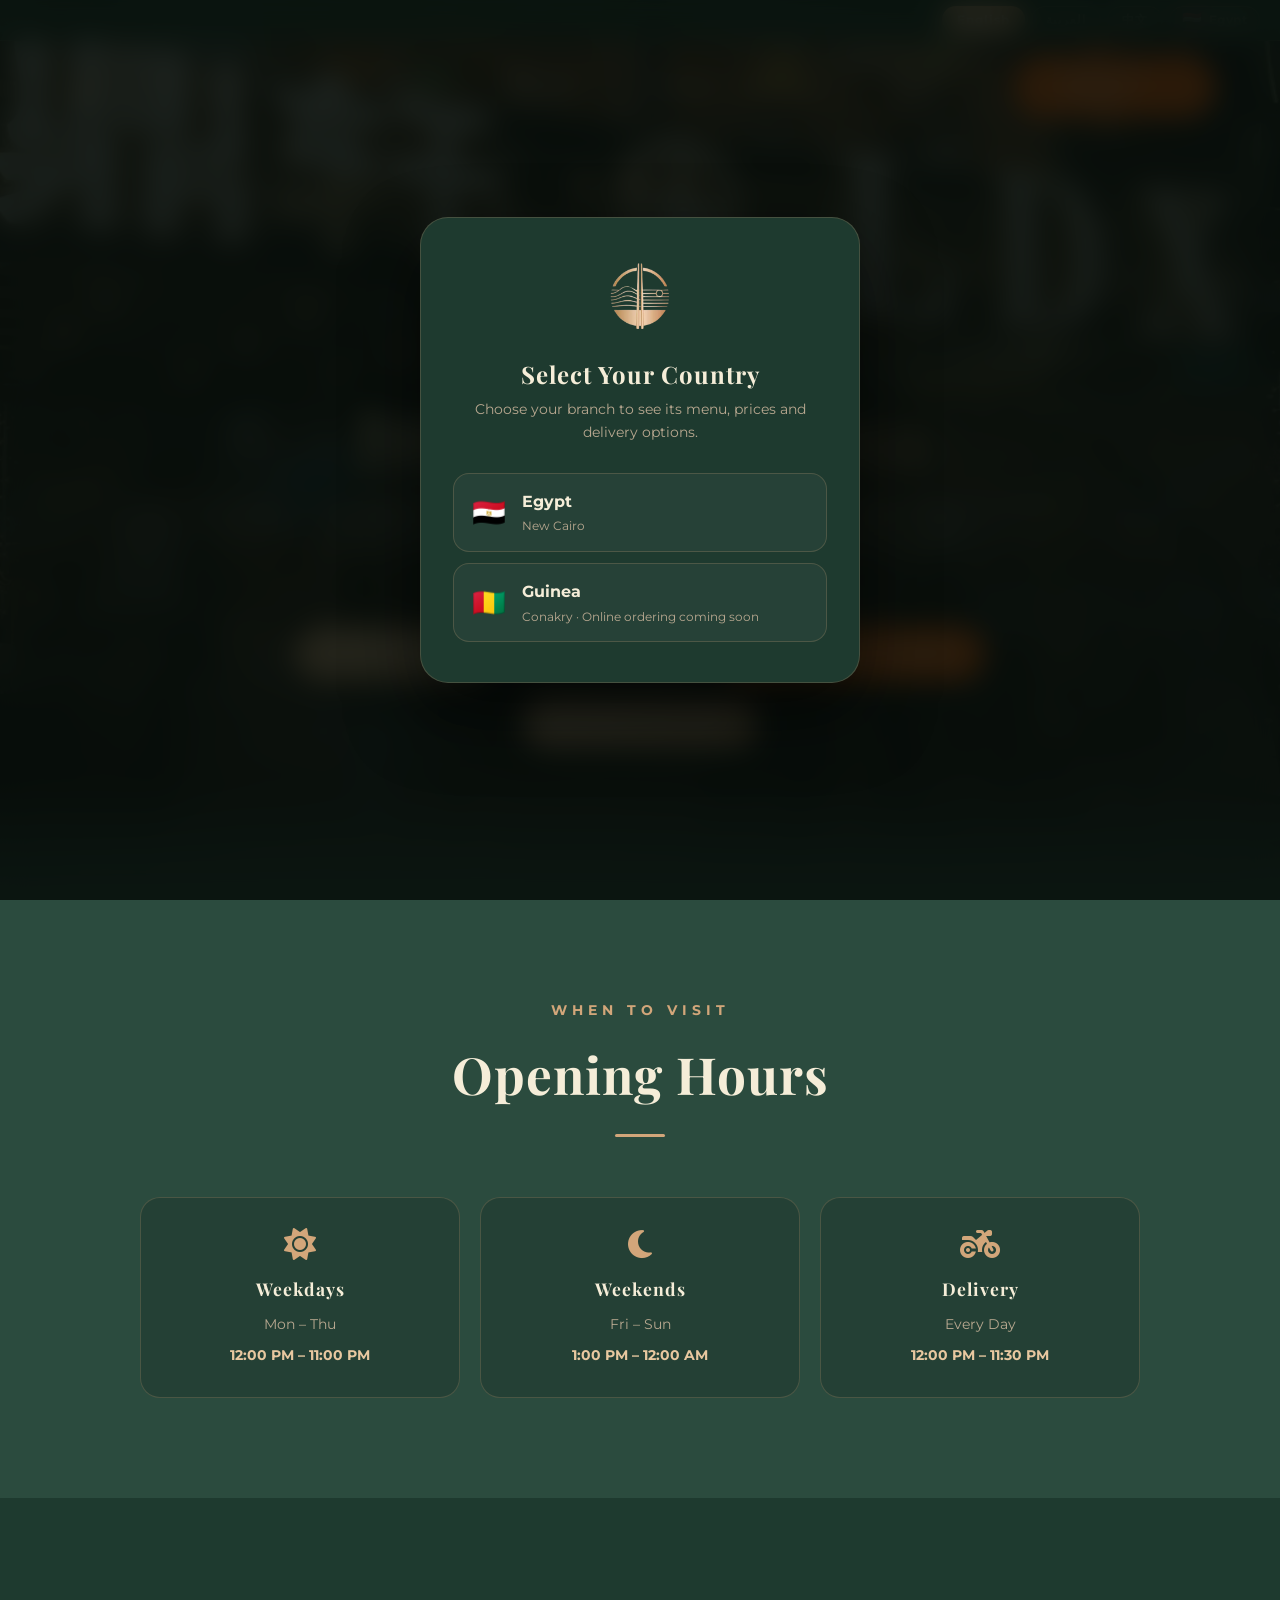
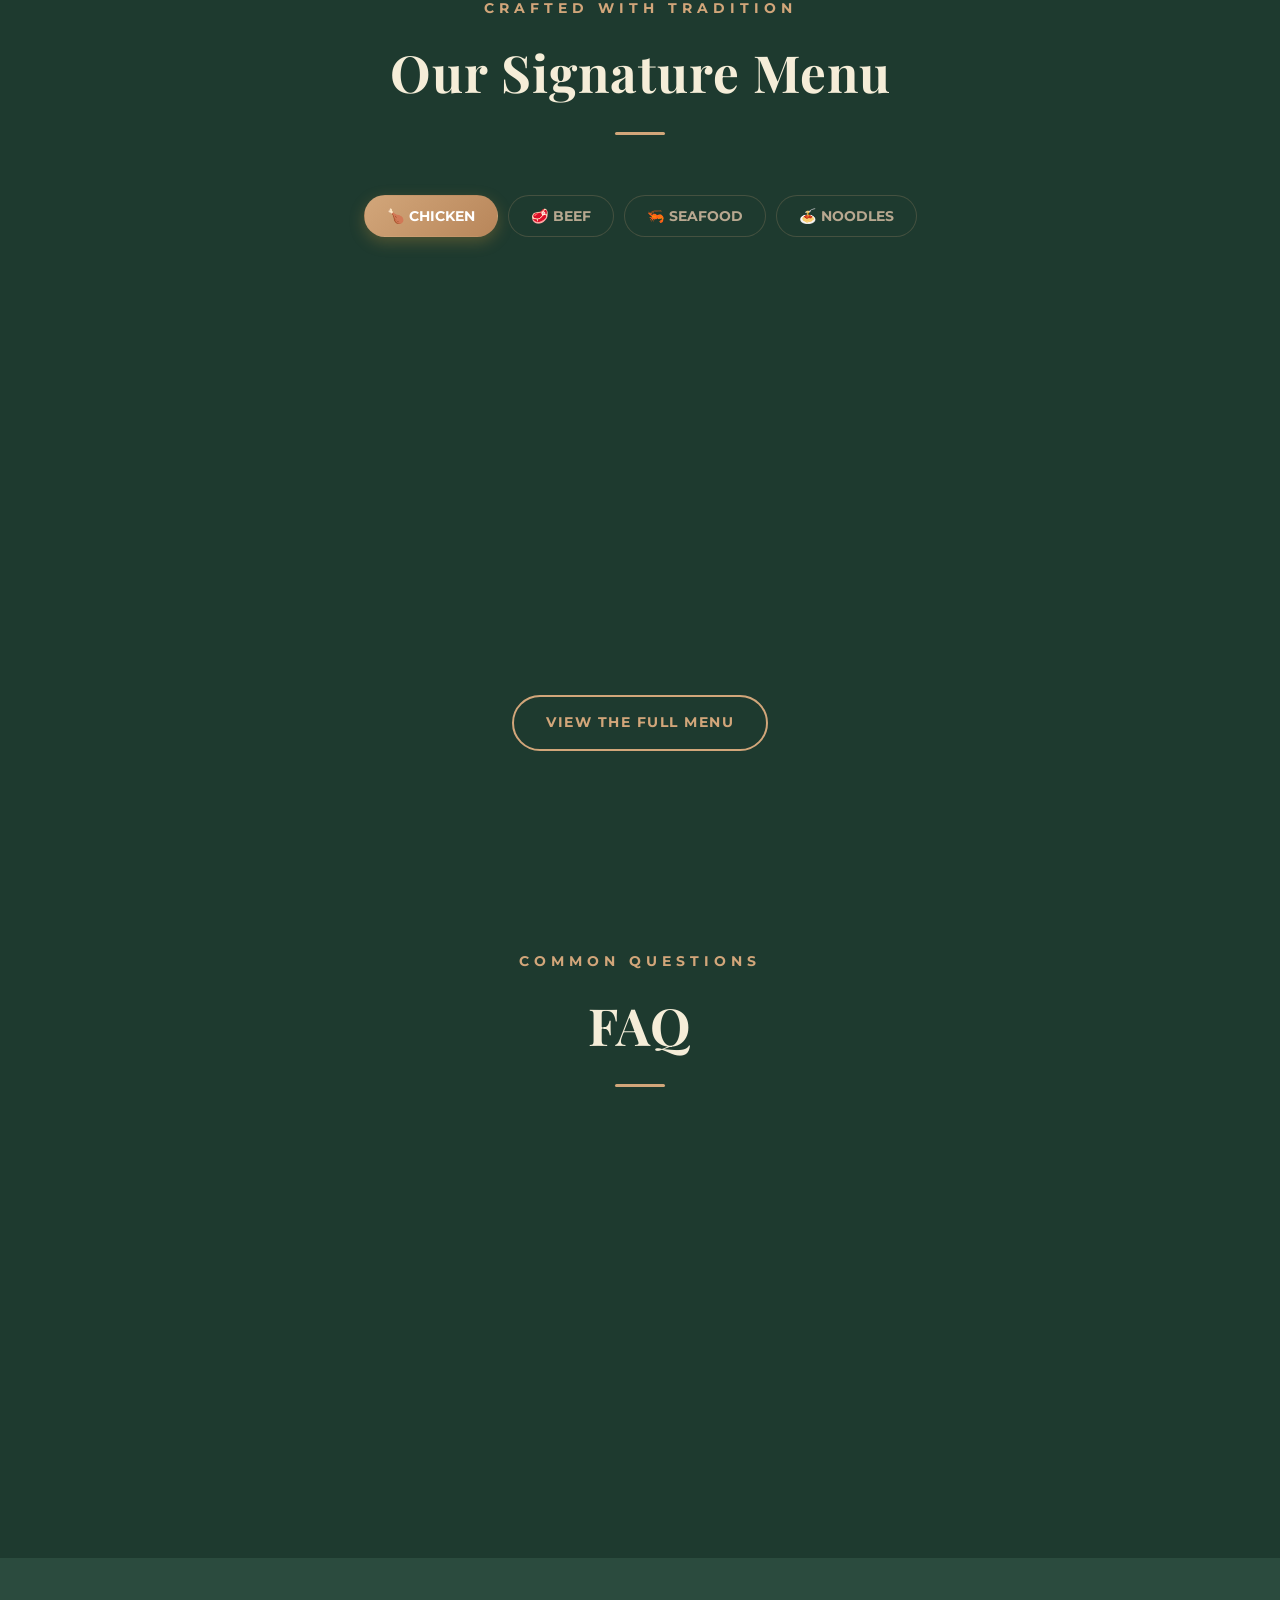
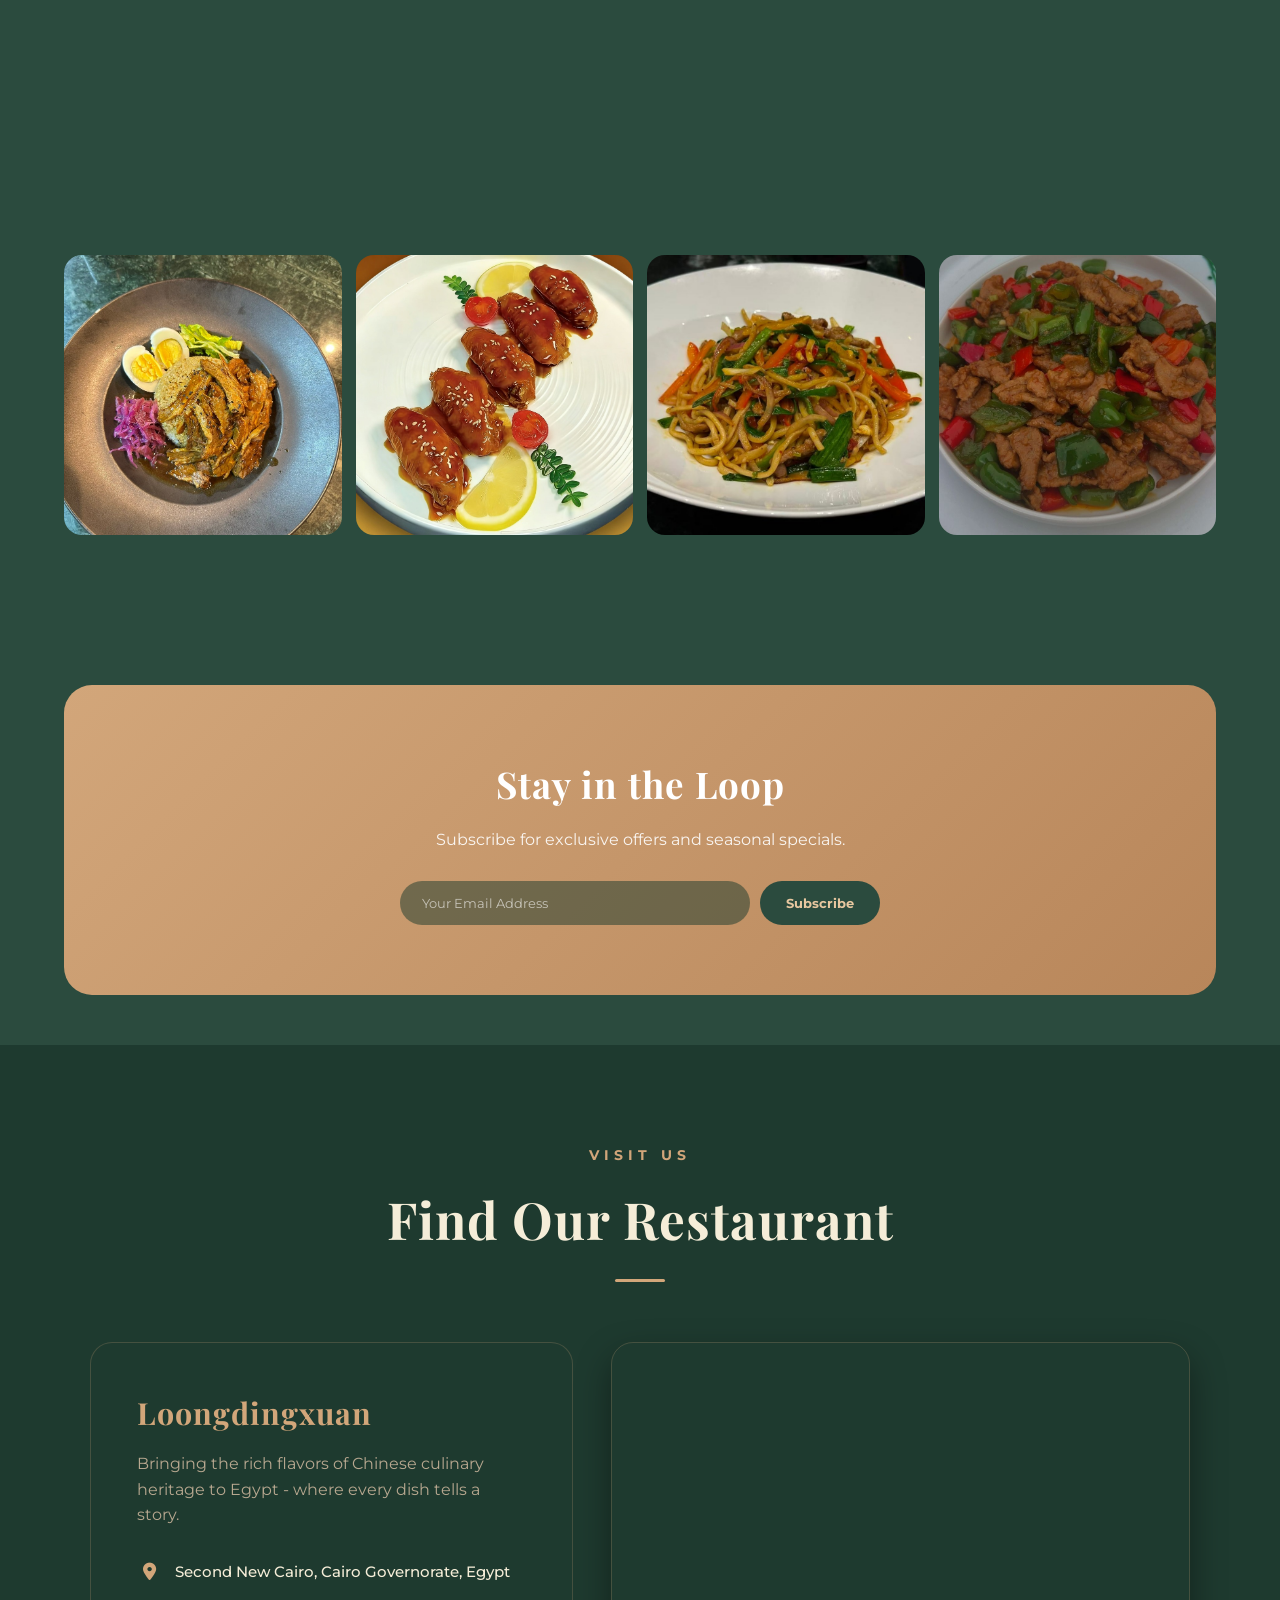
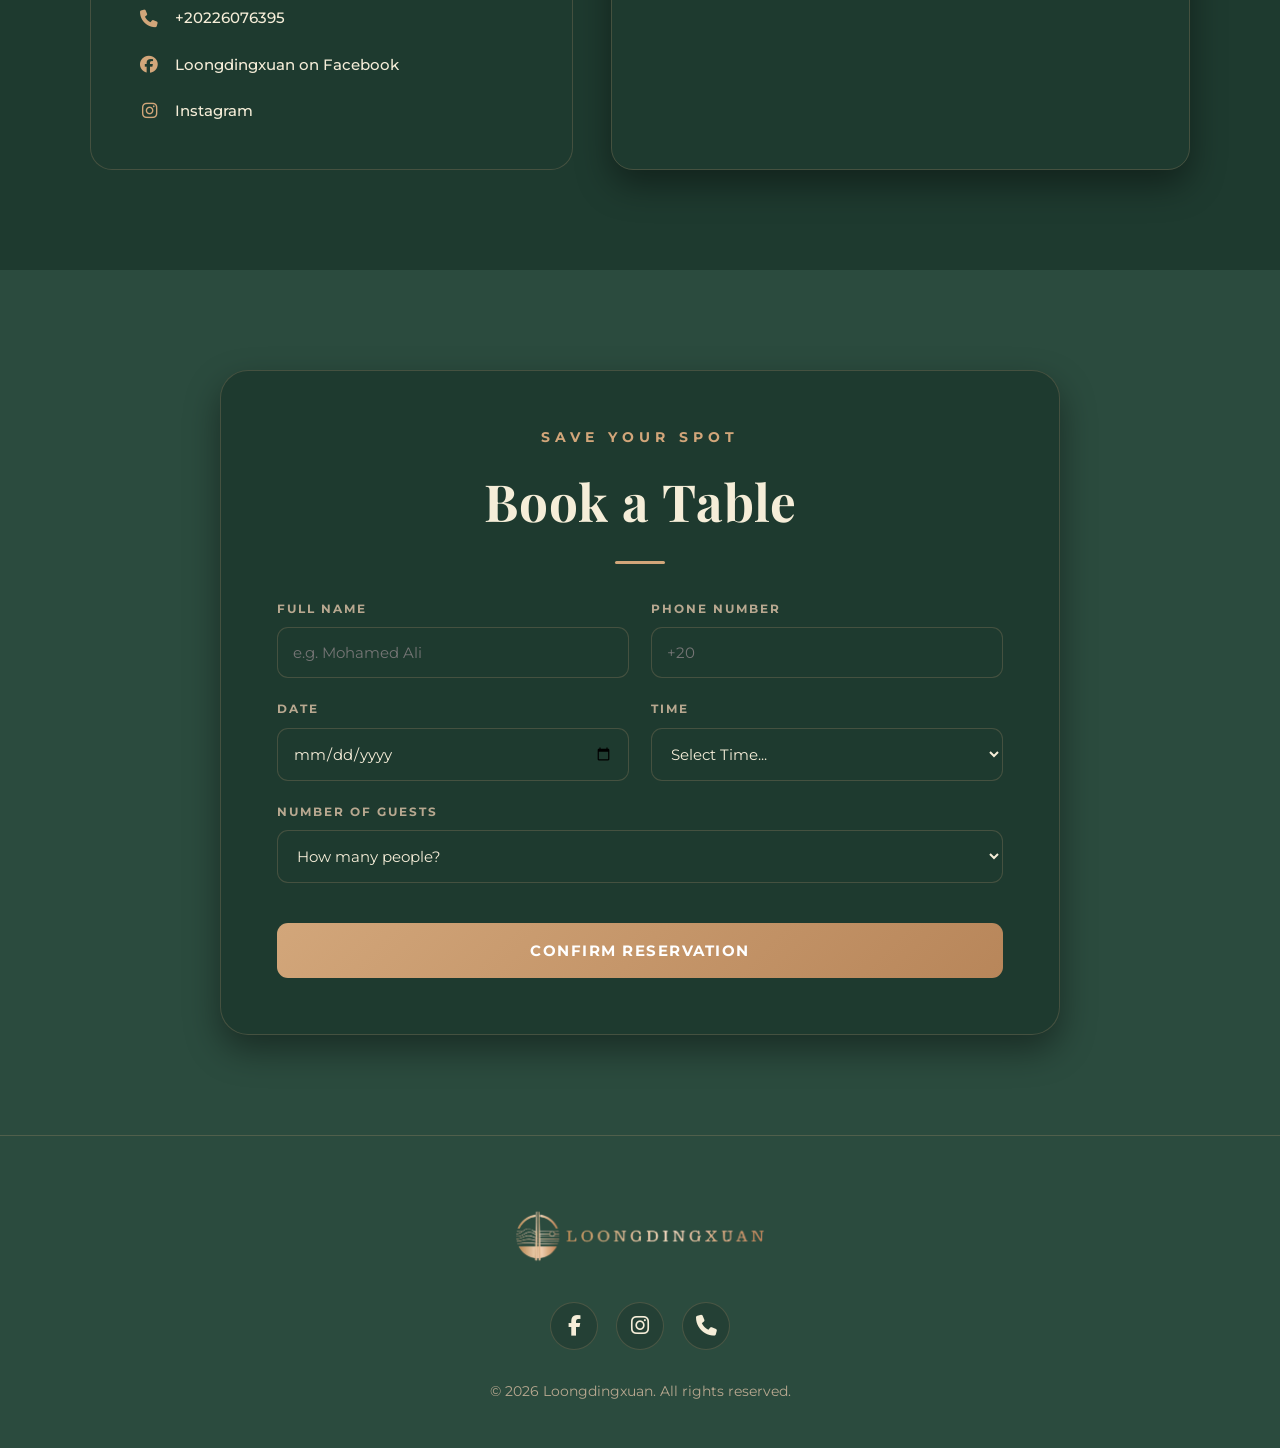
<file: index.html>
<!DOCTYPE html>
<html lang="en">
<head>
    <meta charset="UTF-8">
    <meta name="viewport" content="width=device-width, initial-scale=1.0, maximum-scale=1.0, user-scalable=no">
    <meta name="description" data-tpl="{brand} ({zh}) - Authentic halal Chinese restaurant in {city}. Dine in, book a table, or order delivery." content="Loongdingxuan (龙鼎轩) - Authentic halal Chinese restaurant in New Cairo. Dine in, book a table, or order delivery.">
    <title data-tpl="{brand} | Authentic Chinese Restaurant">Loongdingxuan | Authentic Chinese Restaurant</title>
    <link rel="icon" type="image/png" href="images/logo.png">
    <link rel="preconnect" href="https://fonts.googleapis.com">
    <link rel="preconnect" href="https://fonts.gstatic.com" crossorigin>
    <link href="https://fonts.googleapis.com/css2?family=Playfair+Display:wght@500;700&family=Montserrat:wght@400;600;700&family=Noto+Serif+SC:wght@400;700&family=Noto+Kufi+Arabic:wght@400;700&display=swap" rel="stylesheet">
    <link rel="stylesheet" href="https://cdnjs.cloudflare.com/ajax/libs/font-awesome/6.5.2/css/all.min.css">
    <link rel="stylesheet" href="country.css">
    <style>
        :root{--font-main:'Montserrat',sans-serif;--font-serif:'Playfair Display',serif;}

        :root {
            --bg-main: #2B4B3E;
            --bg-sec: #1e3a2f;
            --accent: #D2A67A;
            --accent-light: #e8c8a0;
            --cream: #FDEBD2;
            --text-main: #F5EDD8;
            --text-muted: #b8a890;
            --border-thin: rgba(210,166,122,0.22);
            --trans: all 0.4s cubic-bezier(0.25,0.8,0.25,1);
            --shadow: 0 15px 35px rgba(0,0,0,0.4);
            --gradient: linear-gradient(135deg,#D2A67A 0%,#b8865a 100%);
            --gradient-gold: linear-gradient(135deg,#f0d4a0 0%,#D2A67A 50%,#b8865a 100%);
        }
        ::-webkit-scrollbar{width:6px}::-webkit-scrollbar-track{background:var(--bg-sec)}::-webkit-scrollbar-thumb{background:var(--accent);border-radius:10px}
        *{margin:0;padding:0;box-sizing:border-box;-webkit-tap-highlight-color:transparent}
        html{scroll-behavior:smooth}
        body{background:var(--bg-main);color:var(--text-main);font-family:var(--font-main);overflow-x:hidden;line-height:1.6}
        h1,h2,h3,h4{font-family:var(--font-serif);font-weight:700;letter-spacing:1px}
        a{text-decoration:none;transition:var(--trans);color:inherit}
        button{cursor:pointer;border:none;background:none;font-family:inherit;transition:var(--trans)}
        .lang-bar{position:fixed;top:0;left:0;width:100%;z-index:1001;display:flex;justify-content:flex-end;padding:6px 20px;gap:6px;background:rgba(13,11,8,0.88);backdrop-filter:blur(10px);border-bottom:1px solid var(--border-thin)}
        .lang-btn{padding:4px 14px;border-radius:20px;font-size:0.72rem;font-weight:700;letter-spacing:1px;color:var(--text-muted);border:1px solid var(--border-thin);background:transparent;transition:var(--trans)}
        .lang-btn:hover,.lang-btn.active{background:var(--gradient);color:#fff;border-color:transparent}
        .back-to-top{position:fixed;right:25px;bottom:25px;width:45px;height:45px;background:var(--gradient);color:#fff;display:flex;justify-content:center;align-items:center;border-radius:50%;z-index:9997;box-shadow:0 10px 20px rgba(0,0,0,0.3);transition:var(--trans);opacity:0;visibility:hidden;transform:translateY(20px)}
        .back-to-top.visible{opacity:1;visibility:visible;transform:translateY(0)}
        .back-to-top:hover{transform:translateY(-5px) scale(1.1)}
        #preloader{position:fixed;inset:0;background:var(--bg-main);z-index:9999;display:flex;justify-content:center;align-items:center;transition:opacity 0.6s ease,visibility 0.6s ease}
        .loader-dragon { display: flex; flex-direction: column; align-items: center; }
        .loader-logo { width: 120px; height: auto; animation: pulseLogo 1.5s ease-in-out infinite; }
        @keyframes pulseLogo { 0% { transform: scale(0.95); opacity: 0.6; } 50% { transform: scale(1.05); opacity: 1; } 100% { transform: scale(0.95); opacity: 0.6; } }
        nav{position:fixed;top:36px;width:100%;padding:18px 5%;display:flex;justify-content:space-between;align-items:center;z-index:1000;transition:var(--trans)}
        nav.scrolled{background:rgba(13,11,8,0.93);backdrop-filter:blur(15px);padding:10px 5%;border-bottom:1px solid var(--border-thin);box-shadow:0 5px 20px rgba(0,0,0,0.5)}
        .logo-img{height:44px;width:auto;object-fit:contain}
        .nav-links{display:flex;gap:22px;align-items:center}
        .nav-links a{color:var(--text-main);font-size:0.78rem;font-weight:600;text-transform:uppercase;letter-spacing:1.5px;position:relative}
        .nav-links a::after{content:'';position:absolute;bottom:-5px;left:0;width:0;height:2px;background:var(--accent);transition:var(--trans)}
        .nav-links a:hover::after{width:100%}
        .nav-links a:hover{color:var(--accent)}
        .hamburger{display:none;font-size:1.4rem;cursor:pointer;color:var(--text-main);z-index:1001}
        .nav-close{display:none}
        .btn-reserve,.btn-solid,.btn-outline{text-transform:uppercase;letter-spacing:1.5px;font-weight:700;display:inline-block;border-radius:50px;transition:var(--trans);font-size:0.75rem;padding:11px 22px;text-align:center}
        .btn-reserve{border:2px solid var(--accent);color:var(--accent)}
        .btn-reserve:hover{background:var(--accent);color:#fff}
        .btn-solid{background:var(--gradient);color:#fff;border:none;padding:15px 32px;font-size:0.85rem}
        .btn-solid:hover{transform:translateY(-3px);box-shadow:0 10px 20px rgba(201,148,58,0.4)}
        .btn-outline{background:transparent;color:var(--accent);padding:15px 32px;border:2px solid var(--accent);font-size:0.85rem}
        .btn-outline:hover{background:var(--accent);color:#fff;transform:translateY(-3px)}
        .btn-talabat{background:#FF6000;color:#fff !important;border:none;padding:11px 20px;border-radius:50px;display:inline-flex;align-items:center;gap:8px;font-size:0.75rem;font-weight:700;letter-spacing:1.5px;text-transform:uppercase;transition:var(--trans)}
        .btn-talabat:hover{background:#e05500;transform:translateY(-3px);box-shadow:0 10px 20px rgba(255,96,0,0.4)}
        .btn-talabat svg{flex-shrink:0}
        .hero-btns .btn-talabat{padding:15px 28px;font-size:0.85rem}
        .hero{height:100vh;display:flex;align-items:center;justify-content:center;text-align:center;position:relative;background:linear-gradient(rgba(13,11,8,0.4),rgba(13,11,8,0.88)),url('images/bg.jpg') center/cover}
        .hero::after{content:'';position:absolute;bottom:0;left:0;right:0;height:120px;background:linear-gradient(to bottom,transparent,#2B4B3E);pointer-events:none;z-index:0}
        .hero-content{z-index:1;max-width:900px;padding:0 20px}
        .hero-chinese{display:block;font-family:'Noto Serif SC',serif;font-size:clamp(1.6rem,4vw,2.5rem);color:var(--accent);margin-bottom:8px;letter-spacing:12px;opacity:0.85}
        .hero-subtitle{display:block;margin-bottom:15px;font-size:0.85rem;color:var(--accent-light);letter-spacing:7px;text-transform:uppercase;font-weight:700}
        .hero h1{font-size:clamp(2.6rem,8vw,5rem);margin-bottom:20px;line-height:1.05;text-shadow:0 10px 30px rgba(0,0,0,0.6)}
        .hero h1 span{background:var(--gradient-gold);-webkit-background-clip:text;-webkit-text-fill-color:transparent;background-clip:text}
        .hero p{color:#d4c9b0;margin:0 auto 40px;font-size:clamp(0.95rem,2.5vw,1.15rem);max-width:640px;font-weight:400}
        .hero-btns{display:flex;justify-content:center;gap:15px;flex-wrap:wrap}
        .reveal{opacity:0;transform:translateY(40px);transition:all 0.8s cubic-bezier(0.25,0.8,0.25,1)}
        .reveal.active{opacity:1;transform:translateY(0)}
        .section{padding:100px 5%}
        .sec-header{text-align:center;margin-bottom:60px}
        .sec-header span{color:var(--accent);font-size:0.85rem;letter-spacing:5px;text-transform:uppercase;font-weight:700;display:block;margin-bottom:12px}
        .sec-header h2{font-size:clamp(2rem,6vw,3.2rem);position:relative;display:inline-block}
        .divider{width:50px;height:3px;background:var(--accent);margin:18px auto 0;border-radius:10px}
        .hours-grid{display:grid;grid-template-columns:repeat(auto-fit,minmax(200px,1fr));gap:20px;max-width:1000px;margin:0 auto;text-align:center}
        .hour-card{padding:30px;background:var(--bg-sec);border-radius:20px;border:1px solid var(--border-thin);transition:var(--trans)}
        .hour-card:hover{border-color:var(--accent);transform:scale(1.05)}
        .hour-card i{font-size:2rem;color:var(--accent);margin-bottom:15px}
        .hour-card h4{margin-bottom:10px;font-size:1.1rem}
        .hour-card p{color:var(--text-muted);font-size:0.9rem}
        .hour-card strong{color:var(--accent-light);display:block;margin-top:8px;font-size:0.9rem}
        .menu-container{max-width:1200px;margin:0 auto}
        .menu-tabs{display:flex;justify-content:center;flex-wrap:wrap;gap:10px;margin-bottom:50px}
        .menu-tab{color:var(--text-muted);font-size:0.88rem;font-weight:700;text-transform:uppercase;padding:11px 22px;border-radius:50px;background:var(--bg-sec);border:1px solid var(--border-thin)}
        .menu-tab.active{color:#fff;background:var(--gradient);border-color:transparent;box-shadow:0 5px 15px rgba(201,148,58,0.3)}
        .menu-cat{display:none;animation:fadeIn 0.6s ease-out}
        .menu-cat.active{display:grid;grid-template-columns:repeat(auto-fit,minmax(340px,1fr));gap:22px}
        @keyframes fadeIn{from{opacity:0;transform:scale(0.98)}to{opacity:1;transform:scale(1)}}
        .menu-item{display:flex;align-items:center;gap:18px;padding:18px;border-radius:18px;background:var(--bg-sec);border:1px solid transparent;transition:var(--trans)}
        .menu-item:hover{border-color:var(--border-thin);transform:translateY(-6px);box-shadow:var(--shadow)}
        .menu-img-wrapper{width:95px;height:95px;flex-shrink:0;overflow:hidden;border-radius:14px}
        .menu-img{width:100%;height:100%;object-fit:cover;transition:var(--trans)}
        .menu-item:hover .menu-img{transform:scale(1.12)}
        .menu-content{flex-grow:1}
        .menu-head{display:flex;justify-content:space-between;align-items:baseline;margin-bottom:7px;gap:8px}
        .menu-name{font-size:1rem;font-weight:700;color:var(--text-main)}
        .menu-badge{background:var(--accent);color:#fff;font-size:0.58rem;padding:3px 8px;border-radius:50px;margin-left:6px;vertical-align:middle;text-transform:uppercase;white-space:nowrap}
        .menu-price{color:var(--accent);font-size:1rem;font-weight:700;white-space:nowrap}
        .menu-desc{font-size:0.82rem;color:var(--text-muted);line-height:1.5}
        .bg-sec{background:var(--bg-sec)}
        .grid-auto{display:grid;max-width:1200px;margin:0 auto;gap:22px;grid-template-columns:repeat(auto-fit,minmax(290px,1fr))}
        .card{padding:38px;border-radius:22px;border:1px solid var(--border-thin);background:var(--bg-main);transition:var(--trans);position:relative;overflow:hidden}
        .card:hover{transform:translateY(-8px);border-color:var(--accent);box-shadow:var(--shadow)}
        .stars{color:#FFD700;margin-bottom:18px;font-size:0.85rem}
        .card p{font-size:0.95rem;margin-bottom:22px;color:#d4c9b0;font-style:italic;line-height:1.7}
        .card strong{font-family:var(--font-serif);font-size:1.1rem;color:var(--accent);display:block}
        .gallery-grid{display:grid;grid-template-columns:repeat(auto-fill,minmax(270px,1fr));gap:14px;max-width:1200px;margin:0 auto}
        .gallery-item{position:relative;overflow:hidden;border-radius:18px;height:280px;cursor:pointer;display:block;}
        .gallery-item img{width:100%;height:100%;object-fit:cover;transition:transform 0.8s cubic-bezier(0.25,0.8,0.25,1)}
        .gallery-item:hover img{transform:scale(1.14)}
        .gallery-overlay{position:absolute;inset:0;background:rgba(201,148,58,0.8);display:flex;justify-content:center;align-items:center;opacity:0;transition:var(--trans)}
        .gallery-item:hover .gallery-overlay{opacity:1}
        .gallery-overlay i{color:#fff;font-size:2.3rem;transform:translateY(28px);transition:var(--trans)}
        .gallery-item:hover .gallery-overlay i{transform:translateY(0)}
        .faq-container{max-width:800px;margin:0 auto}
        .faq-item{margin-bottom:14px;border-radius:14px;background:var(--bg-sec);border:1px solid var(--border-thin);overflow:hidden}
        .faq-question{padding:18px 20px;cursor:pointer;display:flex;justify-content:space-between;align-items:center;font-weight:600;transition:var(--trans)}
        .faq-question:hover{color:var(--accent)}
        .faq-answer{padding:0 20px;max-height:0;overflow:hidden;transition:all 0.4s ease;color:var(--text-muted);font-size:0.88rem}
        .faq-item.open .faq-answer{padding:0 20px 18px;max-height:200px}
        .faq-item.open .faq-question i{transform:rotate(180deg);color:var(--accent)}
        .newsletter{background:var(--gradient);padding:70px 5%;text-align:center;border-radius:28px;margin:50px 5%;color:#fff}
        .newsletter h2{font-size:2.3rem;margin-bottom:14px}
        .newsletter p{margin-bottom:28px;opacity:0.9}
        .news-form{max-width:480px;margin:0 auto;display:flex;gap:10px}
        .news-form input{flex:1;padding:14px 22px;border-radius:50px;border:none;outline:none;font-family:inherit;background:rgba(13,11,8,0.35);color:#fff}
        .news-form input::placeholder{color:rgba(255,255,255,0.6)}
        .news-form button{background:var(--bg-main);color:var(--accent-light);padding:14px 26px;border-radius:50px;font-weight:700}
        .news-form button:hover{background:#000}
        .loc-container{max-width:1100px;margin:0 auto;display:grid;grid-template-columns:1fr 1.2fr;gap:38px;align-items:stretch}
        .loc-info{padding:46px;background:var(--bg-sec);border-radius:22px;border:1px solid var(--border-thin);display:flex;flex-direction:column;justify-content:center}
        .contact-links{display:flex;flex-direction:column;gap:22px;margin-top:32px}
        .contact-links a{font-size:0.95rem;display:flex;align-items:center;gap:14px;font-weight:500}
        .contact-links a:hover{color:var(--accent);transform:translateX(8px)}
        .contact-links i{color:var(--accent);width:24px;text-align:center;font-size:1.1rem}
        .map-wrapper{width:100%;min-height:380px;border-radius:22px;overflow:hidden;border:1px solid var(--border-thin);box-shadow:var(--shadow)}
        .map-wrapper iframe{width:100%;height:100%;border:0}
        .res-container{max-width:840px;margin:0 auto;background:var(--bg-sec);padding:56px;border-radius:28px;border:1px solid var(--border-thin);box-shadow:var(--shadow)}
        .form-grid{display:grid;grid-template-columns:repeat(2,1fr);gap:22px}
        .input-grp{display:flex;flex-direction:column}
        .input-grp label{font-size:0.72rem;color:var(--text-muted);text-transform:uppercase;font-weight:700;margin-bottom:9px;letter-spacing:2px}
        .input-grp input,.input-grp select{background:var(--bg-main);border:1px solid var(--border-thin);color:var(--text-main);padding:15px;font-family:inherit;font-size:0.95rem;outline:none;border-radius:11px;transition:var(--trans)}
        .input-grp select option{background:var(--bg-main)}
        .input-grp input:focus,.input-grp select:focus{border-color:var(--accent);box-shadow:0 0 0 4px rgba(201,148,58,0.1)}
        .btn-submit{grid-column:1/-1;margin-top:18px;padding:18px;font-size:0.95rem;border-radius:11px}
        footer{padding:70px 5% 36px;text-align:center;background:var(--bg-main);border-top:1px solid var(--border-thin)}
        .footer-logo{height:60px;width:auto;margin-bottom:28px;object-fit:contain}
        .social-links{display:flex;justify-content:center;gap:18px;margin-bottom:30px}
        .social-links a{width:48px;height:48px;border:1px solid var(--border-thin);border-radius:50%;display:flex;justify-content:center;align-items:center;font-size:1.3rem;background:var(--bg-sec)}
        .social-links a:hover{background:var(--gradient);border-color:transparent;color:#fff;transform:translateY(-7px) rotate(360deg);box-shadow:0 10px 20px rgba(201,148,58,0.3)}
        footer p{font-size:0.88rem;color:var(--text-muted);margin-bottom:10px}
        body.rtl{direction:rtl;text-align:right}
        body.rtl .nav-links{flex-direction:row-reverse}
        body.rtl .contact-links a:hover{transform:translateX(-8px)}
        body.rtl .lang-bar{flex-direction:row-reverse;justify-content:flex-start}
        body.rtl .menu-item{flex-direction:row-reverse}
        body.rtl .menu-head{flex-direction:row-reverse}
        body.rtl .faq-question{flex-direction:row-reverse}
        body.rtl .nav-links a::after{left:auto;right:0}
        @media(max-width:992px){.menu-cat{grid-template-columns:1fr}.loc-container{grid-template-columns:1fr}.loc-info{padding:36px;order:2}.map-wrapper{min-height:320px;order:1}}
        @media(max-width:768px){nav{padding:12px 5%}.nav-links{position:fixed;top:0;right:-100%;width:82%;height:100vh;background:var(--bg-sec);flex-direction:column;justify-content:center;transition:0.6s cubic-bezier(0.77,0.2,0.05,1.0);box-shadow:-15px 0 40px rgba(0,0,0,0.7);z-index:1200;overflow-y:auto;overscroll-behavior:contain;padding:80px 0 40px}.nav-links.active{right:0}.nav-links a{font-size:1.4rem;margin:12px 0}.hamburger{display:block}.nav-close{display:flex;align-items:center;gap:8px;position:absolute;top:24px;left:24px;font-size:0.85rem;font-weight:700;color:var(--accent);background:none;border:none;cursor:pointer;letter-spacing:1.5px;text-transform:uppercase;padding:6px}.hero h1{font-size:2.8rem}.hero p{font-size:0.95rem;padding:0 10px}.hero-btns{flex-direction:column;align-items:stretch;padding:0 20px;width:100%}.hero-btns .btn-solid,.hero-btns .btn-outline,.hero-btns .btn-talabat{margin:0;width:100%;justify-content:center}.section{padding:75px 5%}.news-form{flex-direction:column;border-radius:18px}.news-form input,.news-form button{width:100%;border-radius:14px}.res-container{padding:36px 22px;border-radius:18px}.form-grid{grid-template-columns:1fr;gap:18px}.back-to-top{right:18px;bottom:18px;width:40px;height:40px}body.rtl .nav-links{right:auto;left:-100%}body.rtl .nav-links.active{left:0}}


        /* Brand-accurate additional styles */
        ::-webkit-scrollbar-track{background:#1e3a2f !important}
        #preloader{background:#2B4B3E !important}
        .loader-spinner{border-color:rgba(210,166,122,0.2) !important;border-top-color:#D2A67A !important}
        nav.scrolled{background:rgba(27,58,44,0.95) !important}
        .lang-bar{background:rgba(27,58,44,0.92) !important}
        .menu-item{background:#244035 !important}
        .card{background:#244035 !important}
        .hour-card{background:#244035 !important}
        .faq-item{background:#244035 !important}
        .news-form input{background:rgba(27,58,44,0.5) !important}
        .input-grp input,.input-grp select{background:#1e3a2f !important}
        .social-links a{background:#244035 !important}
        /* Ornamental brand divider */
        .brand-ornament{display:flex;align-items:center;justify-content:center;gap:12px;margin:0 auto;opacity:0.7}
        .brand-ornament::before,.brand-ornament::after{content:'';flex:1;max-width:80px;height:1px;background:var(--accent)}
        .brand-ornament-icon{color:var(--accent);font-size:1rem}
        /* Tagline styling */
        .hero-halal{display:inline-flex;align-items:center;gap:8px;margin-bottom:18px;padding:6px 16px;border-radius:50px;border:1px solid var(--border-thin);background:rgba(210,166,122,0.1);color:var(--accent-light);font-size:0.68rem;font-weight:700;letter-spacing:2px;text-transform:uppercase}
        .menu-emoji{width:100%;height:100%;display:flex;align-items:center;justify-content:center;font-size:2.2rem;background:linear-gradient(135deg,var(--bg-main),var(--bg-sec))}
        .menu-code{font-size:0.62rem;font-weight:700;letter-spacing:1.5px;color:var(--accent);opacity:0.75;display:block;margin-bottom:2px}
        .brand-tagline{font-size:0.72rem;letter-spacing:4px;color:var(--accent-light);text-transform:uppercase;opacity:0.85}
        /* Input select option */
        .input-grp select option{background:#2B4B3E}

    </style>
</head>
<body class="">
    <div id="preloader"><div class="loader-dragon"><img src="images/logo.png" alt="Logo" class="loader-logo"></div>
<script>
/* The preloader hides itself, before any other script runs and regardless of
   whether they succeed. Nothing downstream can trap the page on this screen. */
(function () {
    var p = document.getElementById('preloader');
    if (!p) return;
    var gone = false;
    function hide() {
        if (gone) return;
        gone = true;
        p.classList.add('hidden');
        p.style.opacity = '0';
        p.style.visibility = 'hidden';
        setTimeout(function () { if (p.parentNode) p.parentNode.removeChild(p); }, 600);
    }
    setTimeout(hide, 1500);
    window.addEventListener('load', function () { setTimeout(hide, 200); });
    window.addEventListener('error', hide);          // a dead script must not hold the page
})();
</script></div>
    <button class="back-to-top" id="topBtn" onclick="window.scrollTo({top:0,behavior:'smooth'})"><i class="fas fa-arrow-up"></i></button>
    <div class="lang-bar" id="lang-bar"></div>
    <nav id="nav">
        <a href="#home"><img src="[data-uri]" class="logo-img" alt="Loongdingxuan Logo"></a>
        <div class="nav-links" id="links">
            <button class="nav-close" id="navClose"><i class="fas fa-arrow-left"></i> Back</button>
            <a href="#home">Home</a>
            <a href="#menu">Menu</a>
            <a href="menu.html"><i class="fas fa-utensils" style="margin-right:4px;"></i>Order Menu</a>
            <a href="order.html"><i class="fas fa-bag-shopping" style="margin-right:4px;"></i>Order Online</a>
            <a href="#gallery">Gallery</a>
            <a href="#contact">Location</a>
            <a href="#res" class="btn-reserve">Book a Table</a>
            <a href="https://www.talabat.com/egypt/restaurant/799867/loongdingxuan-el-rehab-city-1?aid=7600" target="_blank" class="btn-talabat"><img src="images/t_logo.svg" style="height:20px;width:20px;border-radius:5px;object-fit:contain;" alt="Talabat"> Order on Talabat</a>
        </div>
        <div class="hamburger" id="ham"><i class="fas fa-bars"></i></div>
    </nav>
    <main>
        <section class="hero" id="home">
            <div class="hero-content">
                <span class="hero-chinese reveal" id="brand-zh">龙鼎轩</span>
                <span class="hero-subtitle reveal">Authentic Chinese Cuisine</span>
                <span class="hero-halal reveal"><i class="fas fa-certificate"></i> Halal Certified</span>
                <h1 class="reveal">A Taste of <br><span>Imperial China</span></h1>
                <p class="reveal">Experience centuries of culinary tradition - from hand-crafted dim sum to slow-braised masterpieces, served with the warmth of true Chinese hospitality.</p>
                <div class="hero-btns reveal">
                    <a href="#menu" class="btn-solid">Explore Menu</a>
                    <a href="#res" class="btn-outline">Book a Table</a>
                    <a href="https://www.talabat.com/egypt/restaurant/799867/loongdingxuan-el-rehab-city-1?aid=7600" target="_blank" class="btn-talabat"><img src="images/t_logo.svg" style="height:22px;width:22px;border-radius:5px;object-fit:contain;" alt="Talabat"> Order on Talabat</a>
                    <a href="menu.html" class="btn-solid" style="background:var(--gradient);"><i class="fas fa-bag-shopping" style="margin-right:8px;"></i>Order Delivery</a>
                </div>
            </div>
        </section>
        <section class="section">
            <div class="sec-header reveal"><span>When to Visit</span><h2>Opening Hours</h2><div class="divider"></div></div>
            <div class="hours-grid" id="hours-grid">
                <div class="hour-card reveal"><i class="fas fa-sun"></i><h4>Weekdays</h4><p>Mon – Thu</p><strong>12:00 PM – 11:00 PM</strong></div>
                <div class="hour-card reveal"><i class="fas fa-moon"></i><h4>Weekends</h4><p>Fri – Sun</p><strong>1:00 PM – 12:00 AM</strong></div>
                <div class="hour-card reveal"><i class="fas fa-motorcycle"></i><h4>Delivery</h4><p>Every Day</p><strong>12:00 PM – 11:30 PM</strong></div>
            </div>
        </section>
        <section class="section bg-sec" id="menu">
            <div class="sec-header reveal"><span>Crafted with Tradition</span><h2>Our Signature Menu</h2><div class="divider"></div></div>
            <div class="menu-container">
                <div class="menu-tabs reveal" id="menu-tabs"></div>
                <div id="menu-cats"></div>
                <div style="text-align:center;margin-top:40px" class="reveal"><a href="menu.html" class="btn-outline">View the full menu</a></div>
            </div>
        </section>
                <section class="section bg-sec">
            <div class="sec-header reveal"><span>Common Questions</span><h2>FAQ</h2><div class="divider"></div></div>
            <div class="faq-container"><div class="faq-item reveal"><div class="faq-question">Do you offer vegetarian or halal options? <i class="fas fa-chevron-down"></i></div><div class="faq-answer">Yes. More than 15 dishes on our menu are fully vegetarian, and every meat we serve is halal.</div></div><div class="faq-item reveal"><div class="faq-question">Do you serve pork or alcohol? <i class="fas fa-chevron-down"></i></div><div class="faq-answer">No. Our kitchen is fully halal certified (清真) — we serve no pork and no alcohol.</div></div><div class="faq-item reveal"><div class="faq-question">Do you cater for large group bookings? <i class="fas fa-chevron-down"></i></div><div class="faq-answer">Absolutely! We welcome family gatherings and corporate events. Contact us to plan your event.</div></div><div class="faq-item reveal"><div class="faq-question">Do I need a reservation on weekends? <i class="fas fa-chevron-down"></i></div><div class="faq-answer">Weekends are popular - we recommend booking in advance to guarantee your spot.</div></div></div>
        </section>
        <section class="section" id="gallery">
            <div class="sec-header reveal"><span>Our World</span><h2>Gallery</h2><div class="divider"></div></div>
            <div class="gallery-grid">
                <a href="https://www.instagram.com/p/DT-OiZ7DuEG/?img_index=1" target="_blank" class="gallery-item reveal"><img src="images/dish1.jpg" alt="Dish 1" loading="lazy"><div class="gallery-overlay"><i class="fab fa-instagram"></i></div></a>
                <a href="https://www.instagram.com/p/DUjFHRnjad4/" target="_blank" class="gallery-item reveal"><img src="images/dish2.jpg" alt="Dish 2" loading="lazy"><div class="gallery-overlay"><i class="fab fa-instagram"></i></div></a>
                <a href="https://www.instagram.com/p/DUToTQpjAtV/" target="_blank" class="gallery-item reveal"><img src="images/dish3.jpg" alt="Dish 3" loading="lazy"><div class="gallery-overlay"><i class="fab fa-instagram"></i></div></a>
                <a href="https://www.instagram.com/p/DUYpCdkjqgm/?img_index=1" target="_blank" class="gallery-item reveal"><img src="images/dish4.jpg" alt="Dish 4" loading="lazy"><div class="gallery-overlay"><i class="fab fa-instagram"></i></div></a>
            </div>
        </section>
        <section class="newsletter reveal">
            <h2>Stay in the Loop</h2><p>Subscribe for exclusive offers and seasonal specials.</p>
            <form class="news-form" onsubmit="event.preventDefault();alert('Thank you for subscribing!');this.reset();">
                <input type="email" placeholder="Your Email Address" required>
                <button type="submit">Subscribe</button>
            </form>
        </section>
        <section class="section bg-sec" id="contact">
            <div class="sec-header reveal"><span>Visit Us</span><h2>Find Our Restaurant</h2><div class="divider"></div></div>
            <div class="loc-container reveal">
                <div class="loc-info">
                    <h3 style="font-size:1.9rem;margin-bottom:14px;color:var(--accent)" id="brand-about">Loongdingxuan</h3>
                    <p style="color:var(--text-muted);font-size:1rem">Bringing the rich flavors of Chinese culinary heritage to Egypt - where every dish tells a story.</p>
                    <div class="contact-links" id="contact-links"></div>
                </div>
                <div class="map-wrapper">
                    <iframe id="branch-map" src="" allowfullscreen="" loading="lazy" referrerpolicy="no-referrer-when-downgrade"></iframe>
                </div>
            </div>
        </section>
        <section class="section" id="res">
            <div class="res-container reveal">
                <div class="sec-header" style="margin-bottom:36px"><span>Save Your Spot</span><h2>Book a Table</h2><div class="divider"></div></div>
                <form class="form-grid" id="reservationForm">
                    <div class="input-grp"><label>Full Name</label><input type="text" placeholder="e.g. Mohamed Ali" required></div>
                    <div class="input-grp"><label>Phone Number</label><input type="tel" placeholder="+20" required></div>
                    <div class="input-grp"><label>Date</label><input type="date" required></div>
                    <div class="input-grp"><label>Time</label>
                        <select required><option value="" disabled selected>Select Time...</option>
                        <option>1:00 PM</option><option>2:00 PM</option><option>3:00 PM</option><option>4:00 PM</option><option>5:00 PM</option><option>6:00 PM</option><option>7:00 PM</option><option>8:00 PM</option><option>9:00 PM</option><option>10:00 PM</option>
                        </select>
                    </div>
                    <div class="input-grp" style="grid-column:1/-1"><label>Number of Guests</label>
                        <select required><option value="" disabled selected>How many people?</option>
                        <option>1</option><option>2</option><option>3</option><option>4</option><option>5</option><option>6+</option>
                        </select>
                    </div>
                    <button type="submit" class="btn-submit btn-solid">Confirm Reservation</button>
                </form>
            </div>
        </section>
    </main>
    <footer>
        <img src="[data-uri]" class="footer-logo" alt="Loongdingxuan Logo">
        <div class="social-links" id="social-links"></div>
        <p>&copy; <span id="yr"></span> <span id="brand-footer">Loongdingxuan</span>. All rights reserved.</p>
    </footer>
    <script src="countries.js"></script>
    <script src="i18n.js"></script>
    <script src="country.js"></script>
    <script src="menu-data.js"></script>
    <script>
        // Marketing menu, rendered from the shared menu data (menu-data.js).
        var HOME_LANG = 'en';
        var BRANCH;
        var HOME_CATS = ['chicken','beef','seafood','noodles'];
        function renderHomeMenu(){
            var tabs = document.getElementById('menu-tabs');
            var cats = document.getElementById('menu-cats');
            var menu = menuFor(BRANCH);
            var T = I18N[HOME_LANG].menu;
            if(!tabs || !cats) return;
            // A branch whose menu has not been supplied hides the section
            // rather than showing an empty one.
            if(!menu){ var sec = document.getElementById('menu'); if(sec) sec.style.display='none'; return; }
            HOME_CATS.forEach(function(id, idx){
                var cat = menu.categories.filter(function(c){return c.id===id;})[0];
                if(!cat) return;
                tabs.insertAdjacentHTML('beforeend',
                    '<button class="menu-tab' + (idx===0?' active':'') + '" data-target="cat-' + id + '">' + cat.emoji + ' ' + menuCategoryName(cat, HOME_LANG) + '</button>');
                var items = menuItemsIn(menu, id).slice(0, 6).map(function(item){
                    var note = menuItemNote(item, HOME_LANG);
                    var img = menuItemImage(BRANCH.menuId, item);
                    return '<div class="menu-item reveal">'
                        + '<div class="menu-img-wrapper">' + (img
                              ? '<img src="' + img + '" alt="" class="menu-img" loading="lazy" decoding="async">'
                              : '<div class="menu-emoji">' + item.emoji + '</div>') + '</div>'
                        + '<div class="menu-content"><div class="menu-head">'
                        + '<span class="menu-name"><span class="menu-code">' + item.id + '</span>' + menuItemName(item, HOME_LANG)
                        + (item.spicy ? '<span class="menu-badge">' + T.spicyTag + '</span>' : '')
                        + '</span><span class="menu-price">' + formatMoney(BRANCH, HOME_LANG, item.price) + '</span></div>'
                        + (note ? '<p class="menu-desc">' + note + '</p>' : '')
                        + '</div></div>';
                }).join('');
                cats.insertAdjacentHTML('beforeend',
                    '<div class="menu-cat' + (idx===0?' active':'') + '" id="cat-' + id + '">' + items + '</div>');
            });
        }

        // The restaurant's name belongs to the branch: the Egyptian and Guinean
        // houses trade under different ones, and these pages are shared.
        function paintBrand(){
            var zh = brandName(BRANCH, 'zh');
            // The markup carries a real title and description so a visitor
            // (or a crawler) that never runs this script still sees a sensible
            // one; data-tpl is the same sentence with the branch left open.
            var t = document.querySelector('title');
            if (t && t.dataset.tpl) document.title = withBrand(t.dataset.tpl, BRANCH, HOME_LANG);
            var meta = document.querySelector('meta[name="description"]');
            if (meta && meta.dataset.tpl) meta.setAttribute('content', withBrand(meta.dataset.tpl, BRANCH, HOME_LANG));
            var set = function(id, v){ var el = document.getElementById(id); if (el) el.textContent = v; };
            set('brand-zh', zh);
            // Running text has always carried the Latin name, whatever the
            // edition; only the title, meta and hero logotype localize it.
            set('brand-about', brandName(BRANCH, 'latin'));
            set('brand-footer', brandName(BRANCH, 'latin'));
        }

        // Hours belong to the branch too. Only a branch that supplied them
        // paints over the markup, so a branch that did not keeps what it had.
        function paintHours(){
            var grid = document.getElementById('hours-grid');
            if (!grid || !BRANCH.hours) return;
            var H = I18N[HOME_LANG].home;
            var card = function(icon, label, span){
                return '<div class="hour-card reveal"><i class="fas fa-' + icon + '"></i><h4>' + label
                     + '</h4><p>' + H.everyDay + '</p><strong>' + formatHours(span) + '</strong></div>';
            };
            grid.innerHTML = card('utensils', H.dining, BRANCH.hours.dining)
                           + card('motorcycle', H.delivery, BRANCH.hours.delivery);
        }

        // Branch-specific chrome: languages offered, contact details, map and
        // social links all belong to the country, not to the page.
        function paintBranch(){
            var bar = document.getElementById('lang-bar');
            if (bar) {
                bar.innerHTML = BRANCH.languages.map(function(l){
                    return '<button class="lang-btn' + (l===HOME_LANG?' active':'') + '" onclick="setLang(\'' + l + '\');location.href=\'' + pageFor('index', l) + '\'">' + I18N[l].langName + '</button>';
                }).join('');
                mountCountrySwitcher(bar, BRANCH, HOME_LANG);
            }
            var map = document.getElementById('branch-map');
            if (map) map.src = BRANCH.map;
            var contact = document.getElementById('contact-links');
            if (contact) {
                var rows = [];
                rows.push('<a href="' + BRANCH.mapLink + '" target="_blank" rel="noopener"><i class="fas fa-location-dot"></i> ' + (BRANCH.address[HOME_LANG] || BRANCH.address.en) + '</a>');
                rows.push('<a href="tel:' + BRANCH.phones.order.replace(/[^0-9+]/g,'') + '"><i class="fas fa-phone"></i> ' + BRANCH.phones.order + '</a>');
                if (BRANCH.phones.reservation && BRANCH.phones.reservation !== BRANCH.phones.order)
                    rows.push('<a href="tel:' + BRANCH.phones.reservation.replace(/[^0-9+]/g,'') + '"><i class="fas fa-calendar-check"></i> ' + BRANCH.phones.reservation + '</a>');
                if (BRANCH.social.facebook) rows.push('<a href="' + BRANCH.social.facebook + '" target="_blank" rel="noopener"><i class="fab fa-facebook"></i> ' + brandName(BRANCH, HOME_LANG) + ' on Facebook</a>');
                if (BRANCH.social.instagram) rows.push('<a href="' + BRANCH.social.instagram + '" target="_blank" rel="noopener"><i class="fab fa-instagram"></i> Instagram</a>');
                contact.innerHTML = rows.join('');
            }
            var social = document.getElementById('social-links');
            if (social) {
                var s2 = [];
                if (BRANCH.social.facebook) s2.push('<a href="' + BRANCH.social.facebook + '" target="_blank" rel="noopener"><i class="fab fa-facebook-f"></i></a>');
                if (BRANCH.social.instagram) s2.push('<a href="' + BRANCH.social.instagram + '" target="_blank" rel="noopener"><i class="fab fa-instagram"></i></a>');
                s2.push('<a href="tel:' + BRANCH.phones.order.replace(/[^0-9+]/g,'') + '"><i class="fas fa-phone"></i></a>');
                social.innerHTML = s2.join('');
            }
            // Menu and ordering links follow the visitor's language.
            document.querySelectorAll('a[href^="menu"]').forEach(function(a){ a.setAttribute('href', pageFor('menu', HOME_LANG)); });
            // A branch with no online menu links to the catalogue, which shows its phones.
            var talabat = document.querySelector('.btn-talabat');
            if (talabat && !BRANCH.social.talabat) talabat.style.display = 'none';
        }

        try { resolveSite(function(branch, lang){
            BRANCH = branch;
            HOME_LANG = lang;
            paintBranch();
            paintBrand();
            paintHours();
            renderHomeMenu();
        });

        window.RESERVATION_MSG = "Thank you! We will contact you shortly to confirm.";

        var sel = function(s){ return document.querySelector(s); };
        var selAll = function(s){ return document.querySelectorAll(s); };
        // Preloader: hide after max 1.5s, no waiting for external resources
        var preloader = sel('#preloader');
        var hideLoader = function(){
            if(!preloader) return;
            preloader.style.opacity = '0';
            preloader.style.visibility = 'hidden';
            setTimeout(function(){ if(preloader && preloader.parentNode) preloader.parentNode.removeChild(preloader); }, 600);
        };
        setTimeout(hideLoader, 1500);
        document.addEventListener('DOMContentLoaded', function(){ setTimeout(hideLoader, 200); });

        sel('#yr').textContent = new Date().getFullYear();

        document.querySelectorAll('.menu-img').forEach(function(img){
            img.onerror = function(){
                this.style.display = 'none';
                this.parentElement.style.background = 'var(--bg-main)';
                this.parentElement.style.display = 'flex';
                this.parentElement.style.alignItems = 'center';
                this.parentElement.style.justifyContent = 'center';
                this.parentElement.innerHTML = '<i class="fas fa-utensils" style="color:var(--accent);font-size:1.8rem;opacity:0.5"></i>';
            };
        });

        window.addEventListener('scroll', function(){
            sel('#nav').classList.toggle('scrolled', window.scrollY > 50);
            sel('#topBtn').classList.toggle('visible', window.scrollY > 800);
        });

        var ham = sel('#ham'), links = sel('#links');
        function openNav(){links.classList.add('active');ham.querySelector('i').className='fas fa-times';document.body.style.overflow='hidden';document.querySelectorAll('.gradual-blur-page').forEach(function(el){el.style.display='none';});}
        function closeNav(){links.classList.remove('active');ham.querySelector('i').className='fas fa-bars';document.body.style.overflow='';document.querySelectorAll('.gradual-blur-page').forEach(function(el){el.style.display='';});}
        ham.onclick = function(){ links.classList.contains('active') ? closeNav() : openNav(); };
        sel('#navClose').onclick = closeNav;
        selAll('.nav-links a').forEach(function(a){ a.onclick = closeNav; });

        var revObs = new IntersectionObserver(function(entries, obs){
            entries.forEach(function(e){ if(e.isIntersecting){ e.target.classList.add('active'); obs.unobserve(e.target); } });
        }, {threshold:0.1, rootMargin:'0px 0px -50px 0px'});
        selAll('.reveal').forEach(function(el){ revObs.observe(el); });

        selAll('.menu-tab').forEach(function(btn){
            btn.addEventListener('click', function(e){
                var t = e.target.getAttribute('data-target');
                selAll('.menu-tab').forEach(function(b){ b.classList.remove('active'); });
                e.target.classList.add('active');
                selAll('.menu-cat').forEach(function(c){ c.classList.remove('active'); if(c.id===t) c.classList.add('active'); });
            });
        });

        selAll('.faq-question').forEach(function(q){
            q.addEventListener('click', function(){ q.parentElement.classList.toggle('open'); });
        }); } catch (e) { console.error("site init failed:", e); }

        sel('#reservationForm').onsubmit = function(e){
            e.preventDefault();
            var btn = e.target.querySelector('button'), orig = btn.textContent;
            btn.textContent = '...'; btn.disabled = true;
            setTimeout(function(){
                alert(window.RESERVATION_MSG || 'Thank you! We will contact you shortly to confirm.');
                e.target.reset(); btn.textContent = orig; btn.disabled = false;
            }, 1500);
        };

    </script>
<script src="animations.js"></script>
</body>
</html>
</file>
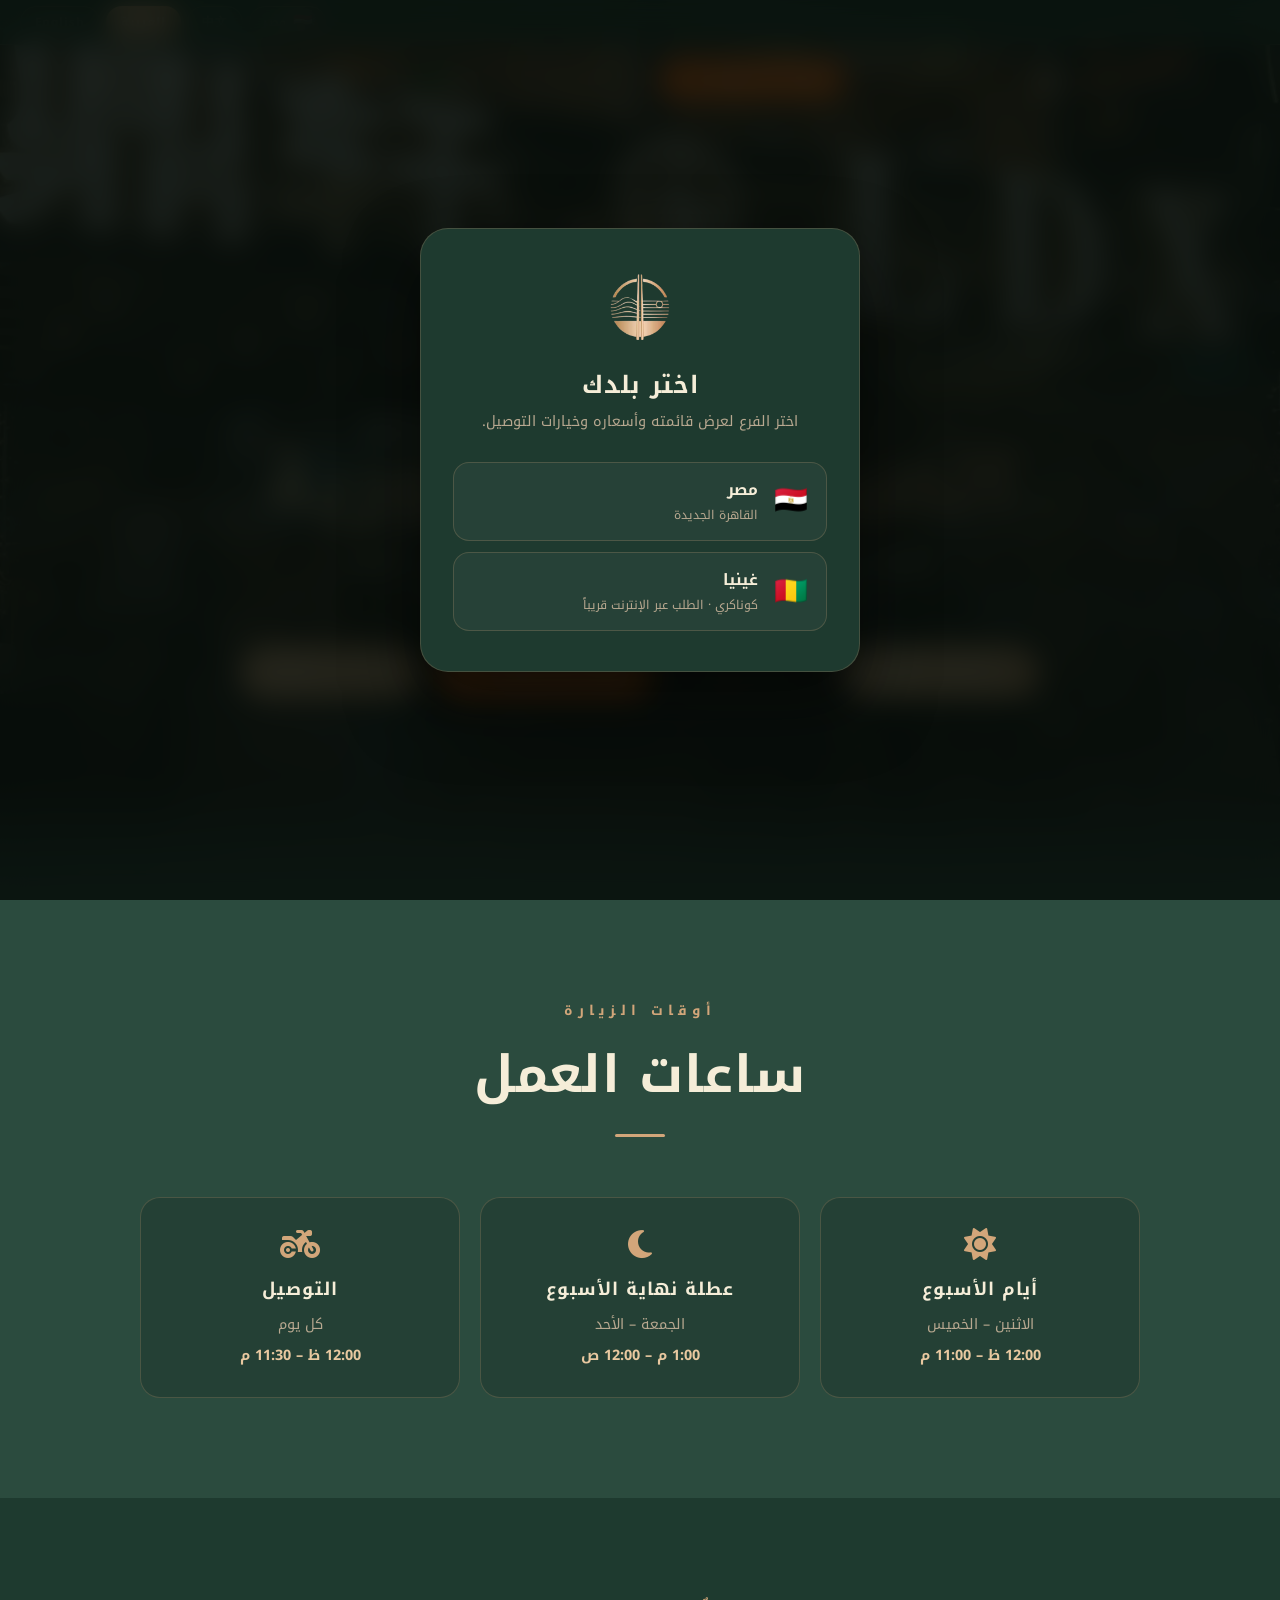
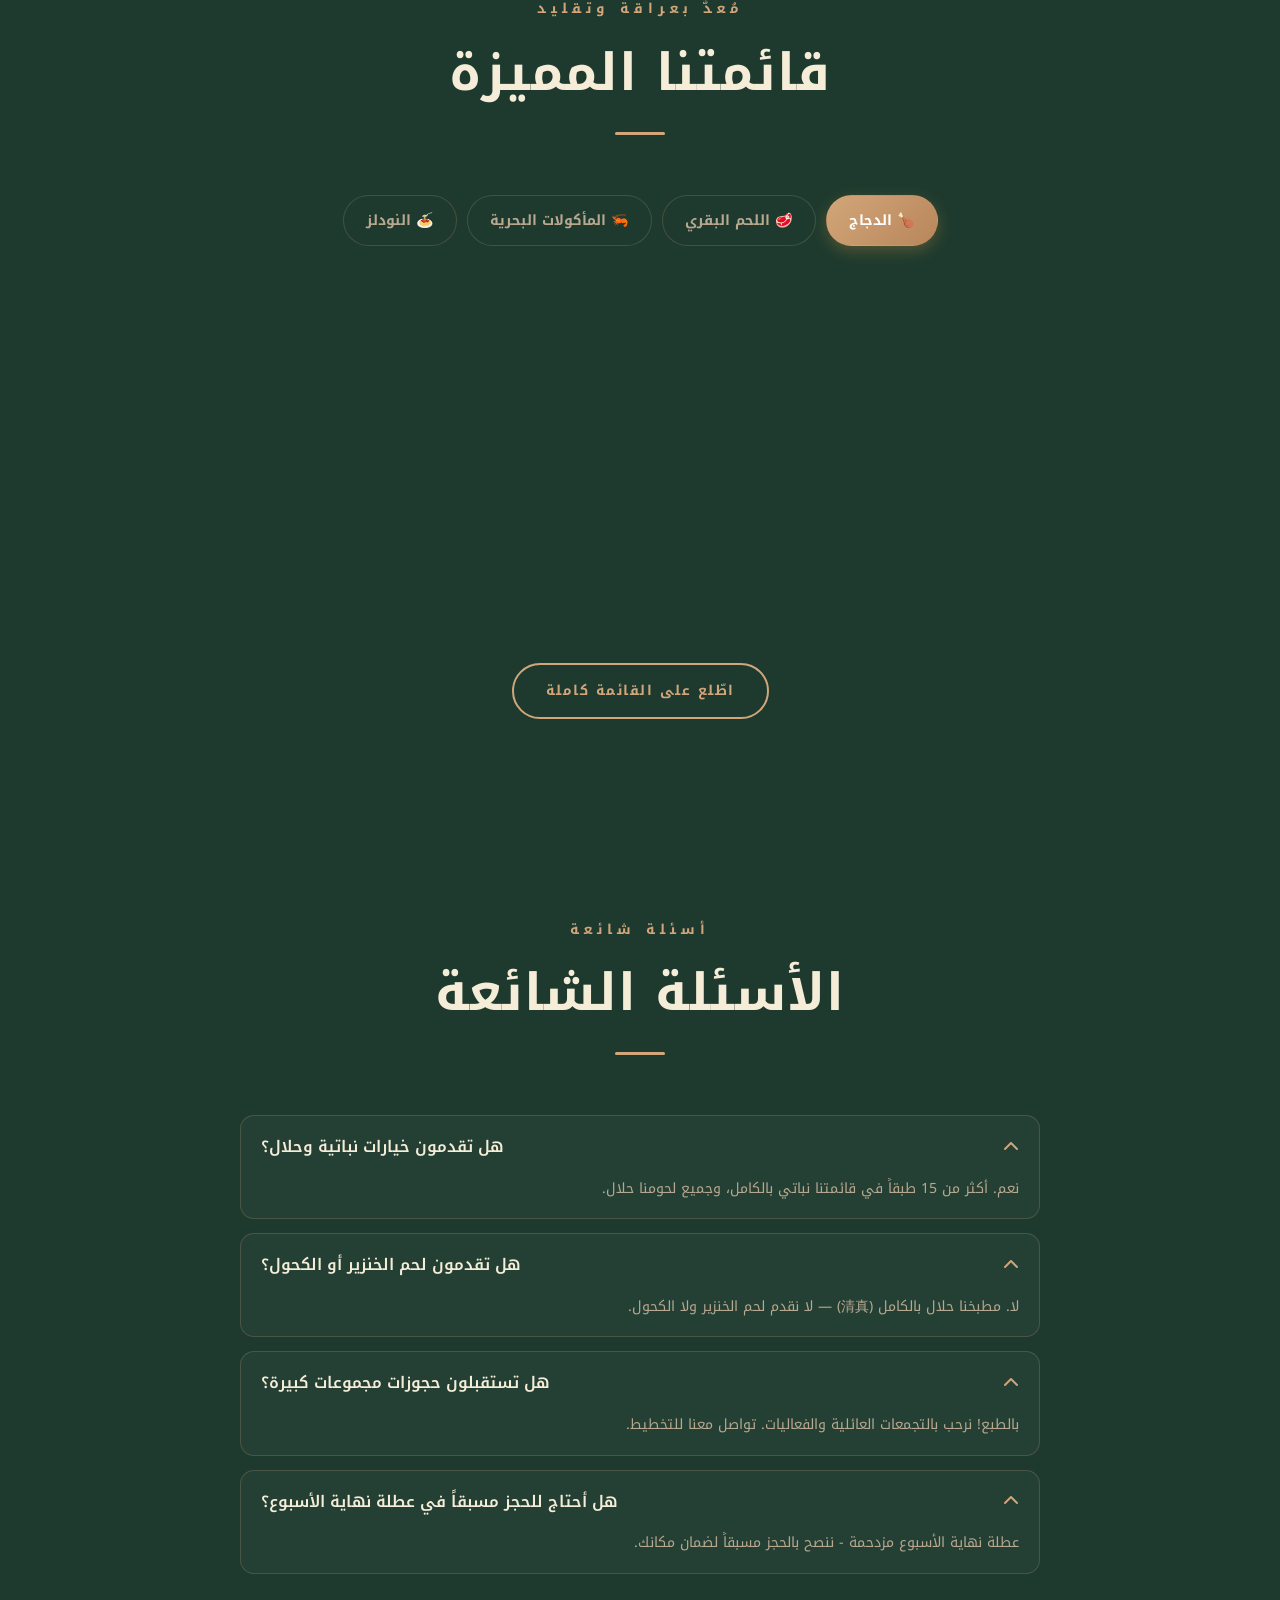
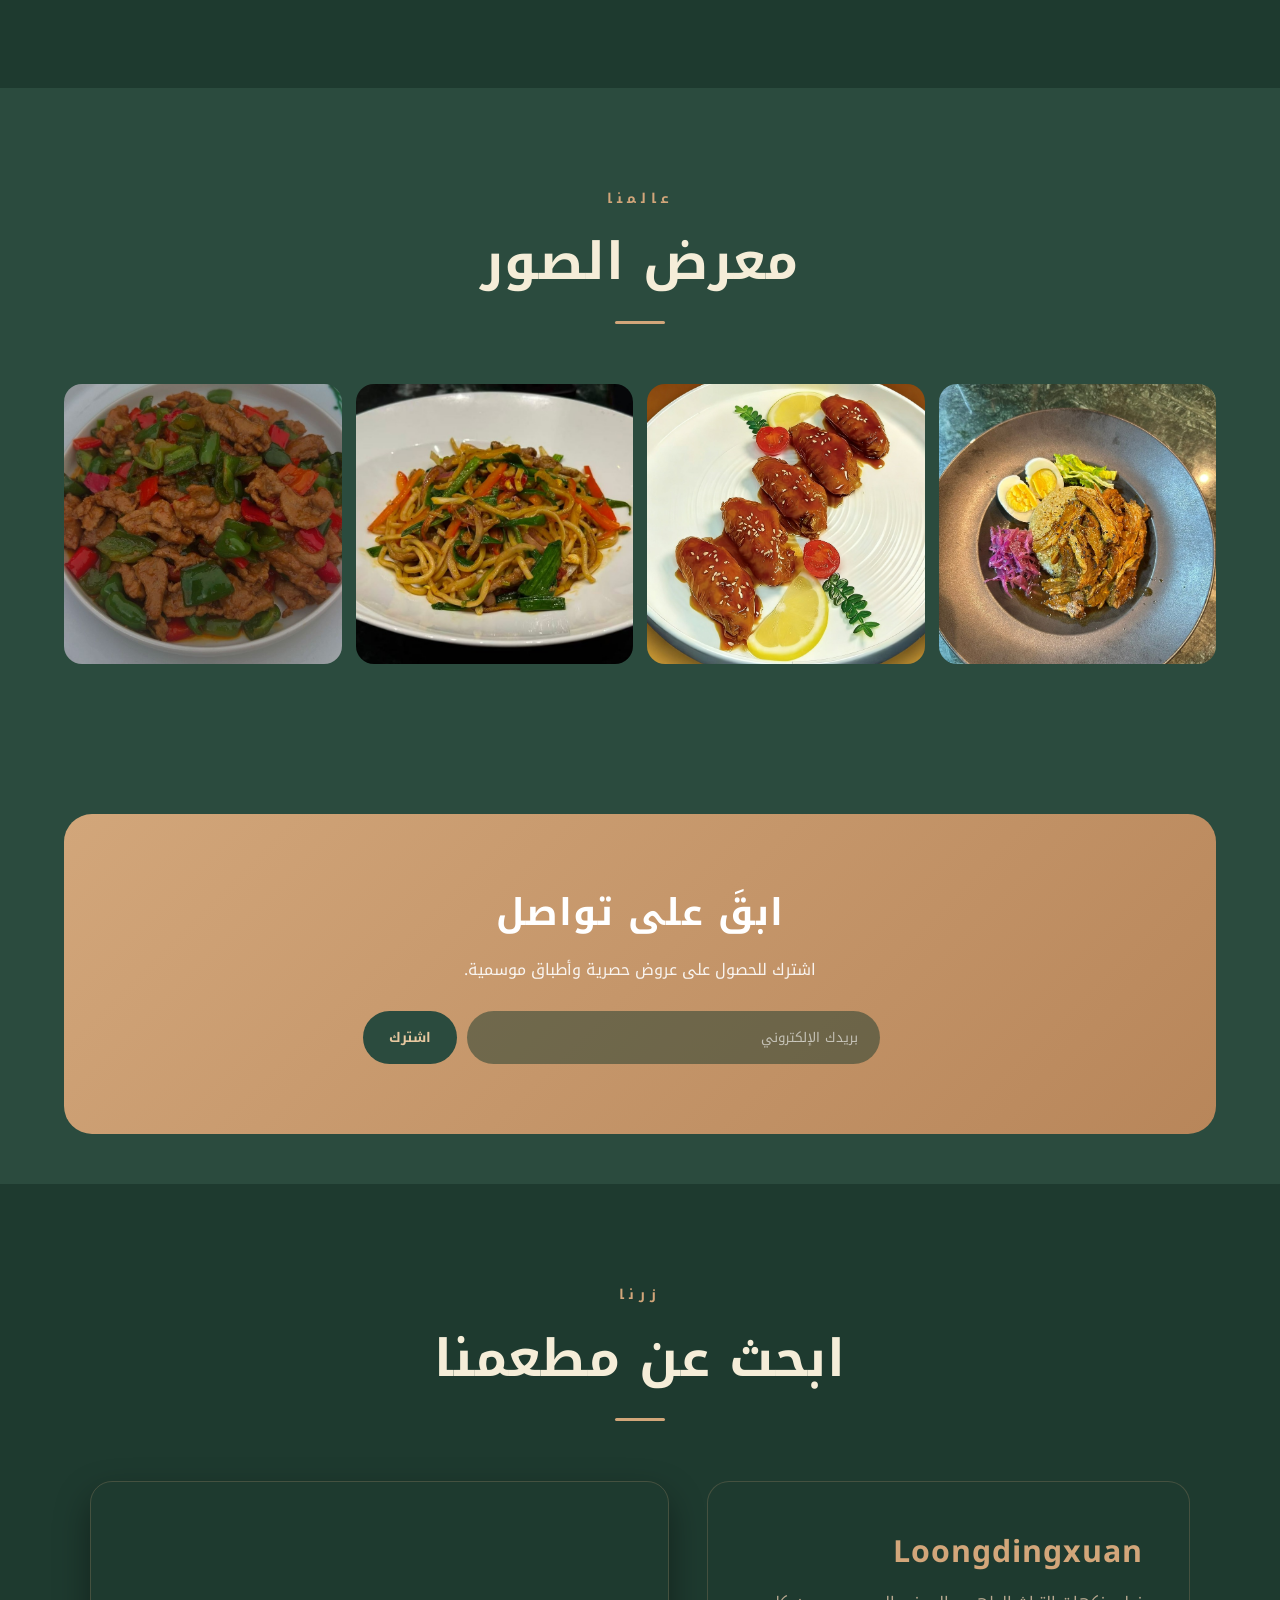
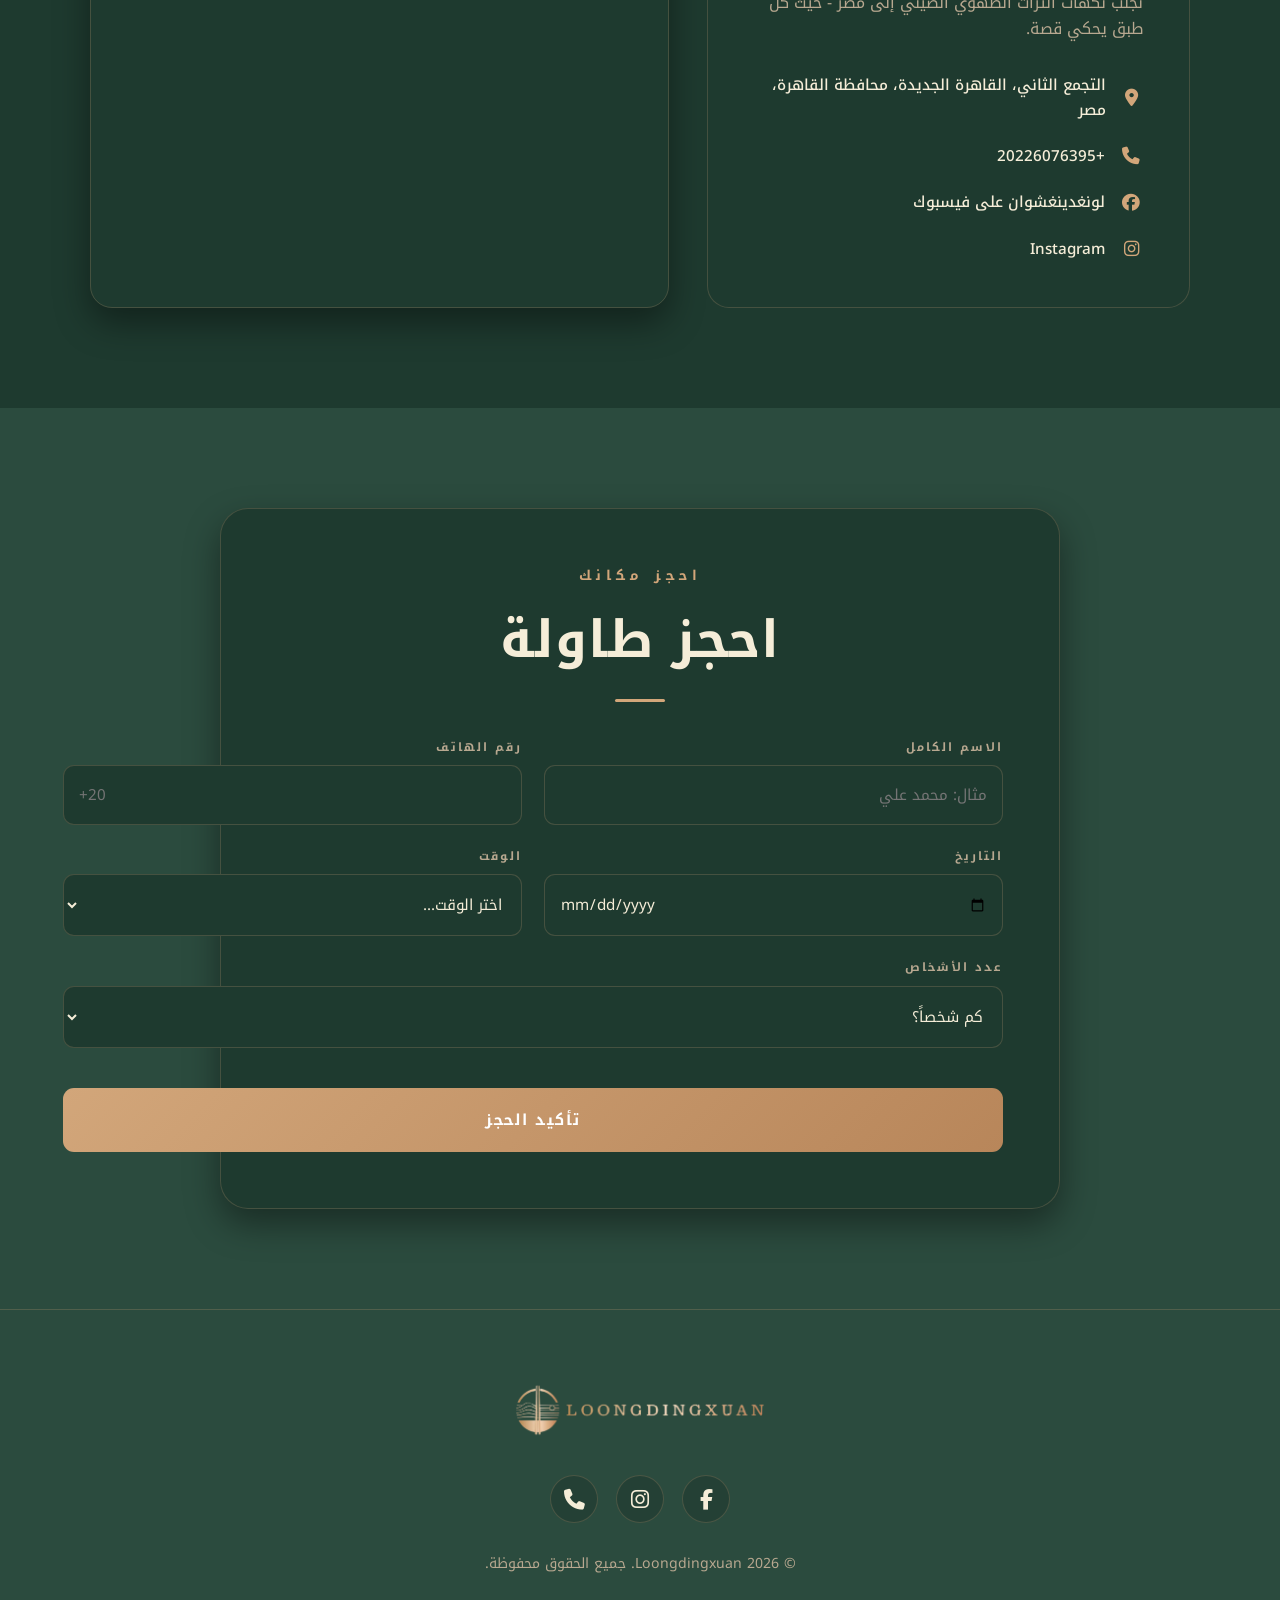
<file: index_ar.html>
<!DOCTYPE html>
<html lang="ar">
<head>
    <meta charset="UTF-8">
    <meta name="viewport" content="width=device-width, initial-scale=1.0, maximum-scale=1.0, user-scalable=no">
    <meta name="description" content="لونغدينغشوان (龙鼎轩) - مطعم صيني أصيل حلال في القاهرة الجديدة. تناول الطعام، احجز طاولة، أو اطلب التوصيل.">
    <title data-tpl="{brand} | مطعم صيني أصيل">لونغدينغشوان | مطعم صيني أصيل</title>
    <link rel="icon" type="image/png" href="images/logo.png">
    <link rel="preconnect" href="https://fonts.googleapis.com">
    <link rel="preconnect" href="https://fonts.gstatic.com" crossorigin>
    <link href="https://fonts.googleapis.com/css2?family=Playfair+Display:wght@500;700&family=Montserrat:wght@400;600;700&family=Noto+Serif+SC:wght@400;700&family=Noto+Kufi+Arabic:wght@400;700&display=swap" rel="stylesheet">
    <link rel="stylesheet" href="https://cdnjs.cloudflare.com/ajax/libs/font-awesome/6.5.2/css/all.min.css">
    <link rel="stylesheet" href="country.css">
    <style>
        :root{--font-main:'Noto Kufi Arabic',sans-serif;--font-serif:'Noto Kufi Arabic',sans-serif;}

        :root {
            --bg-main: #2B4B3E;
            --bg-sec: #1e3a2f;
            --accent: #D2A67A;
            --accent-light: #e8c8a0;
            --cream: #FDEBD2;
            --text-main: #F5EDD8;
            --text-muted: #b8a890;
            --border-thin: rgba(210,166,122,0.22);
            --trans: all 0.4s cubic-bezier(0.25,0.8,0.25,1);
            --shadow: 0 15px 35px rgba(0,0,0,0.4);
            --gradient: linear-gradient(135deg,#D2A67A 0%,#b8865a 100%);
            --gradient-gold: linear-gradient(135deg,#f0d4a0 0%,#D2A67A 50%,#b8865a 100%);
        }
        ::-webkit-scrollbar{width:6px}::-webkit-scrollbar-track{background:var(--bg-sec)}::-webkit-scrollbar-thumb{background:var(--accent);border-radius:10px}
        *{margin:0;padding:0;box-sizing:border-box;-webkit-tap-highlight-color:transparent}
        html{scroll-behavior:smooth}
        body{background:var(--bg-main);color:var(--text-main);font-family:var(--font-main);overflow-x:hidden;line-height:1.6}
        h1,h2,h3,h4{font-family:var(--font-serif);font-weight:700;letter-spacing:1px}
        a{text-decoration:none;transition:var(--trans);color:inherit}
        button{cursor:pointer;border:none;background:none;font-family:inherit;transition:var(--trans)}
        .lang-bar{position:fixed;top:0;left:0;width:100%;z-index:1001;display:flex;justify-content:flex-end;padding:6px 20px;gap:6px;background:rgba(13,11,8,0.88);backdrop-filter:blur(10px);border-bottom:1px solid var(--border-thin)}
        .lang-btn{padding:4px 14px;border-radius:20px;font-size:0.72rem;font-weight:700;letter-spacing:1px;color:var(--text-muted);border:1px solid var(--border-thin);background:transparent;transition:var(--trans)}
        .lang-btn:hover,.lang-btn.active{background:var(--gradient);color:#fff;border-color:transparent}
        .back-to-top{position:fixed;right:25px;bottom:25px;width:45px;height:45px;background:var(--gradient);color:#fff;display:flex;justify-content:center;align-items:center;border-radius:50%;z-index:9997;box-shadow:0 10px 20px rgba(0,0,0,0.3);transition:var(--trans);opacity:0;visibility:hidden;transform:translateY(20px)}
        .back-to-top.visible{opacity:1;visibility:visible;transform:translateY(0)}
        .back-to-top:hover{transform:translateY(-5px) scale(1.1)}
        #preloader{position:fixed;inset:0;background:var(--bg-main);z-index:9999;display:flex;justify-content:center;align-items:center;transition:opacity 0.6s ease,visibility 0.6s ease}
        .loader-dragon { display: flex; flex-direction: column; align-items: center; }
        .loader-logo { width: 120px; height: auto; animation: pulseLogo 1.5s ease-in-out infinite; }
        @keyframes pulseLogo { 0% { transform: scale(0.95); opacity: 0.6; } 50% { transform: scale(1.05); opacity: 1; } 100% { transform: scale(0.95); opacity: 0.6; } }
        nav{position:fixed;top:36px;width:100%;padding:18px 5%;display:flex;justify-content:space-between;align-items:center;z-index:1000;transition:var(--trans)}
        nav.scrolled{background:rgba(13,11,8,0.93);backdrop-filter:blur(15px);padding:10px 5%;border-bottom:1px solid var(--border-thin);box-shadow:0 5px 20px rgba(0,0,0,0.5)}
        .logo-img{height:44px;width:auto;object-fit:contain}
        .nav-links{display:flex;gap:22px;align-items:center}
        .nav-links a{color:var(--text-main);font-size:0.78rem;font-weight:600;text-transform:uppercase;letter-spacing:1.5px;position:relative}
        .nav-links a::after{content:'';position:absolute;bottom:-5px;left:0;width:0;height:2px;background:var(--accent);transition:var(--trans)}
        .nav-links a:hover::after{width:100%}
        .nav-links a:hover{color:var(--accent)}
        .hamburger{display:none;font-size:1.4rem;cursor:pointer;color:var(--text-main);z-index:1001}
        .nav-close{display:none}
        .btn-reserve,.btn-solid,.btn-outline{text-transform:uppercase;letter-spacing:1.5px;font-weight:700;display:inline-block;border-radius:50px;transition:var(--trans);font-size:0.75rem;padding:11px 22px;text-align:center}
        .btn-reserve{border:2px solid var(--accent);color:var(--accent)}
        .btn-reserve:hover{background:var(--accent);color:#fff}
        .btn-solid{background:var(--gradient);color:#fff;border:none;padding:15px 32px;font-size:0.85rem}
        .btn-solid:hover{transform:translateY(-3px);box-shadow:0 10px 20px rgba(201,148,58,0.4)}
        .btn-outline{background:transparent;color:var(--accent);padding:15px 32px;border:2px solid var(--accent);font-size:0.85rem}
        .btn-outline:hover{background:var(--accent);color:#fff;transform:translateY(-3px)}
        .btn-talabat{background:#FF6000;color:#fff !important;border:none;padding:11px 20px;border-radius:50px;display:inline-flex;align-items:center;gap:8px;font-size:0.75rem;font-weight:700;letter-spacing:1.5px;text-transform:uppercase;transition:var(--trans);direction:ltr}
        .btn-talabat:hover{background:#e05500;transform:translateY(-3px);box-shadow:0 10px 20px rgba(255,96,0,0.4)}
        .btn-talabat svg{flex-shrink:0}
        .hero-btns .btn-talabat{padding:15px 28px;font-size:0.85rem}
        .hero{height:100vh;display:flex;align-items:center;justify-content:center;text-align:center;position:relative;background:linear-gradient(rgba(13,11,8,0.4),rgba(13,11,8,0.88)),url('images/bg.jpg') center/cover}
        .hero::after{content:'';position:absolute;bottom:0;left:0;right:0;height:120px;background:linear-gradient(to bottom,transparent,#2B4B3E);pointer-events:none;z-index:0}
        .hero-content{z-index:1;max-width:900px;padding:0 20px}
        .hero-chinese{display:block;font-family:'Noto Serif SC',serif;font-size:clamp(1.6rem,4vw,2.5rem);color:var(--accent);margin-bottom:8px;letter-spacing:12px;opacity:0.85}
        .hero-subtitle{display:block;margin-bottom:15px;font-size:0.85rem;color:var(--accent-light);letter-spacing:7px;text-transform:uppercase;font-weight:700}
        .hero h1{font-size:clamp(2.6rem,8vw,5rem);margin-bottom:20px;line-height:1.05;text-shadow:0 10px 30px rgba(0,0,0,0.6)}
        .hero h1 span{background:var(--gradient-gold);-webkit-background-clip:text;-webkit-text-fill-color:transparent;background-clip:text}
        .hero p{color:#d4c9b0;margin:0 auto 40px;font-size:clamp(0.95rem,2.5vw,1.15rem);max-width:640px;font-weight:400}
        .hero-btns{display:flex;justify-content:center;gap:15px;flex-wrap:wrap}
        .reveal{opacity:0;transform:translateY(40px);transition:all 0.8s cubic-bezier(0.25,0.8,0.25,1)}
        .reveal.active{opacity:1;transform:translateY(0)}
        .section{padding:100px 5%}
        .sec-header{text-align:center;margin-bottom:60px}
        .sec-header span{color:var(--accent);font-size:0.85rem;letter-spacing:5px;text-transform:uppercase;font-weight:700;display:block;margin-bottom:12px}
        .sec-header h2{font-size:clamp(2rem,6vw,3.2rem);position:relative;display:inline-block}
        .divider{width:50px;height:3px;background:var(--accent);margin:18px auto 0;border-radius:10px}
        .hours-grid{display:grid;grid-template-columns:repeat(auto-fit,minmax(200px,1fr));gap:20px;max-width:1000px;margin:0 auto;text-align:center}
        .hour-card{padding:30px;background:var(--bg-sec);border-radius:20px;border:1px solid var(--border-thin);transition:var(--trans)}
        .hour-card:hover{border-color:var(--accent);transform:scale(1.05)}
        .hour-card i{font-size:2rem;color:var(--accent);margin-bottom:15px}
        .hour-card h4{margin-bottom:10px;font-size:1.1rem}
        .hour-card p{color:var(--text-muted);font-size:0.9rem}
        .hour-card strong{color:var(--accent-light);display:block;margin-top:8px;font-size:0.9rem}
        .menu-container{max-width:1200px;margin:0 auto}
        .menu-tabs{display:flex;justify-content:center;flex-wrap:wrap;gap:10px;margin-bottom:50px}
        .menu-tab{color:var(--text-muted);font-size:0.88rem;font-weight:700;text-transform:uppercase;padding:11px 22px;border-radius:50px;background:var(--bg-sec);border:1px solid var(--border-thin)}
        .menu-tab.active{color:#fff;background:var(--gradient);border-color:transparent;box-shadow:0 5px 15px rgba(201,148,58,0.3)}
        .menu-cat{display:none;animation:fadeIn 0.6s ease-out}
        .menu-cat.active{display:grid;grid-template-columns:repeat(auto-fit,minmax(340px,1fr));gap:22px}
        @keyframes fadeIn{from{opacity:0;transform:scale(0.98)}to{opacity:1;transform:scale(1)}}
        .menu-item{display:flex;align-items:center;gap:18px;padding:18px;border-radius:18px;background:var(--bg-sec);border:1px solid transparent;transition:var(--trans)}
        .menu-item:hover{border-color:var(--border-thin);transform:translateY(-6px);box-shadow:var(--shadow)}
        .menu-img-wrapper{width:95px;height:95px;flex-shrink:0;overflow:hidden;border-radius:14px}
        .menu-img{width:100%;height:100%;object-fit:cover;transition:var(--trans)}
        .menu-item:hover .menu-img{transform:scale(1.12)}
        .menu-content{flex-grow:1}
        .menu-head{display:flex;justify-content:space-between;align-items:baseline;margin-bottom:7px;gap:8px}
        .menu-name{font-size:1rem;font-weight:700;color:var(--text-main)}
        .menu-badge{background:var(--accent);color:#fff;font-size:0.58rem;padding:3px 8px;border-radius:50px;margin-left:6px;vertical-align:middle;text-transform:uppercase;white-space:nowrap}
        .menu-price{color:var(--accent);font-size:1rem;font-weight:700;white-space:nowrap}
        .menu-desc{font-size:0.82rem;color:var(--text-muted);line-height:1.5}
        .bg-sec{background:var(--bg-sec)}
        .grid-auto{display:grid;max-width:1200px;margin:0 auto;gap:22px;grid-template-columns:repeat(auto-fit,minmax(290px,1fr))}
        .card{padding:38px;border-radius:22px;border:1px solid var(--border-thin);background:var(--bg-main);transition:var(--trans);position:relative;overflow:hidden}
        .card:hover{transform:translateY(-8px);border-color:var(--accent);box-shadow:var(--shadow)}
        .stars{color:#FFD700;margin-bottom:18px;font-size:0.85rem}
        .card p{font-size:0.95rem;margin-bottom:22px;color:#d4c9b0;font-style:italic;line-height:1.7}
        .card strong{font-family:var(--font-serif);font-size:1.1rem;color:var(--accent);display:block}
        .gallery-grid{display:grid;grid-template-columns:repeat(auto-fill,minmax(270px,1fr));gap:14px;max-width:1200px;margin:0 auto}
        .gallery-item{position:relative;overflow:hidden;border-radius:18px;height:280px;cursor:pointer;display:block;}
        .gallery-item img{width:100%;height:100%;object-fit:cover;transition:transform 0.8s cubic-bezier(0.25,0.8,0.25,1)}
        .gallery-item:hover img{transform:scale(1.14)}
        .gallery-overlay{position:absolute;inset:0;background:rgba(201,148,58,0.8);display:flex;justify-content:center;align-items:center;opacity:0;transition:var(--trans)}
        .gallery-item:hover .gallery-overlay{opacity:1}
        .gallery-overlay i{color:#fff;font-size:2.3rem;transform:translateY(28px);transition:var(--trans)}
        .gallery-item:hover .gallery-overlay i{transform:translateY(0)}
        .faq-container{max-width:800px;margin:0 auto}
        .faq-item{margin-bottom:14px;border-radius:14px;background:var(--bg-sec);border:1px solid var(--border-thin);overflow:hidden}
        .faq-question{padding:18px 20px;cursor:pointer;display:flex;justify-content:space-between;align-items:center;font-weight:600;transition:var(--trans)}
        .faq-question:hover{color:var(--accent)}
        .faq-answer{padding:0 20px;max-height:0;overflow:hidden;transition:all 0.4s ease;color:var(--text-muted);font-size:0.88rem}
        .faq-item.active .faq-answer{padding:0 20px 18px;max-height:200px}
        .faq-item.active .faq-question i{transform:rotate(180deg);color:var(--accent)}
        .newsletter{background:var(--gradient);padding:70px 5%;text-align:center;border-radius:28px;margin:50px 5%;color:#fff}
        .newsletter h2{font-size:2.3rem;margin-bottom:14px}
        .newsletter p{margin-bottom:28px;opacity:0.9}
        .news-form{max-width:480px;margin:0 auto;display:flex;gap:10px}
        .news-form input{flex:1;padding:14px 22px;border-radius:50px;border:none;outline:none;font-family:inherit;background:rgba(13,11,8,0.35);color:#fff}
        .news-form input::placeholder{color:rgba(255,255,255,0.6)}
        .news-form button{background:var(--bg-main);color:var(--accent-light);padding:14px 26px;border-radius:50px;font-weight:700}
        .news-form button:hover{background:#000}
        .loc-container{max-width:1100px;margin:0 auto;display:grid;grid-template-columns:1fr 1.2fr;gap:38px;align-items:stretch}
        .loc-info{padding:46px;background:var(--bg-sec);border-radius:22px;border:1px solid var(--border-thin);display:flex;flex-direction:column;justify-content:center}
        .contact-links{display:flex;flex-direction:column;gap:22px;margin-top:32px}
        .contact-links a{font-size:0.95rem;display:flex;align-items:center;gap:14px;font-weight:500}
        .contact-links a:hover{color:var(--accent);transform:translateX(8px)}
        .contact-links i{color:var(--accent);width:24px;text-align:center;font-size:1.1rem}
        .map-wrapper{width:100%;min-height:380px;border-radius:22px;overflow:hidden;border:1px solid var(--border-thin);box-shadow:var(--shadow)}
        .map-wrapper iframe{width:100%;height:100%;border:0}
        .res-container{max-width:840px;margin:0 auto;background:var(--bg-sec);padding:56px;border-radius:28px;border:1px solid var(--border-thin);box-shadow:var(--shadow)}
        .form-grid{display:grid;grid-template-columns:repeat(2,1fr);gap:22px}
        .input-grp{display:flex;flex-direction:column}
        .input-grp label{font-size:0.72rem;color:var(--text-muted);text-transform:uppercase;font-weight:700;margin-bottom:9px;letter-spacing:2px}
        .input-grp input,.input-grp select{background:var(--bg-main);border:1px solid var(--border-thin);color:var(--text-main);padding:15px;font-family:inherit;font-size:0.95rem;outline:none;border-radius:11px;transition:var(--trans)}
        .input-grp select option{background:var(--bg-main)}
        .input-grp input:focus,.input-grp select:focus{border-color:var(--accent);box-shadow:0 0 0 4px rgba(201,148,58,0.1)}
        .btn-submit{grid-column:1/-1;margin-top:18px;padding:18px;font-size:0.95rem;border-radius:11px}
        footer{padding:70px 5% 36px;text-align:center;background:var(--bg-main);border-top:1px solid var(--border-thin)}
        .footer-logo{height:60px;width:auto;margin-bottom:28px;object-fit:contain}
        .social-links{display:flex;justify-content:center;gap:18px;margin-bottom:30px}
        .social-links a{width:48px;height:48px;border:1px solid var(--border-thin);border-radius:50%;display:flex;justify-content:center;align-items:center;font-size:1.3rem;background:var(--bg-sec)}
        .social-links a:hover{background:var(--gradient);border-color:transparent;color:#fff;transform:translateY(-7px) rotate(360deg);box-shadow:0 10px 20px rgba(201,148,58,0.3)}
        footer p{font-size:0.88rem;color:var(--text-muted);margin-bottom:10px}
        body.rtl{direction:rtl;text-align:right}
        body.rtl .nav-links{flex-direction:row-reverse}
        body.rtl .contact-links a:hover{transform:translateX(-8px)}
        body.rtl .lang-bar{flex-direction:row-reverse;justify-content:flex-start}
        body.rtl .menu-item{flex-direction:row-reverse}
        body.rtl .menu-head{flex-direction:row-reverse}
        body.rtl .faq-question{flex-direction:row-reverse}
        body.rtl .nav-links a::after{left:auto;right:0}
        @media(max-width:992px){.menu-cat{grid-template-columns:1fr}.loc-container{grid-template-columns:1fr}.loc-info{padding:36px;order:2}.map-wrapper{min-height:320px;order:1}}
        @media(max-width:768px){nav{padding:12px 5%}.nav-links{position:fixed;top:0;right:-100%;width:82%;height:100vh;background:var(--bg-sec);flex-direction:column;justify-content:center;transition:0.6s cubic-bezier(0.77,0.2,0.05,1.0);box-shadow:-15px 0 40px rgba(0,0,0,0.7);z-index:1200;overflow-y:auto;overscroll-behavior:contain;padding:80px 0 40px}.nav-links.active{right:0}.nav-links a{font-size:1.4rem;margin:12px 0}.nav-links .btn-reserve,.nav-links .btn-talabat{font-size:0.78rem;margin:6px auto;padding:10px 20px;width:auto;display:inline-flex;align-items:center;gap:8px;justify-content:center}.hamburger{display:block}.nav-close{display:flex;align-items:center;gap:8px;position:absolute;top:24px;right:24px;font-size:0.85rem;font-weight:700;color:var(--accent);background:none;border:none;cursor:pointer;letter-spacing:1.5px;text-transform:uppercase;padding:6px}.hero{height:auto;min-height:100svh;padding-top:90px;padding-bottom:50px;align-items:flex-start}.hero-content{display:flex;flex-direction:column;align-items:center}.hero h1{font-size:2.8rem}.hero p{font-size:0.95rem;padding:0 10px}.hero-btns{flex-direction:column;align-items:stretch;padding:0 20px;width:100%}.hero-btns .btn-solid,.hero-btns .btn-outline,.hero-btns .btn-talabat{margin:0;width:100%;justify-content:center}.section{padding:75px 5%}.news-form{flex-direction:column;border-radius:18px}.news-form input,.news-form button{width:100%;border-radius:14px}.res-container{padding:36px 22px;border-radius:18px}.form-grid{grid-template-columns:1fr;gap:18px}.back-to-top{right:18px;bottom:18px;width:40px;height:40px}body.rtl .nav-links{right:auto;left:-100%;flex-direction:column}body.rtl .nav-links.active{left:0}}


        /* Brand-accurate additional styles */
        ::-webkit-scrollbar-track{background:#1e3a2f !important}
        #preloader{background:#2B4B3E !important}
        .loader-spinner{border-color:rgba(210,166,122,0.2) !important;border-top-color:#D2A67A !important}
        nav.scrolled{background:rgba(27,58,44,0.95) !important}
        .lang-bar{background:rgba(27,58,44,0.92) !important}
        .menu-item{background:#244035 !important}
        .card{background:#244035 !important}
        .hour-card{background:#244035 !important}
        .faq-item{background:#244035 !important}
        .news-form input{background:rgba(27,58,44,0.5) !important}
        .input-grp input,.input-grp select{background:#1e3a2f !important}
        .social-links a{background:#244035 !important}
        /* Ornamental brand divider */
        .brand-ornament{display:flex;align-items:center;justify-content:center;gap:12px;margin:0 auto;opacity:0.7}
        .brand-ornament::before,.brand-ornament::after{content:'';flex:1;max-width:80px;height:1px;background:var(--accent)}
        .brand-ornament-icon{color:var(--accent);font-size:1rem}
        /* Tagline styling */
        .hero-halal{display:inline-flex;align-items:center;gap:8px;margin-bottom:18px;padding:6px 16px;border-radius:50px;border:1px solid var(--border-thin);background:rgba(210,166,122,0.1);color:var(--accent-light);font-size:0.68rem;font-weight:700;letter-spacing:2px;text-transform:uppercase}
        .menu-emoji{width:100%;height:100%;display:flex;align-items:center;justify-content:center;font-size:2.2rem;background:linear-gradient(135deg,var(--bg-main),var(--bg-sec))}
        .menu-code{font-size:0.62rem;font-weight:700;letter-spacing:1.5px;color:var(--accent);opacity:0.75;display:block;margin-bottom:2px}
        .brand-tagline{font-size:0.72rem;letter-spacing:4px;color:var(--accent-light);text-transform:uppercase;opacity:0.85}
        /* Input select option */
        .input-grp select option{background:#2B4B3E}

    </style>
</head>
<body class="rtl">
    <div id="preloader"><div class="loader-dragon"><img src="images/logo.png" alt="Logo" class="loader-logo"></div>
<script>
/* The preloader hides itself, before any other script runs and regardless of
   whether they succeed. Nothing downstream can trap the page on this screen. */
(function () {
    var p = document.getElementById('preloader');
    if (!p) return;
    var gone = false;
    function hide() {
        if (gone) return;
        gone = true;
        p.classList.add('hidden');
        p.style.opacity = '0';
        p.style.visibility = 'hidden';
        setTimeout(function () { if (p.parentNode) p.parentNode.removeChild(p); }, 600);
    }
    setTimeout(hide, 1500);
    window.addEventListener('load', function () { setTimeout(hide, 200); });
    window.addEventListener('error', hide);          // a dead script must not hold the page
})();
</script></div>
    <button class="back-to-top" id="topBtn" onclick="window.scrollTo({top:0,behavior:'smooth'})"><i class="fas fa-arrow-up"></i></button>
    <div class="lang-bar" id="lang-bar"></div>
    <nav id="nav">
        <a href="#home"><img src="[data-uri]" class="logo-img" alt="Loongdingxuan Logo"></a>
        <div class="nav-links" id="links">
            <button class="nav-close" id="navClose"><i class="fas fa-arrow-right"></i> رجوع</button>
            <a href="#home">الرئيسية</a>
            <a href="#menu">القائمة</a>
            <a href="menu_ar.html"><i class="fas fa-bag-shopping" style="margin-left:4px;"></i>اطلب الآن</a>
            <a href="#gallery">معرض الصور</a>
            <a href="#contact">الموقع</a>
            <a href="#res" class="btn-reserve">احجز طاولة</a>
            <a href="https://www.talabat.com/egypt/restaurant/799867/loongdingxuan-el-rehab-city-1?aid=7600" target="_blank" class="btn-talabat"><img src="images/t_logo.svg" style="height:20px;width:20px;border-radius:5px;object-fit:contain;" alt="Talabat"> اطلب على طلبات</a>
        </div>
        <div class="hamburger" id="ham"><i class="fas fa-bars"></i></div>
    </nav>
    <main>
        <section class="hero" id="home">
            <div class="hero-content">
                <span class="hero-chinese reveal" id="brand-zh">龙鼎轩</span>
                <span class="hero-subtitle reveal">مطبخ صيني أصيل</span>
                <span class="hero-halal reveal"><i class="fas fa-certificate"></i> حلال معتمد</span>
                <h1 class="reveal">نكهة من<br><span>الصين الإمبراطورية</span></h1>
                <p class="reveal">استمتع بقرون من التقاليد الطهوية - من الدِم سَم المُعدّ يدوياً إلى الأطباق المطهوة ببطء، مقدَّمة بدفء الضيافة الصينية الحقيقية.</p>
                <div class="hero-btns reveal">
                    <a href="#menu" class="btn-solid">استكشف القائمة</a>
                    <a href="#res" class="btn-outline">احجز طاولة</a>
                    <a href="https://www.talabat.com/egypt/restaurant/799867/loongdingxuan-el-rehab-city-1?aid=7600" target="_blank" class="btn-talabat"><img src="images/t_logo.svg" style="height:22px;width:22px;border-radius:5px;object-fit:contain;" alt="Talabat"> اطلب على طلبات</a>
                    <a href="menu_ar.html" class="btn-solid" style="background:var(--gradient);"><i class="fas fa-bag-shopping" style="margin-left:8px;"></i>اطلب توصيل</a>
                </div>
            </div>
        </section>
        <section class="section">
            <div class="sec-header reveal"><span>أوقات الزيارة</span><h2>ساعات العمل</h2><div class="divider"></div></div>
            <div class="hours-grid" id="hours-grid">
                <div class="hour-card reveal"><i class="fas fa-sun"></i><h4>أيام الأسبوع</h4><p>الاثنين – الخميس</p><strong>12:00 ظ – 11:00 م</strong></div>
                <div class="hour-card reveal"><i class="fas fa-moon"></i><h4>عطلة نهاية الأسبوع</h4><p>الجمعة – الأحد</p><strong>1:00 م – 12:00 ص</strong></div>
                <div class="hour-card reveal"><i class="fas fa-motorcycle"></i><h4>التوصيل</h4><p>كل يوم</p><strong>12:00 ظ – 11:30 م</strong></div>
            </div>
        </section>
        <section class="section bg-sec" id="menu">
            <div class="sec-header reveal"><span>مُعدٌّ بعراقة وتقليد</span><h2>قائمتنا المميزة</h2><div class="divider"></div></div>
            <div class="menu-container">
                <div class="menu-tabs reveal" id="menu-tabs"></div>
                <div id="menu-cats"></div>
                <div style="text-align:center;margin-top:40px" class="reveal"><a href="menu_ar.html" class="btn-outline">اطّلع على القائمة كاملة</a></div>
            </div>
        </section>
                <section class="section bg-sec">
            <div class="sec-header reveal"><span>أسئلة شائعة</span><h2>الأسئلة الشائعة</h2><div class="divider"></div></div>
            <div class="faq-container"><div class="faq-item reveal"><div class="faq-question">هل تقدمون خيارات نباتية وحلال؟ <i class="fas fa-chevron-down"></i></div><div class="faq-answer">نعم. أكثر من 15 طبقاً في قائمتنا نباتي بالكامل، وجميع لحومنا حلال.</div></div><div class="faq-item reveal"><div class="faq-question">هل تقدمون لحم الخنزير أو الكحول؟ <i class="fas fa-chevron-down"></i></div><div class="faq-answer">لا. مطبخنا حلال بالكامل (清真) — لا نقدم لحم الخنزير ولا الكحول.</div></div><div class="faq-item reveal"><div class="faq-question">هل تستقبلون حجوزات مجموعات كبيرة؟ <i class="fas fa-chevron-down"></i></div><div class="faq-answer">بالطبع! نرحب بالتجمعات العائلية والفعاليات. تواصل معنا للتخطيط.</div></div><div class="faq-item reveal"><div class="faq-question">هل أحتاج للحجز مسبقاً في عطلة نهاية الأسبوع؟ <i class="fas fa-chevron-down"></i></div><div class="faq-answer">عطلة نهاية الأسبوع مزدحمة - ننصح بالحجز مسبقاً لضمان مكانك.</div></div></div>
        </section>
        <section class="section" id="gallery">
            <div class="sec-header reveal"><span>عالمنا</span><h2>معرض الصور</h2><div class="divider"></div></div>
            <div class="gallery-grid">
                <a href="https://www.instagram.com/p/DT-OiZ7DuEG/?img_index=1" target="_blank" class="gallery-item reveal"><img src="images/dish1.jpg" alt="Dish 1" loading="lazy"><div class="gallery-overlay"><i class="fab fa-instagram"></i></div></a>
                <a href="https://www.instagram.com/p/DUjFHRnjad4/" target="_blank" class="gallery-item reveal"><img src="images/dish2.jpg" alt="Dish 2" loading="lazy"><div class="gallery-overlay"><i class="fab fa-instagram"></i></div></a>
                <a href="https://www.instagram.com/p/DUToTQpjAtV/" target="_blank" class="gallery-item reveal"><img src="images/dish3.jpg" alt="Dish 3" loading="lazy"><div class="gallery-overlay"><i class="fab fa-instagram"></i></div></a>
                <a href="https://www.instagram.com/p/DUYpCdkjqgm/?img_index=1" target="_blank" class="gallery-item reveal"><img src="images/dish4.jpg" alt="Dish 4" loading="lazy"><div class="gallery-overlay"><i class="fab fa-instagram"></i></div></a>
            </div>
        </section>
        <section class="newsletter reveal">
            <h2>ابقَ على تواصل</h2><p>اشترك للحصول على عروض حصرية وأطباق موسمية.</p>
            <form class="news-form" onsubmit="event.preventDefault();alert('شكراً لاشتراكك!');this.reset();">
                <input type="email" placeholder="بريدك الإلكتروني" required>
                <button type="submit">اشترك</button>
            </form>
        </section>
        <section class="section bg-sec" id="contact">
            <div class="sec-header reveal"><span>زرنا</span><h2>ابحث عن مطعمنا</h2><div class="divider"></div></div>
            <div class="loc-container reveal">
                <div class="loc-info">
                    <h3 style="font-size:1.9rem;margin-bottom:14px;color:var(--accent)" id="brand-about">Loongdingxuan</h3>
                    <p style="color:var(--text-muted);font-size:1rem">نجلب نكهات التراث الطهوي الصيني إلى مصر - حيث كل طبق يحكي قصة.</p>
                    <div class="contact-links" id="contact-links"></div>
                </div>
                <div class="map-wrapper">
                    <iframe id="branch-map" src="" allowfullscreen="" loading="lazy" referrerpolicy="no-referrer-when-downgrade"></iframe>
                </div>
            </div>
        </section>
        <section class="section" id="res">
            <div class="res-container reveal">
                <div class="sec-header" style="margin-bottom:36px"><span>احجز مكانك</span><h2>احجز طاولة</h2><div class="divider"></div></div>
                <form class="form-grid" id="reservationForm">
                    <div class="input-grp"><label>الاسم الكامل</label><input type="text" placeholder="مثال: محمد علي" required></div>
                    <div class="input-grp"><label>رقم الهاتف</label><input type="tel" placeholder="+20" required></div>
                    <div class="input-grp"><label>التاريخ</label><input type="date" required></div>
                    <div class="input-grp"><label>الوقت</label>
                        <select required><option value="" disabled selected>اختر الوقت...</option>
                        <option>1:00 PM</option><option>2:00 PM</option><option>3:00 PM</option><option>4:00 PM</option><option>5:00 PM</option><option>6:00 PM</option><option>7:00 PM</option><option>8:00 PM</option><option>9:00 PM</option><option>10:00 PM</option>
                        </select>
                    </div>
                    <div class="input-grp" style="grid-column:1/-1"><label>عدد الأشخاص</label>
                        <select required><option value="" disabled selected>كم شخصاً؟</option>
                        <option>1</option><option>2</option><option>3</option><option>4</option><option>5</option><option>6+</option>
                        </select>
                    </div>
                    <button type="submit" class="btn-submit btn-solid">تأكيد الحجز</button>
                </form>
            </div>
        </section>
    </main>
    <footer>
        <img src="[data-uri]" class="footer-logo" alt="Loongdingxuan Logo">
        <div class="social-links" id="social-links"></div>
        <p>&copy; <span id="yr"></span> <span id="brand-footer">Loongdingxuan</span>. جميع الحقوق محفوظة.</p>
    </footer>
    <script src="countries.js"></script>
    <script src="i18n.js"></script>
    <script src="country.js"></script>
    <script src="menu-data.js"></script>
    <script>
        // Marketing menu, rendered from the shared menu data (menu-data.js).
        var HOME_LANG = 'ar';
        var BRANCH;
        var HOME_CATS = ['chicken','beef','seafood','noodles'];
        function renderHomeMenu(){
            var tabs = document.getElementById('menu-tabs');
            var cats = document.getElementById('menu-cats');
            var menu = menuFor(BRANCH);
            var T = I18N[HOME_LANG].menu;
            if(!tabs || !cats) return;
            // A branch whose menu has not been supplied hides the section
            // rather than showing an empty one.
            if(!menu){ var sec = document.getElementById('menu'); if(sec) sec.style.display='none'; return; }
            HOME_CATS.forEach(function(id, idx){
                var cat = menu.categories.filter(function(c){return c.id===id;})[0];
                if(!cat) return;
                tabs.insertAdjacentHTML('beforeend',
                    '<button class="menu-tab' + (idx===0?' active':'') + '" data-target="cat-' + id + '">' + cat.emoji + ' ' + menuCategoryName(cat, HOME_LANG) + '</button>');
                var items = menuItemsIn(menu, id).slice(0, 6).map(function(item){
                    var note = menuItemNote(item, HOME_LANG);
                    var img = menuItemImage(BRANCH.menuId, item);
                    return '<div class="menu-item reveal">'
                        + '<div class="menu-img-wrapper">' + (img
                              ? '<img src="' + img + '" alt="" class="menu-img" loading="lazy" decoding="async">'
                              : '<div class="menu-emoji">' + item.emoji + '</div>') + '</div>'
                        + '<div class="menu-content"><div class="menu-head">'
                        + '<span class="menu-name"><span class="menu-code">' + item.id + '</span>' + menuItemName(item, HOME_LANG)
                        + (item.spicy ? '<span class="menu-badge">' + T.spicyTag + '</span>' : '')
                        + '</span><span class="menu-price">' + formatMoney(BRANCH, HOME_LANG, item.price) + '</span></div>'
                        + (note ? '<p class="menu-desc">' + note + '</p>' : '')
                        + '</div></div>';
                }).join('');
                cats.insertAdjacentHTML('beforeend',
                    '<div class="menu-cat' + (idx===0?' active':'') + '" id="cat-' + id + '">' + items + '</div>');
            });
        }

        // The restaurant's name belongs to the branch: the Egyptian and Guinean
        // houses trade under different ones, and these pages are shared.
        function paintBrand(){
            var zh = brandName(BRANCH, 'zh');
            // The markup carries a real title and description so a visitor
            // (or a crawler) that never runs this script still sees a sensible
            // one; data-tpl is the same sentence with the branch left open.
            var t = document.querySelector('title');
            if (t && t.dataset.tpl) document.title = withBrand(t.dataset.tpl, BRANCH, HOME_LANG);
            var meta = document.querySelector('meta[name="description"]');
            if (meta && meta.dataset.tpl) meta.setAttribute('content', withBrand(meta.dataset.tpl, BRANCH, HOME_LANG));
            var set = function(id, v){ var el = document.getElementById(id); if (el) el.textContent = v; };
            set('brand-zh', zh);
            // Running text has always carried the Latin name, whatever the
            // edition; only the title, meta and hero logotype localize it.
            set('brand-about', brandName(BRANCH, 'latin'));
            set('brand-footer', brandName(BRANCH, 'latin'));
        }

        // Hours belong to the branch too. Only a branch that supplied them
        // paints over the markup, so a branch that did not keeps what it had.
        function paintHours(){
            var grid = document.getElementById('hours-grid');
            if (!grid || !BRANCH.hours) return;
            var H = I18N[HOME_LANG].home;
            var card = function(icon, label, span){
                return '<div class="hour-card reveal"><i class="fas fa-' + icon + '"></i><h4>' + label
                     + '</h4><p>' + H.everyDay + '</p><strong>' + formatHours(span) + '</strong></div>';
            };
            grid.innerHTML = card('utensils', H.dining, BRANCH.hours.dining)
                           + card('motorcycle', H.delivery, BRANCH.hours.delivery);
        }

        // Branch-specific chrome: languages offered, contact details, map and
        // social links all belong to the country, not to the page.
        function paintBranch(){
            var bar = document.getElementById('lang-bar');
            if (bar) {
                bar.innerHTML = BRANCH.languages.map(function(l){
                    return '<button class="lang-btn' + (l===HOME_LANG?' active':'') + '" onclick="setLang(\'' + l + '\');location.href=\'' + pageFor('index', l) + '\'">' + I18N[l].langName + '</button>';
                }).join('');
                mountCountrySwitcher(bar, BRANCH, HOME_LANG);
            }
            var map = document.getElementById('branch-map');
            if (map) map.src = BRANCH.map;
            var contact = document.getElementById('contact-links');
            if (contact) {
                var rows = [];
                rows.push('<a href="' + BRANCH.mapLink + '" target="_blank" rel="noopener"><i class="fas fa-location-dot"></i> ' + (BRANCH.address[HOME_LANG] || BRANCH.address.en) + '</a>');
                rows.push('<a href="tel:' + BRANCH.phones.order.replace(/[^0-9+]/g,'') + '"><i class="fas fa-phone"></i> ' + BRANCH.phones.order + '</a>');
                if (BRANCH.phones.reservation && BRANCH.phones.reservation !== BRANCH.phones.order)
                    rows.push('<a href="tel:' + BRANCH.phones.reservation.replace(/[^0-9+]/g,'') + '"><i class="fas fa-calendar-check"></i> ' + BRANCH.phones.reservation + '</a>');
                if (BRANCH.social.facebook) rows.push('<a href="' + BRANCH.social.facebook + '" target="_blank" rel="noopener"><i class="fab fa-facebook"></i> ' + brandName(BRANCH, HOME_LANG) + ' على فيسبوك</a>');
                if (BRANCH.social.instagram) rows.push('<a href="' + BRANCH.social.instagram + '" target="_blank" rel="noopener"><i class="fab fa-instagram"></i> Instagram</a>');
                contact.innerHTML = rows.join('');
            }
            var social = document.getElementById('social-links');
            if (social) {
                var s2 = [];
                if (BRANCH.social.facebook) s2.push('<a href="' + BRANCH.social.facebook + '" target="_blank" rel="noopener"><i class="fab fa-facebook-f"></i></a>');
                if (BRANCH.social.instagram) s2.push('<a href="' + BRANCH.social.instagram + '" target="_blank" rel="noopener"><i class="fab fa-instagram"></i></a>');
                s2.push('<a href="tel:' + BRANCH.phones.order.replace(/[^0-9+]/g,'') + '"><i class="fas fa-phone"></i></a>');
                social.innerHTML = s2.join('');
            }
            // Menu and ordering links follow the visitor's language.
            document.querySelectorAll('a[href^="menu"]').forEach(function(a){ a.setAttribute('href', pageFor('menu', HOME_LANG)); });
            // A branch with no online menu links to the catalogue, which shows its phones.
            var talabat = document.querySelector('.btn-talabat');
            if (talabat && !BRANCH.social.talabat) talabat.style.display = 'none';
        }

        try { resolveSite(function(branch, lang){
            BRANCH = branch;
            HOME_LANG = lang;
            paintBranch();
            paintBrand();
            paintHours();
            renderHomeMenu();
        });

        window.RESERVATION_MSG = "شكراً! سنتواصل معك قريباً لتأكيد الحجز.";

        var sel = function(s){ return document.querySelector(s); };
        var selAll = function(s){ return document.querySelectorAll(s); };
        // Preloader: hide after max 1.5s, no waiting for external resources
        var preloader = sel('#preloader');
        var hideLoader = function(){
            if(!preloader) return;
            preloader.style.opacity = '0';
            preloader.style.visibility = 'hidden';
            setTimeout(function(){ if(preloader && preloader.parentNode) preloader.parentNode.removeChild(preloader); }, 600);
        };
        setTimeout(hideLoader, 1500);
        document.addEventListener('DOMContentLoaded', function(){ setTimeout(hideLoader, 200); });

        sel('#yr').textContent = new Date().getFullYear();

        document.querySelectorAll('.menu-img').forEach(function(img){
            img.onerror = function(){
                this.style.display = 'none';
                this.parentElement.style.background = 'var(--bg-main)';
                this.parentElement.style.display = 'flex';
                this.parentElement.style.alignItems = 'center';
                this.parentElement.style.justifyContent = 'center';
                this.parentElement.innerHTML = '<i class="fas fa-utensils" style="color:var(--accent);font-size:1.8rem;opacity:0.5"></i>';
            };
        });

        window.addEventListener('scroll', function(){
            sel('#nav').classList.toggle('scrolled', window.scrollY > 50);
            sel('#topBtn').classList.toggle('visible', window.scrollY > 800);
        });

        var ham = sel('#ham'), links = sel('#links');
        function openNav(){links.classList.add('active');ham.querySelector('i').className='fas fa-times';document.body.style.overflow='hidden';document.querySelectorAll('.gradual-blur-page').forEach(function(el){el.style.display='none';});}
        function closeNav(){links.classList.remove('active');ham.querySelector('i').className='fas fa-bars';document.body.style.overflow='';document.querySelectorAll('.gradual-blur-page').forEach(function(el){el.style.display='';});}
        ham.onclick = function(){ links.classList.contains('active') ? closeNav() : openNav(); };
        sel('#navClose').onclick = closeNav;
        selAll('.nav-links a').forEach(function(a){
            a.onclick = function(){
                closeNav();
            };
        });

        var revObs = new IntersectionObserver(function(entries, obs){
            entries.forEach(function(e){ if(e.isIntersecting){ e.target.classList.add('active'); obs.unobserve(e.target); } });
        }, {threshold:0.1, rootMargin:'0px 0px -50px 0px'});
        selAll('.reveal').forEach(function(el){ revObs.observe(el); });

        selAll('.menu-tab').forEach(function(btn){
            btn.addEventListener('click', function(e){
                var t = e.target.getAttribute('data-target');
                selAll('.menu-tab').forEach(function(b){ b.classList.remove('active'); });
                e.target.classList.add('active');
                selAll('.menu-cat').forEach(function(c){ c.classList.remove('active'); if(c.id===t) c.classList.add('active'); });
            });
        });

        selAll('.faq-question').forEach(function(q){
            q.addEventListener('click', function(){ q.parentElement.classList.toggle('active'); });
        }); } catch (e) { console.error("site init failed:", e); }

        sel('#reservationForm').onsubmit = function(e){
            e.preventDefault();
            var btn = e.target.querySelector('button'), orig = btn.textContent;
            btn.textContent = '...'; btn.disabled = true;
            setTimeout(function(){
                alert(window.RESERVATION_MSG || 'Thank you! We will contact you shortly to confirm.');
                e.target.reset(); btn.textContent = orig; btn.disabled = false;
            }, 1500);
        };

    </script>
<script src="animations.js"></script>
</body>
</html>
</file>
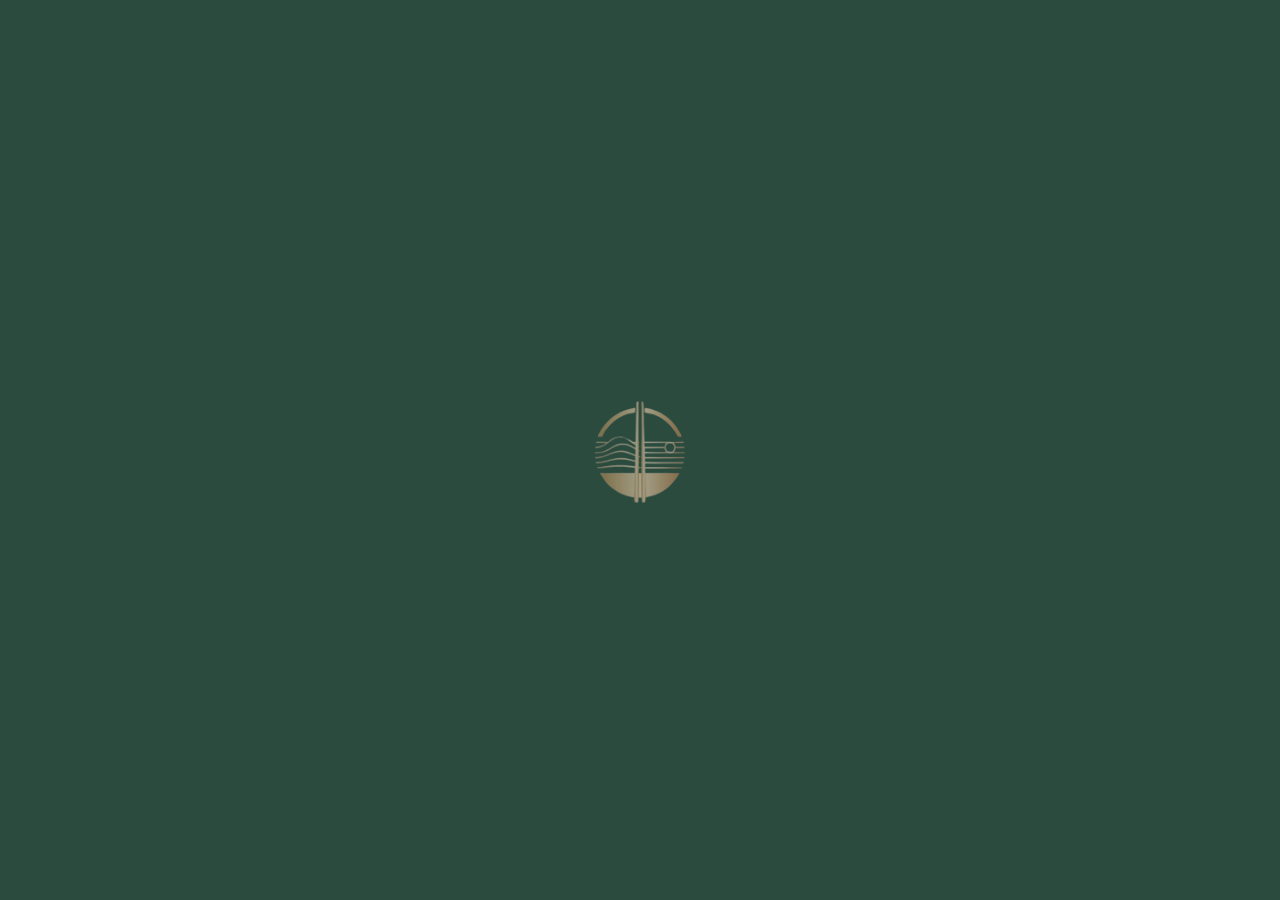
<file: index_fr.html>
<!DOCTYPE html>
<html lang="fr">
<head>
    <meta charset="UTF-8">
    <meta name="viewport" content="width=device-width, initial-scale=1.0, maximum-scale=1.0, user-scalable=no">
    <meta name="description" data-tpl="{brand} ({zh}) — restaurant chinois halal authentique à {city}. Sur place, réservation ou livraison." content="Kipé (吉贝) — restaurant chinois halal authentique à Conakry. Sur place, réservation ou livraison.">
    <title data-tpl="{brand} | Restaurant chinois authentique">Kipé | Restaurant chinois authentique</title>
    <link rel="icon" type="image/png" href="images/logo.png">
    <link rel="preconnect" href="https://fonts.googleapis.com">
    <link rel="preconnect" href="https://fonts.gstatic.com" crossorigin>
    <link href="https://fonts.googleapis.com/css2?family=Playfair+Display:wght@500;700&family=Montserrat:wght@400;600;700&family=Noto+Serif+SC:wght@400;700&family=Noto+Kufi+Arabic:wght@400;700&display=swap" rel="stylesheet">
    <link rel="stylesheet" href="https://cdnjs.cloudflare.com/ajax/libs/font-awesome/6.5.2/css/all.min.css">
    <link rel="stylesheet" href="country.css">
    <style>
        :root{--font-main:'Montserrat',sans-serif;--font-serif:'Playfair Display',serif;}

        :root {
            --bg-main: #2B4B3E;
            --bg-sec: #1e3a2f;
            --accent: #D2A67A;
            --accent-light: #e8c8a0;
            --cream: #FDEBD2;
            --text-main: #F5EDD8;
            --text-muted: #b8a890;
            --border-thin: rgba(210,166,122,0.22);
            --trans: all 0.4s cubic-bezier(0.25,0.8,0.25,1);
            --shadow: 0 15px 35px rgba(0,0,0,0.4);
            --gradient: linear-gradient(135deg,#D2A67A 0%,#b8865a 100%);
            --gradient-gold: linear-gradient(135deg,#f0d4a0 0%,#D2A67A 50%,#b8865a 100%);
        }
        ::-webkit-scrollbar{width:6px}::-webkit-scrollbar-track{background:var(--bg-sec)}::-webkit-scrollbar-thumb{background:var(--accent);border-radius:10px}
        *{margin:0;padding:0;box-sizing:border-box;-webkit-tap-highlight-color:transparent}
        html{scroll-behavior:smooth}
        body{background:var(--bg-main);color:var(--text-main);font-family:var(--font-main);overflow-x:hidden;line-height:1.6}
        h1,h2,h3,h4{font-family:var(--font-serif);font-weight:700;letter-spacing:1px}
        a{text-decoration:none;transition:var(--trans);color:inherit}
        button{cursor:pointer;border:none;background:none;font-family:inherit;transition:var(--trans)}
        .lang-bar{position:fixed;top:0;left:0;width:100%;z-index:1001;display:flex;justify-content:flex-end;padding:6px 20px;gap:6px;background:rgba(13,11,8,0.88);backdrop-filter:blur(10px);border-bottom:1px solid var(--border-thin)}
        .lang-btn{padding:4px 14px;border-radius:20px;font-size:0.72rem;font-weight:700;letter-spacing:1px;color:var(--text-muted);border:1px solid var(--border-thin);background:transparent;transition:var(--trans)}
        .lang-btn:hover,.lang-btn.active{background:var(--gradient);color:#fff;border-color:transparent}
        .back-to-top{position:fixed;right:25px;bottom:25px;width:45px;height:45px;background:var(--gradient);color:#fff;display:flex;justify-content:center;align-items:center;border-radius:50%;z-index:9997;box-shadow:0 10px 20px rgba(0,0,0,0.3);transition:var(--trans);opacity:0;visibility:hidden;transform:translateY(20px)}
        .back-to-top.visible{opacity:1;visibility:visible;transform:translateY(0)}
        .back-to-top:hover{transform:translateY(-5px) scale(1.1)}
        #preloader{position:fixed;inset:0;background:var(--bg-main);z-index:9999;display:flex;justify-content:center;align-items:center;transition:opacity 0.6s ease,visibility 0.6s ease}
        .loader-dragon { display: flex; flex-direction: column; align-items: center; }
        .loader-logo { width: 120px; height: auto; animation: pulseLogo 1.5s ease-in-out infinite; }
        @keyframes pulseLogo { 0% { transform: scale(0.95); opacity: 0.6; } 50% { transform: scale(1.05); opacity: 1; } 100% { transform: scale(0.95); opacity: 0.6; } }
        nav{position:fixed;top:36px;width:100%;padding:18px 5%;display:flex;justify-content:space-between;align-items:center;z-index:1000;transition:var(--trans)}
        nav.scrolled{background:rgba(13,11,8,0.93);backdrop-filter:blur(15px);padding:10px 5%;border-bottom:1px solid var(--border-thin);box-shadow:0 5px 20px rgba(0,0,0,0.5)}
        .logo-img{height:44px;width:auto;object-fit:contain}
        .nav-links{display:flex;gap:22px;align-items:center}
        .nav-links a{color:var(--text-main);font-size:0.78rem;font-weight:600;text-transform:uppercase;letter-spacing:1.5px;position:relative}
        .nav-links a::after{content:'';position:absolute;bottom:-5px;left:0;width:0;height:2px;background:var(--accent);transition:var(--trans)}
        .nav-links a:hover::after{width:100%}
        .nav-links a:hover{color:var(--accent)}
        .hamburger{display:none;font-size:1.4rem;cursor:pointer;color:var(--text-main);z-index:1001}
        .nav-close{display:none}
        .btn-reserve,.btn-solid,.btn-outline{text-transform:uppercase;letter-spacing:1.5px;font-weight:700;display:inline-block;border-radius:50px;transition:var(--trans);font-size:0.75rem;padding:11px 22px;text-align:center}
        .btn-reserve{border:2px solid var(--accent);color:var(--accent)}
        .btn-reserve:hover{background:var(--accent);color:#fff}
        .btn-solid{background:var(--gradient);color:#fff;border:none;padding:15px 32px;font-size:0.85rem}
        .btn-solid:hover{transform:translateY(-3px);box-shadow:0 10px 20px rgba(201,148,58,0.4)}
        .btn-outline{background:transparent;color:var(--accent);padding:15px 32px;border:2px solid var(--accent);font-size:0.85rem}
        .btn-outline:hover{background:var(--accent);color:#fff;transform:translateY(-3px)}
        .btn-talabat{background:#FF6000;color:#fff !important;border:none;padding:11px 20px;border-radius:50px;display:inline-flex;align-items:center;gap:8px;font-size:0.75rem;font-weight:700;letter-spacing:1.5px;text-transform:uppercase;transition:var(--trans)}
        .btn-talabat:hover{background:#e05500;transform:translateY(-3px);box-shadow:0 10px 20px rgba(255,96,0,0.4)}
        .btn-talabat svg{flex-shrink:0}
        .hero-btns .btn-talabat{padding:15px 28px;font-size:0.85rem}
        .hero{height:100vh;display:flex;align-items:center;justify-content:center;text-align:center;position:relative;background:linear-gradient(rgba(13,11,8,0.4),rgba(13,11,8,0.88)),url('images/bg.jpg') center/cover}
        .hero::after{content:'';position:absolute;bottom:0;left:0;right:0;height:120px;background:linear-gradient(to bottom,transparent,#2B4B3E);pointer-events:none;z-index:0}
        .hero-content{z-index:1;max-width:900px;padding:0 20px}
        .hero-chinese{display:block;font-family:'Noto Serif SC',serif;font-size:clamp(1.6rem,4vw,2.5rem);color:var(--accent);margin-bottom:8px;letter-spacing:12px;opacity:0.85}
        .hero-subtitle{display:block;margin-bottom:15px;font-size:0.85rem;color:var(--accent-light);letter-spacing:7px;text-transform:uppercase;font-weight:700}
        .hero h1{font-size:clamp(2.6rem,8vw,5rem);margin-bottom:20px;line-height:1.05;text-shadow:0 10px 30px rgba(0,0,0,0.6)}
        .hero h1 span{background:var(--gradient-gold);-webkit-background-clip:text;-webkit-text-fill-color:transparent;background-clip:text}
        .hero p{color:#d4c9b0;margin:0 auto 40px;font-size:clamp(0.95rem,2.5vw,1.15rem);max-width:640px;font-weight:400}
        .hero-btns{display:flex;justify-content:center;gap:15px;flex-wrap:wrap}
        .reveal{opacity:0;transform:translateY(40px);transition:all 0.8s cubic-bezier(0.25,0.8,0.25,1)}
        .reveal.active{opacity:1;transform:translateY(0)}
        .section{padding:100px 5%}
        .sec-header{text-align:center;margin-bottom:60px}
        .sec-header span{color:var(--accent);font-size:0.85rem;letter-spacing:5px;text-transform:uppercase;font-weight:700;display:block;margin-bottom:12px}
        .sec-header h2{font-size:clamp(2rem,6vw,3.2rem);position:relative;display:inline-block}
        .divider{width:50px;height:3px;background:var(--accent);margin:18px auto 0;border-radius:10px}
        .hours-grid{display:grid;grid-template-columns:repeat(auto-fit,minmax(200px,1fr));gap:20px;max-width:1000px;margin:0 auto;text-align:center}
        .hour-card{padding:30px;background:var(--bg-sec);border-radius:20px;border:1px solid var(--border-thin);transition:var(--trans)}
        .hour-card:hover{border-color:var(--accent);transform:scale(1.05)}
        .hour-card i{font-size:2rem;color:var(--accent);margin-bottom:15px}
        .hour-card h4{margin-bottom:10px;font-size:1.1rem}
        .hour-card p{color:var(--text-muted);font-size:0.9rem}
        .hour-card strong{color:var(--accent-light);display:block;margin-top:8px;font-size:0.9rem}
        .menu-container{max-width:1200px;margin:0 auto}
        .menu-tabs{display:flex;justify-content:center;flex-wrap:wrap;gap:10px;margin-bottom:50px}
        .menu-tab{color:var(--text-muted);font-size:0.88rem;font-weight:700;text-transform:uppercase;padding:11px 22px;border-radius:50px;background:var(--bg-sec);border:1px solid var(--border-thin)}
        .menu-tab.active{color:#fff;background:var(--gradient);border-color:transparent;box-shadow:0 5px 15px rgba(201,148,58,0.3)}
        .menu-cat{display:none;animation:fadeIn 0.6s ease-out}
        .menu-cat.active{display:grid;grid-template-columns:repeat(auto-fit,minmax(340px,1fr));gap:22px}
        @keyframes fadeIn{from{opacity:0;transform:scale(0.98)}to{opacity:1;transform:scale(1)}}
        .menu-item{display:flex;align-items:center;gap:18px;padding:18px;border-radius:18px;background:var(--bg-sec);border:1px solid transparent;transition:var(--trans)}
        .menu-item:hover{border-color:var(--border-thin);transform:translateY(-6px);box-shadow:var(--shadow)}
        .menu-img-wrapper{width:95px;height:95px;flex-shrink:0;overflow:hidden;border-radius:14px}
        .menu-img{width:100%;height:100%;object-fit:cover;transition:var(--trans)}
        .menu-item:hover .menu-img{transform:scale(1.12)}
        .menu-content{flex-grow:1}
        .menu-head{display:flex;justify-content:space-between;align-items:baseline;margin-bottom:7px;gap:8px}
        .menu-name{font-size:1rem;font-weight:700;color:var(--text-main)}
        .menu-badge{background:var(--accent);color:#fff;font-size:0.58rem;padding:3px 8px;border-radius:50px;margin-left:6px;vertical-align:middle;text-transform:uppercase;white-space:nowrap}
        .menu-price{color:var(--accent);font-size:1rem;font-weight:700;white-space:nowrap}
        .menu-desc{font-size:0.82rem;color:var(--text-muted);line-height:1.5}
        .bg-sec{background:var(--bg-sec)}
        .grid-auto{display:grid;max-width:1200px;margin:0 auto;gap:22px;grid-template-columns:repeat(auto-fit,minmax(290px,1fr))}
        .card{padding:38px;border-radius:22px;border:1px solid var(--border-thin);background:var(--bg-main);transition:var(--trans);position:relative;overflow:hidden}
        .card:hover{transform:translateY(-8px);border-color:var(--accent);box-shadow:var(--shadow)}
        .stars{color:#FFD700;margin-bottom:18px;font-size:0.85rem}
        .card p{font-size:0.95rem;margin-bottom:22px;color:#d4c9b0;font-style:italic;line-height:1.7}
        .card strong{font-family:var(--font-serif);font-size:1.1rem;color:var(--accent);display:block}
        .gallery-grid{display:grid;grid-template-columns:repeat(auto-fill,minmax(270px,1fr));gap:14px;max-width:1200px;margin:0 auto}
        .gallery-item{position:relative;overflow:hidden;border-radius:18px;height:280px;cursor:pointer;display:block;}
        .gallery-item img{width:100%;height:100%;object-fit:cover;transition:transform 0.8s cubic-bezier(0.25,0.8,0.25,1)}
        .gallery-item:hover img{transform:scale(1.14)}
        .gallery-overlay{position:absolute;inset:0;background:rgba(201,148,58,0.8);display:flex;justify-content:center;align-items:center;opacity:0;transition:var(--trans)}
        .gallery-item:hover .gallery-overlay{opacity:1}
        .gallery-overlay i{color:#fff;font-size:2.3rem;transform:translateY(28px);transition:var(--trans)}
        .gallery-item:hover .gallery-overlay i{transform:translateY(0)}
        .faq-container{max-width:800px;margin:0 auto}
        .faq-item{margin-bottom:14px;border-radius:14px;background:var(--bg-sec);border:1px solid var(--border-thin);overflow:hidden}
        .faq-question{padding:18px 20px;cursor:pointer;display:flex;justify-content:space-between;align-items:center;font-weight:600;transition:var(--trans)}
        .faq-question:hover{color:var(--accent)}
        .faq-answer{padding:0 20px;max-height:0;overflow:hidden;transition:all 0.4s ease;color:var(--text-muted);font-size:0.88rem}
        .faq-item.open .faq-answer{padding:0 20px 18px;max-height:200px}
        .faq-item.open .faq-question i{transform:rotate(180deg);color:var(--accent)}
        .newsletter{background:var(--gradient);padding:70px 5%;text-align:center;border-radius:28px;margin:50px 5%;color:#fff}
        .newsletter h2{font-size:2.3rem;margin-bottom:14px}
        .newsletter p{margin-bottom:28px;opacity:0.9}
        .news-form{max-width:480px;margin:0 auto;display:flex;gap:10px}
        .news-form input{flex:1;padding:14px 22px;border-radius:50px;border:none;outline:none;font-family:inherit;background:rgba(13,11,8,0.35);color:#fff}
        .news-form input::placeholder{color:rgba(255,255,255,0.6)}
        .news-form button{background:var(--bg-main);color:var(--accent-light);padding:14px 26px;border-radius:50px;font-weight:700}
        .news-form button:hover{background:#000}
        .loc-container{max-width:1100px;margin:0 auto;display:grid;grid-template-columns:1fr 1.2fr;gap:38px;align-items:stretch}
        .loc-info{padding:46px;background:var(--bg-sec);border-radius:22px;border:1px solid var(--border-thin);display:flex;flex-direction:column;justify-content:center}
        .contact-links{display:flex;flex-direction:column;gap:22px;margin-top:32px}
        .contact-links a{font-size:0.95rem;display:flex;align-items:center;gap:14px;font-weight:500}
        .contact-links a:hover{color:var(--accent);transform:translateX(8px)}
        .contact-links i{color:var(--accent);width:24px;text-align:center;font-size:1.1rem}
        .map-wrapper{width:100%;min-height:380px;border-radius:22px;overflow:hidden;border:1px solid var(--border-thin);box-shadow:var(--shadow)}
        .map-wrapper iframe{width:100%;height:100%;border:0}
        .res-container{max-width:840px;margin:0 auto;background:var(--bg-sec);padding:56px;border-radius:28px;border:1px solid var(--border-thin);box-shadow:var(--shadow)}
        .form-grid{display:grid;grid-template-columns:repeat(2,1fr);gap:22px}
        .input-grp{display:flex;flex-direction:column}
        .input-grp label{font-size:0.72rem;color:var(--text-muted);text-transform:uppercase;font-weight:700;margin-bottom:9px;letter-spacing:2px}
        .input-grp input,.input-grp select{background:var(--bg-main);border:1px solid var(--border-thin);color:var(--text-main);padding:15px;font-family:inherit;font-size:0.95rem;outline:none;border-radius:11px;transition:var(--trans)}
        .input-grp select option{background:var(--bg-main)}
        .input-grp input:focus,.input-grp select:focus{border-color:var(--accent);box-shadow:0 0 0 4px rgba(201,148,58,0.1)}
        .btn-submit{grid-column:1/-1;margin-top:18px;padding:18px;font-size:0.95rem;border-radius:11px}
        footer{padding:70px 5% 36px;text-align:center;background:var(--bg-main);border-top:1px solid var(--border-thin)}
        .footer-logo{height:60px;width:auto;margin-bottom:28px;object-fit:contain}
        .social-links{display:flex;justify-content:center;gap:18px;margin-bottom:30px}
        .social-links a{width:48px;height:48px;border:1px solid var(--border-thin);border-radius:50%;display:flex;justify-content:center;align-items:center;font-size:1.3rem;background:var(--bg-sec)}
        .social-links a:hover{background:var(--gradient);border-color:transparent;color:#fff;transform:translateY(-7px) rotate(360deg);box-shadow:0 10px 20px rgba(201,148,58,0.3)}
        footer p{font-size:0.88rem;color:var(--text-muted);margin-bottom:10px}
        body.rtl{direction:rtl;text-align:right}
        body.rtl .nav-links{flex-direction:row-reverse}
        body.rtl .contact-links a:hover{transform:translateX(-8px)}
        body.rtl .lang-bar{flex-direction:row-reverse;justify-content:flex-start}
        body.rtl .menu-item{flex-direction:row-reverse}
        body.rtl .menu-head{flex-direction:row-reverse}
        body.rtl .faq-question{flex-direction:row-reverse}
        body.rtl .nav-links a::after{left:auto;right:0}
        @media(max-width:992px){.menu-cat{grid-template-columns:1fr}.loc-container{grid-template-columns:1fr}.loc-info{padding:36px;order:2}.map-wrapper{min-height:320px;order:1}}
        @media(max-width:768px){nav{padding:12px 5%}.nav-links{position:fixed;top:0;right:-100%;width:82%;height:100vh;background:var(--bg-sec);flex-direction:column;justify-content:center;transition:0.6s cubic-bezier(0.77,0.2,0.05,1.0);box-shadow:-15px 0 40px rgba(0,0,0,0.7);z-index:1200;overflow-y:auto;overscroll-behavior:contain;padding:80px 0 40px}.nav-links.active{right:0}.nav-links a{font-size:1.4rem;margin:12px 0}.hamburger{display:block}.nav-close{display:flex;align-items:center;gap:8px;position:absolute;top:24px;left:24px;font-size:0.85rem;font-weight:700;color:var(--accent);background:none;border:none;cursor:pointer;letter-spacing:1.5px;text-transform:uppercase;padding:6px}.hero h1{font-size:2.8rem}.hero p{font-size:0.95rem;padding:0 10px}.hero-btns{flex-direction:column;align-items:stretch;padding:0 20px;width:100%}.hero-btns .btn-solid,.hero-btns .btn-outline,.hero-btns .btn-talabat{margin:0;width:100%;justify-content:center}.section{padding:75px 5%}.news-form{flex-direction:column;border-radius:18px}.news-form input,.news-form button{width:100%;border-radius:14px}.res-container{padding:36px 22px;border-radius:18px}.form-grid{grid-template-columns:1fr;gap:18px}.back-to-top{right:18px;bottom:18px;width:40px;height:40px}body.rtl .nav-links{right:auto;left:-100%}body.rtl .nav-links.active{left:0}}


        /* Brand-accurate additional styles */
        ::-webkit-scrollbar-track{background:#1e3a2f !important}
        #preloader{background:#2B4B3E !important}
        .loader-spinner{border-color:rgba(210,166,122,0.2) !important;border-top-color:#D2A67A !important}
        nav.scrolled{background:rgba(27,58,44,0.95) !important}
        .lang-bar{background:rgba(27,58,44,0.92) !important}
        .menu-item{background:#244035 !important}
        .card{background:#244035 !important}
        .hour-card{background:#244035 !important}
        .faq-item{background:#244035 !important}
        .news-form input{background:rgba(27,58,44,0.5) !important}
        .input-grp input,.input-grp select{background:#1e3a2f !important}
        .social-links a{background:#244035 !important}
        /* Ornamental brand divider */
        .brand-ornament{display:flex;align-items:center;justify-content:center;gap:12px;margin:0 auto;opacity:0.7}
        .brand-ornament::before,.brand-ornament::after{content:'';flex:1;max-width:80px;height:1px;background:var(--accent)}
        .brand-ornament-icon{color:var(--accent);font-size:1rem}
        /* Tagline styling */
        .hero-halal{display:inline-flex;align-items:center;gap:8px;margin-bottom:18px;padding:6px 16px;border-radius:50px;border:1px solid var(--border-thin);background:rgba(210,166,122,0.1);color:var(--accent-light);font-size:0.68rem;font-weight:700;letter-spacing:2px;text-transform:uppercase}
        .menu-emoji{width:100%;height:100%;display:flex;align-items:center;justify-content:center;font-size:2.2rem;background:linear-gradient(135deg,var(--bg-main),var(--bg-sec))}
        .menu-code{font-size:0.62rem;font-weight:700;letter-spacing:1.5px;color:var(--accent);opacity:0.75;display:block;margin-bottom:2px}
        .brand-tagline{font-size:0.72rem;letter-spacing:4px;color:var(--accent-light);text-transform:uppercase;opacity:0.85}
        /* Input select option */
        .input-grp select option{background:#2B4B3E}

    </style>
</head>
<body class="">
    <div id="preloader"><div class="loader-dragon"><img src="images/logo.png" alt="Logo" class="loader-logo"></div>
<script>
/* The preloader hides itself, before any other script runs and regardless of
   whether they succeed. Nothing downstream can trap the page on this screen. */
(function () {
    var p = document.getElementById('preloader');
    if (!p) return;
    var gone = false;
    function hide() {
        if (gone) return;
        gone = true;
        p.classList.add('hidden');
        p.style.opacity = '0';
        p.style.visibility = 'hidden';
        setTimeout(function () { if (p.parentNode) p.parentNode.removeChild(p); }, 600);
    }
    setTimeout(hide, 1500);
    window.addEventListener('load', function () { setTimeout(hide, 200); });
    window.addEventListener('error', hide);          // a dead script must not hold the page
})();
</script></div>
    <button class="back-to-top" id="topBtn" onclick="window.scrollTo({top:0,behavior:'smooth'})"><i class="fas fa-arrow-up"></i></button>
    <div class="lang-bar" id="lang-bar"></div>
    <nav id="nav">
        <a href="#home"><img src="[data-uri]" class="logo-img" alt="Loongdingxuan Logo"></a>
        <div class="nav-links" id="links">
            <button class="nav-close" id="navClose"><i class="fas fa-arrow-left"></i> Retour</button>
            <a href="#home">Accueil</a>
            <a href="#menu">Menu</a>
            <a href="menu.html"><i class="fas fa-utensils" style="margin-right:4px;"></i>Carte</a>
            <a href="order.html"><i class="fas fa-bag-shopping" style="margin-right:4px;"></i>Commander</a>
            <a href="#gallery">Galerie</a>
            <a href="#contact">Nous trouver</a>
            <a href="#res" class="btn-reserve">Réserver une table</a>
            <a href="https://www.talabat.com/egypt/restaurant/799867/loongdingxuan-el-rehab-city-1?aid=7600" target="_blank" class="btn-talabat"><img src="images/t_logo.svg" style="height:20px;width:20px;border-radius:5px;object-fit:contain;" alt="Talabat"> Commander sur Talabat</a>
        </div>
        <div class="hamburger" id="ham"><i class="fas fa-bars"></i></div>
    </nav>
    <main>
        <section class="hero" id="home">
            <div class="hero-content">
                <span class="hero-chinese reveal" id="brand-zh">吉贝</span>
                <span class="hero-subtitle reveal">Cuisine chinoise authentique</span>
                <span class="hero-halal reveal"><i class="fas fa-certificate"></i> Certifié Halal</span>
                <h1 class="reveal">Un goût de <br><span>la Chine impériale</span></h1>
                <p class="reveal">Experience centuries of culinary tradition - from hand-crafted dim sum to slow-braised masterpieces, served with the warmth of true Chinese hospitality.</p>
                <div class="hero-btns reveal">
                    <a href="#menu" class="btn-solid">Découvrir le menu</a>
                    <a href="#res" class="btn-outline">Réserver une table</a>
                    <a href="https://www.talabat.com/egypt/restaurant/799867/loongdingxuan-el-rehab-city-1?aid=7600" target="_blank" class="btn-talabat"><img src="images/t_logo.svg" style="height:22px;width:22px;border-radius:5px;object-fit:contain;" alt="Talabat"> Commander sur Talabat</a>
                    <a href="menu.html" class="btn-solid" style="background:var(--gradient);"><i class="fas fa-bag-shopping" style="margin-right:8px;"></i>Commander en livraison</a>
                </div>
            </div>
        </section>
        <section class="section">
            <div class="sec-header reveal"><span>Nos horaires</span><h2>Heures d’ouverture</h2><div class="divider"></div></div>
            <div class="hours-grid" id="hours-grid">
                <div class="hour-card reveal"><i class="fas fa-sun"></i><h4>En semaine</h4><p>Lun – Jeu</p><strong>12h00 – 23h00</strong></div>
                <div class="hour-card reveal"><i class="fas fa-moon"></i><h4>Week-end</h4><p>Ven – Dim</p><strong>13h00 – 00h00</strong></div>
                <div class="hour-card reveal"><i class="fas fa-motorcycle"></i><h4>Livraison</h4><p>Tous les jours</p><strong>12h00 – 23h30</strong></div>
            </div>
        </section>
        <section class="section bg-sec" id="menu">
            <div class="sec-header reveal"><span>Façonné par la tradition</span><h2>Notre menu signature</h2><div class="divider"></div></div>
            <div class="menu-container">
                <div class="menu-tabs reveal" id="menu-tabs"></div>
                <div id="menu-cats"></div>
                <div style="text-align:center;margin-top:40px" class="reveal"><a href="menu.html" class="btn-outline">Voir le menu complet</a></div>
            </div>
        </section>
                <section class="section bg-sec">
            <div class="sec-header reveal"><span>Questions fréquentes</span><h2>FAQ</h2><div class="divider"></div></div>
            <div class="faq-container"><div class="faq-item reveal"><div class="faq-question">Proposez-vous des plats végétariens ou halal ? <i class="fas fa-chevron-down"></i></div><div class="faq-answer">Oui. Plus de 15 plats de notre carte sont entièrement végétariens, et toutes nos viandes sont halal.</div></div><div class="faq-item reveal"><div class="faq-question">Servez-vous du porc ou de l’alcool ? <i class="fas fa-chevron-down"></i></div><div class="faq-answer">Non. Notre cuisine est entièrement certifiée halal — nous ne servons ni porc ni alcool.</div></div><div class="faq-item reveal"><div class="faq-question">Acceptez-vous les réservations de groupe ? <i class="fas fa-chevron-down"></i></div><div class="faq-answer">Bien sûr ! Nous accueillons les repas de famille et les événements d’entreprise. Contactez-nous pour organiser le vôtre.</div></div><div class="faq-item reveal"><div class="faq-question">Faut-il réserver le week-end ? <i class="fas fa-chevron-down"></i></div><div class="faq-answer">Le week-end est très demandé — nous vous conseillons de réserver à l’avance.</div></div></div>
        </section>
        <section class="section" id="gallery">
            <div class="sec-header reveal"><span>Notre univers</span><h2>Galerie</h2><div class="divider"></div></div>
            <div class="gallery-grid">
                <a href="https://www.instagram.com/p/DT-OiZ7DuEG/?img_index=1" target="_blank" class="gallery-item reveal"><img src="images/dish1.jpg" alt="Dish 1" loading="lazy"><div class="gallery-overlay"><i class="fab fa-instagram"></i></div></a>
                <a href="https://www.instagram.com/p/DUjFHRnjad4/" target="_blank" class="gallery-item reveal"><img src="images/dish2.jpg" alt="Dish 2" loading="lazy"><div class="gallery-overlay"><i class="fab fa-instagram"></i></div></a>
                <a href="https://www.instagram.com/p/DUToTQpjAtV/" target="_blank" class="gallery-item reveal"><img src="images/dish3.jpg" alt="Dish 3" loading="lazy"><div class="gallery-overlay"><i class="fab fa-instagram"></i></div></a>
                <a href="https://www.instagram.com/p/DUYpCdkjqgm/?img_index=1" target="_blank" class="gallery-item reveal"><img src="images/dish4.jpg" alt="Dish 4" loading="lazy"><div class="gallery-overlay"><i class="fab fa-instagram"></i></div></a>
            </div>
        </section>
        <section class="newsletter reveal">
            <h2>Restez informé</h2><p>Recevez nos offres exclusives et nos suggestions de saison.</p>
            <form class="news-form" onsubmit="event.preventDefault();alert('Merci pour votre inscription !');this.reset();">
                <input type="email" placeholder="Votre adresse e-mail" required>
                <button type="submit">S’inscrire</button>
            </form>
        </section>
        <section class="section bg-sec" id="contact">
            <div class="sec-header reveal"><span>Venez nous voir</span><h2>Trouver notre restaurant</h2><div class="divider"></div></div>
            <div class="loc-container reveal">
                <div class="loc-info">
                    <h3 style="font-size:1.9rem;margin-bottom:14px;color:var(--accent)" id="brand-about">Kipé</h3>
                    <p style="color:var(--text-muted);font-size:1rem">Toute la richesse du patrimoine culinaire chinois — où chaque plat raconte une histoire.</p>
                    <div class="contact-links" id="contact-links"></div>
                </div>
                <div class="map-wrapper">
                    <iframe id="branch-map" src="" allowfullscreen="" loading="lazy" referrerpolicy="no-referrer-when-downgrade"></iframe>
                </div>
            </div>
        </section>
        <section class="section" id="res">
            <div class="res-container reveal">
                <div class="sec-header" style="margin-bottom:36px"><span>Réservez votre table</span><h2>Réserver une table</h2><div class="divider"></div></div>
                <form class="form-grid" id="reservationForm">
                    <div class="input-grp"><label>Nom complet</label><input type="text" placeholder="ex. Mamadou Diallo" required></div>
                    <div class="input-grp"><label>Numéro de téléphone</label><input type="tel" placeholder="+224" required></div>
                    <div class="input-grp"><label>Date</label><input type="date" required></div>
                    <div class="input-grp"><label>Heure</label>
                        <select required><option value="" disabled selected>Choisir l’heure…</option>
                        <option>13h00</option><option>14h00</option><option>15h00</option><option>16h00</option><option>17h00</option><option>18h00</option><option>19h00</option><option>20h00</option><option>21h00</option><option>22h00</option>
                        </select>
                    </div>
                    <div class="input-grp" style="grid-column:1/-1"><label>Nombre de personnes</label>
                        <select required><option value="" disabled selected>Combien de personnes ?</option>
                        <option>1</option><option>2</option><option>3</option><option>4</option><option>5</option><option>6+</option>
                        </select>
                    </div>
                    <button type="submit" class="btn-submit btn-solid">Confirmer la réservation</button>
                </form>
            </div>
        </section>
    </main>
    <footer>
        <img src="[data-uri]" class="footer-logo" alt="Loongdingxuan Logo">
        <div class="social-links" id="social-links"></div>
        <p>&copy; <span id="yr"></span> <span id="brand-footer">Kipé</span>. Tous droits réservés.</p>
    </footer>
    <script src="countries.js"></script>
    <script src="i18n.js"></script>
    <script src="country.js"></script>
    <script src="menu-data.js"></script>
    <script>
        // Marketing menu, rendered from the shared menu data (menu-data.js).
        var HOME_LANG = 'fr';
        var BRANCH;
        var HOME_CATS = ['chicken','beef','seafood','noodles'];
        function renderHomeMenu(){
            var tabs = document.getElementById('menu-tabs');
            var cats = document.getElementById('menu-cats');
            var menu = menuFor(BRANCH);
            var T = I18N[HOME_LANG].menu;
            if(!tabs || !cats) return;
            // A branch whose menu has not been supplied hides the section
            // rather than showing an empty one.
            if(!menu){ var sec = document.getElementById('menu'); if(sec) sec.style.display='none'; return; }
            HOME_CATS.forEach(function(id, idx){
                var cat = menu.categories.filter(function(c){return c.id===id;})[0];
                if(!cat) return;
                tabs.insertAdjacentHTML('beforeend',
                    '<button class="menu-tab' + (idx===0?' active':'') + '" data-target="cat-' + id + '">' + cat.emoji + ' ' + menuCategoryName(cat, HOME_LANG) + '</button>');
                var items = menuItemsIn(menu, id).slice(0, 6).map(function(item){
                    var note = menuItemNote(item, HOME_LANG);
                    var img = menuItemImage(BRANCH.menuId, item);
                    return '<div class="menu-item reveal">'
                        + '<div class="menu-img-wrapper">' + (img
                              ? '<img src="' + img + '" alt="" class="menu-img" loading="lazy" decoding="async">'
                              : '<div class="menu-emoji">' + item.emoji + '</div>') + '</div>'
                        + '<div class="menu-content"><div class="menu-head">'
                        + '<span class="menu-name"><span class="menu-code">' + item.id + '</span>' + menuItemName(item, HOME_LANG)
                        + (item.spicy ? '<span class="menu-badge">' + T.spicyTag + '</span>' : '')
                        + '</span><span class="menu-price">' + formatMoney(BRANCH, HOME_LANG, item.price) + '</span></div>'
                        + (note ? '<p class="menu-desc">' + note + '</p>' : '')
                        + '</div></div>';
                }).join('');
                cats.insertAdjacentHTML('beforeend',
                    '<div class="menu-cat' + (idx===0?' active':'') + '" id="cat-' + id + '">' + items + '</div>');
            });
        }

        // The restaurant's name belongs to the branch: the Egyptian and Guinean
        // houses trade under different ones, and these pages are shared.
        function paintBrand(){
            var zh = brandName(BRANCH, 'zh');
            // The markup carries a real title and description so a visitor
            // (or a crawler) that never runs this script still sees a sensible
            // one; data-tpl is the same sentence with the branch left open.
            var t = document.querySelector('title');
            if (t && t.dataset.tpl) document.title = withBrand(t.dataset.tpl, BRANCH, HOME_LANG);
            var meta = document.querySelector('meta[name="description"]');
            if (meta && meta.dataset.tpl) meta.setAttribute('content', withBrand(meta.dataset.tpl, BRANCH, HOME_LANG));
            var set = function(id, v){ var el = document.getElementById(id); if (el) el.textContent = v; };
            set('brand-zh', zh);
            // Running text has always carried the Latin name, whatever the
            // edition; only the title, meta and hero logotype localize it.
            set('brand-about', brandName(BRANCH, 'latin'));
            set('brand-footer', brandName(BRANCH, 'latin'));
        }

        // Hours belong to the branch too. Only a branch that supplied them
        // paints over the markup, so a branch that did not keeps what it had.
        function paintHours(){
            var grid = document.getElementById('hours-grid');
            if (!grid || !BRANCH.hours) return;
            var H = I18N[HOME_LANG].home;
            var card = function(icon, label, span){
                return '<div class="hour-card reveal"><i class="fas fa-' + icon + '"></i><h4>' + label
                     + '</h4><p>' + H.everyDay + '</p><strong>' + formatHours(span) + '</strong></div>';
            };
            grid.innerHTML = card('utensils', H.dining, BRANCH.hours.dining)
                           + card('motorcycle', H.delivery, BRANCH.hours.delivery);
        }

        // Branch-specific chrome: languages offered, contact details, map and
        // social links all belong to the country, not to the page.
        function paintBranch(){
            var bar = document.getElementById('lang-bar');
            if (bar) {
                bar.innerHTML = BRANCH.languages.map(function(l){
                    return '<button class="lang-btn' + (l===HOME_LANG?' active':'') + '" onclick="setLang(\'' + l + '\');location.href=\'' + pageFor('index', l) + '\'">' + I18N[l].langName + '</button>';
                }).join('');
                mountCountrySwitcher(bar, BRANCH, HOME_LANG);
            }
            var map = document.getElementById('branch-map');
            if (map) map.src = BRANCH.map;
            var contact = document.getElementById('contact-links');
            if (contact) {
                var rows = [];
                rows.push('<a href="' + BRANCH.mapLink + '" target="_blank" rel="noopener"><i class="fas fa-location-dot"></i> ' + (BRANCH.address[HOME_LANG] || BRANCH.address.en) + '</a>');
                rows.push('<a href="tel:' + BRANCH.phones.order.replace(/[^0-9+]/g,'') + '"><i class="fas fa-phone"></i> ' + BRANCH.phones.order + '</a>');
                if (BRANCH.phones.reservation && BRANCH.phones.reservation !== BRANCH.phones.order)
                    rows.push('<a href="tel:' + BRANCH.phones.reservation.replace(/[^0-9+]/g,'') + '"><i class="fas fa-calendar-check"></i> ' + BRANCH.phones.reservation + '</a>');
                if (BRANCH.social.facebook) rows.push('<a href="' + BRANCH.social.facebook + '" target="_blank" rel="noopener"><i class="fab fa-facebook"></i> ' + brandName(BRANCH, HOME_LANG) + ' sur Facebook</a>');
                if (BRANCH.social.instagram) rows.push('<a href="' + BRANCH.social.instagram + '" target="_blank" rel="noopener"><i class="fab fa-instagram"></i> Instagram</a>');
                contact.innerHTML = rows.join('');
            }
            var social = document.getElementById('social-links');
            if (social) {
                var s2 = [];
                if (BRANCH.social.facebook) s2.push('<a href="' + BRANCH.social.facebook + '" target="_blank" rel="noopener"><i class="fab fa-facebook-f"></i></a>');
                if (BRANCH.social.instagram) s2.push('<a href="' + BRANCH.social.instagram + '" target="_blank" rel="noopener"><i class="fab fa-instagram"></i></a>');
                s2.push('<a href="tel:' + BRANCH.phones.order.replace(/[^0-9+]/g,'') + '"><i class="fas fa-phone"></i></a>');
                social.innerHTML = s2.join('');
            }
            // Menu and ordering links follow the visitor's language.
            document.querySelectorAll('a[href^="menu"]').forEach(function(a){ a.setAttribute('href', pageFor('menu', HOME_LANG)); });
            // A branch with no online menu links to the catalogue, which shows its phones.
            var talabat = document.querySelector('.btn-talabat');
            if (talabat && !BRANCH.social.talabat) talabat.style.display = 'none';
        }

        try { resolveSite(function(branch, lang){
            BRANCH = branch;
            HOME_LANG = lang;
            paintBranch();
            paintBrand();
            paintHours();
            renderHomeMenu();
        });

        window.RESERVATION_MSG = "Merci ! Nous vous contacterons sous peu pour confirmer.";

        var sel = function(s){ return document.querySelector(s); };
        var selAll = function(s){ return document.querySelectorAll(s); };
        // Preloader: hide after max 1.5s, no waiting for external resources
        var preloader = sel('#preloader');
        var hideLoader = function(){
            if(!preloader) return;
            preloader.style.opacity = '0';
            preloader.style.visibility = 'hidden';
            setTimeout(function(){ if(preloader && preloader.parentNode) preloader.parentNode.removeChild(preloader); }, 600);
        };
        setTimeout(hideLoader, 1500);
        document.addEventListener('DOMContentLoaded', function(){ setTimeout(hideLoader, 200); });

        sel('#yr').textContent = new Date().getFullYear();

        document.querySelectorAll('.menu-img').forEach(function(img){
            img.onerror = function(){
                this.style.display = 'none';
                this.parentElement.style.background = 'var(--bg-main)';
                this.parentElement.style.display = 'flex';
                this.parentElement.style.alignItems = 'center';
                this.parentElement.style.justifyContent = 'center';
                this.parentElement.innerHTML = '<i class="fas fa-utensils" style="color:var(--accent);font-size:1.8rem;opacity:0.5"></i>';
            };
        });

        window.addEventListener('scroll', function(){
            sel('#nav').classList.toggle('scrolled', window.scrollY > 50);
            sel('#topBtn').classList.toggle('visible', window.scrollY > 800);
        });

        var ham = sel('#ham'), links = sel('#links');
        function openNav(){links.classList.add('active');ham.querySelector('i').className='fas fa-times';document.body.style.overflow='hidden';document.querySelectorAll('.gradual-blur-page').forEach(function(el){el.style.display='none';});}
        function closeNav(){links.classList.remove('active');ham.querySelector('i').className='fas fa-bars';document.body.style.overflow='';document.querySelectorAll('.gradual-blur-page').forEach(function(el){el.style.display='';});}
        ham.onclick = function(){ links.classList.contains('active') ? closeNav() : openNav(); };
        sel('#navClose').onclick = closeNav;
        selAll('.nav-links a').forEach(function(a){ a.onclick = closeNav; });

        var revObs = new IntersectionObserver(function(entries, obs){
            entries.forEach(function(e){ if(e.isIntersecting){ e.target.classList.add('active'); obs.unobserve(e.target); } });
        }, {threshold:0.1, rootMargin:'0px 0px -50px 0px'});
        selAll('.reveal').forEach(function(el){ revObs.observe(el); });

        selAll('.menu-tab').forEach(function(btn){
            btn.addEventListener('click', function(e){
                var t = e.target.getAttribute('data-target');
                selAll('.menu-tab').forEach(function(b){ b.classList.remove('active'); });
                e.target.classList.add('active');
                selAll('.menu-cat').forEach(function(c){ c.classList.remove('active'); if(c.id===t) c.classList.add('active'); });
            });
        });

        selAll('.faq-question').forEach(function(q){
            q.addEventListener('click', function(){ q.parentElement.classList.toggle('open'); });
        }); } catch (e) { console.error("site init failed:", e); }

        sel('#reservationForm').onsubmit = function(e){
            e.preventDefault();
            var btn = e.target.querySelector('button'), orig = btn.textContent;
            btn.textContent = '...'; btn.disabled = true;
            setTimeout(function(){
                alert(window.RESERVATION_MSG || 'Merci ! Nous vous contacterons sous peu pour confirmer.');
                e.target.reset(); btn.textContent = orig; btn.disabled = false;
            }, 1500);
        };

    </script>
<script src="animations.js"></script>
</body>
</html>
</file>
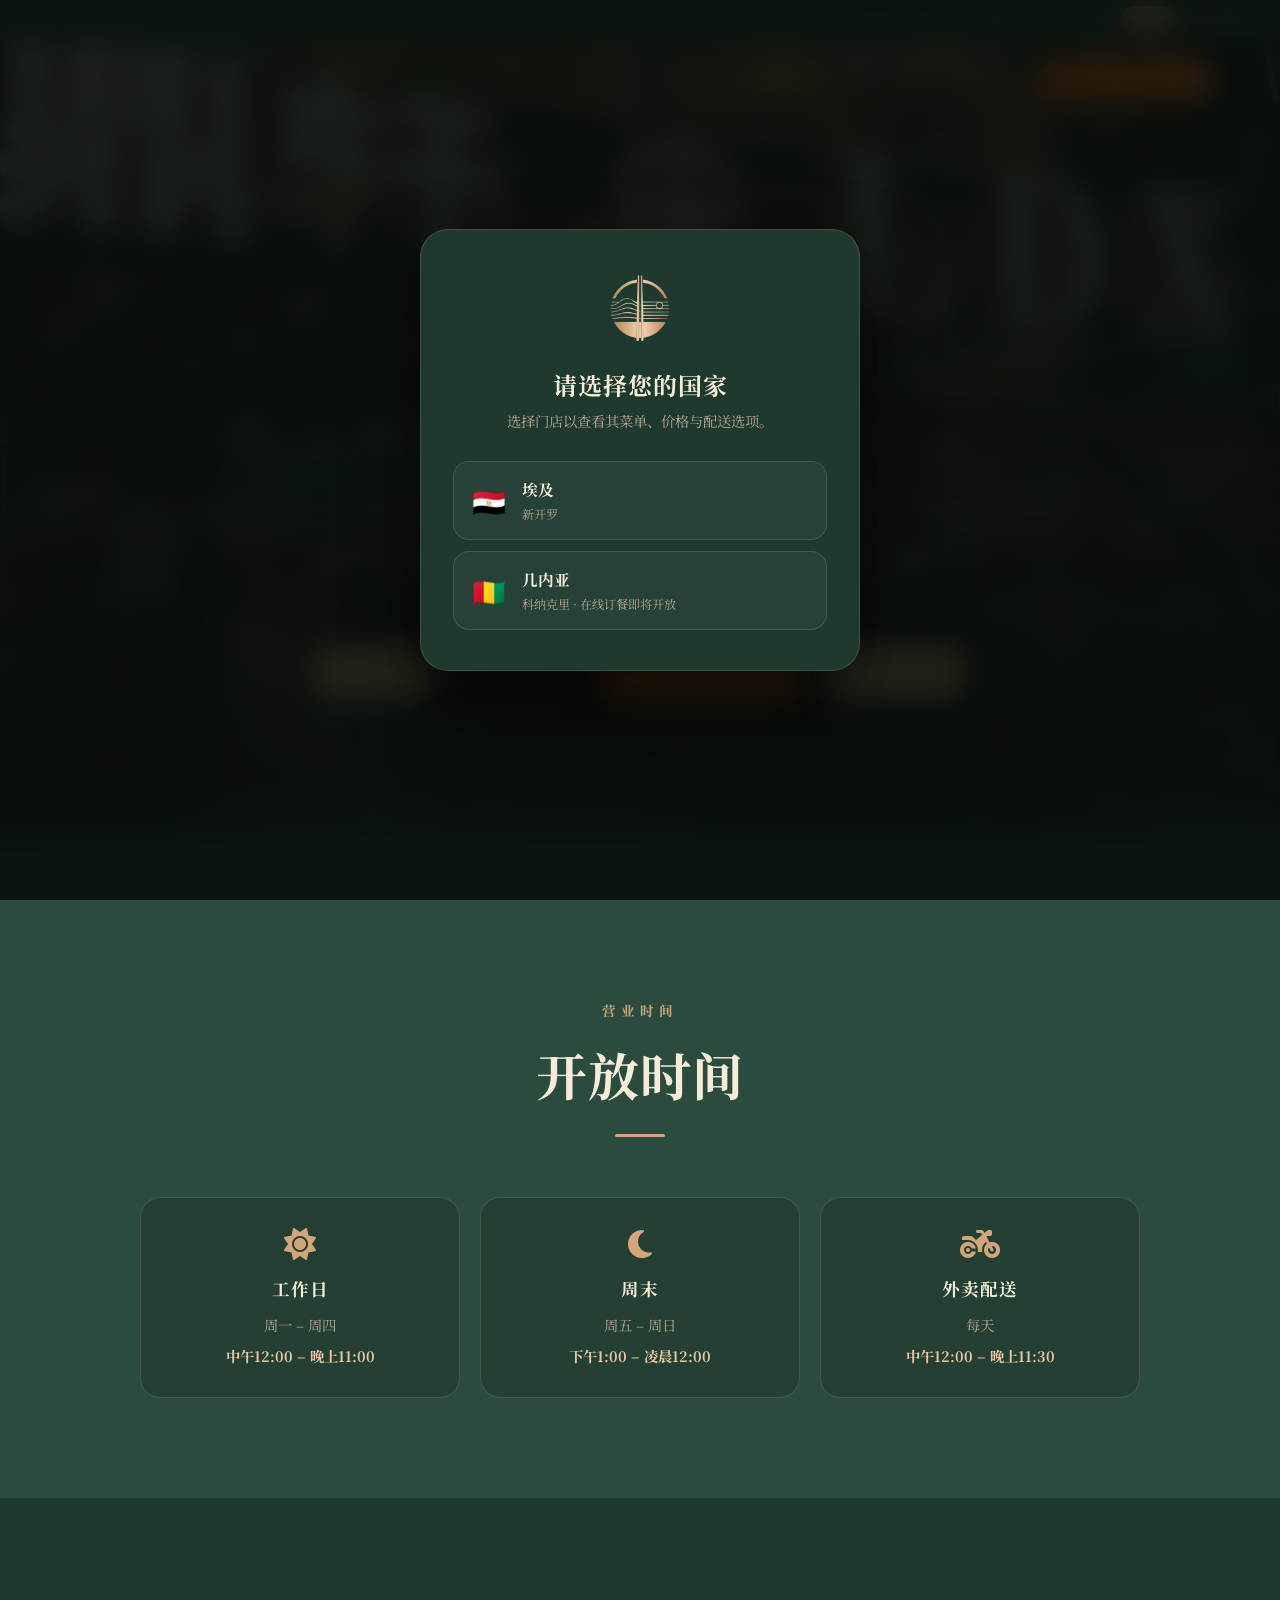
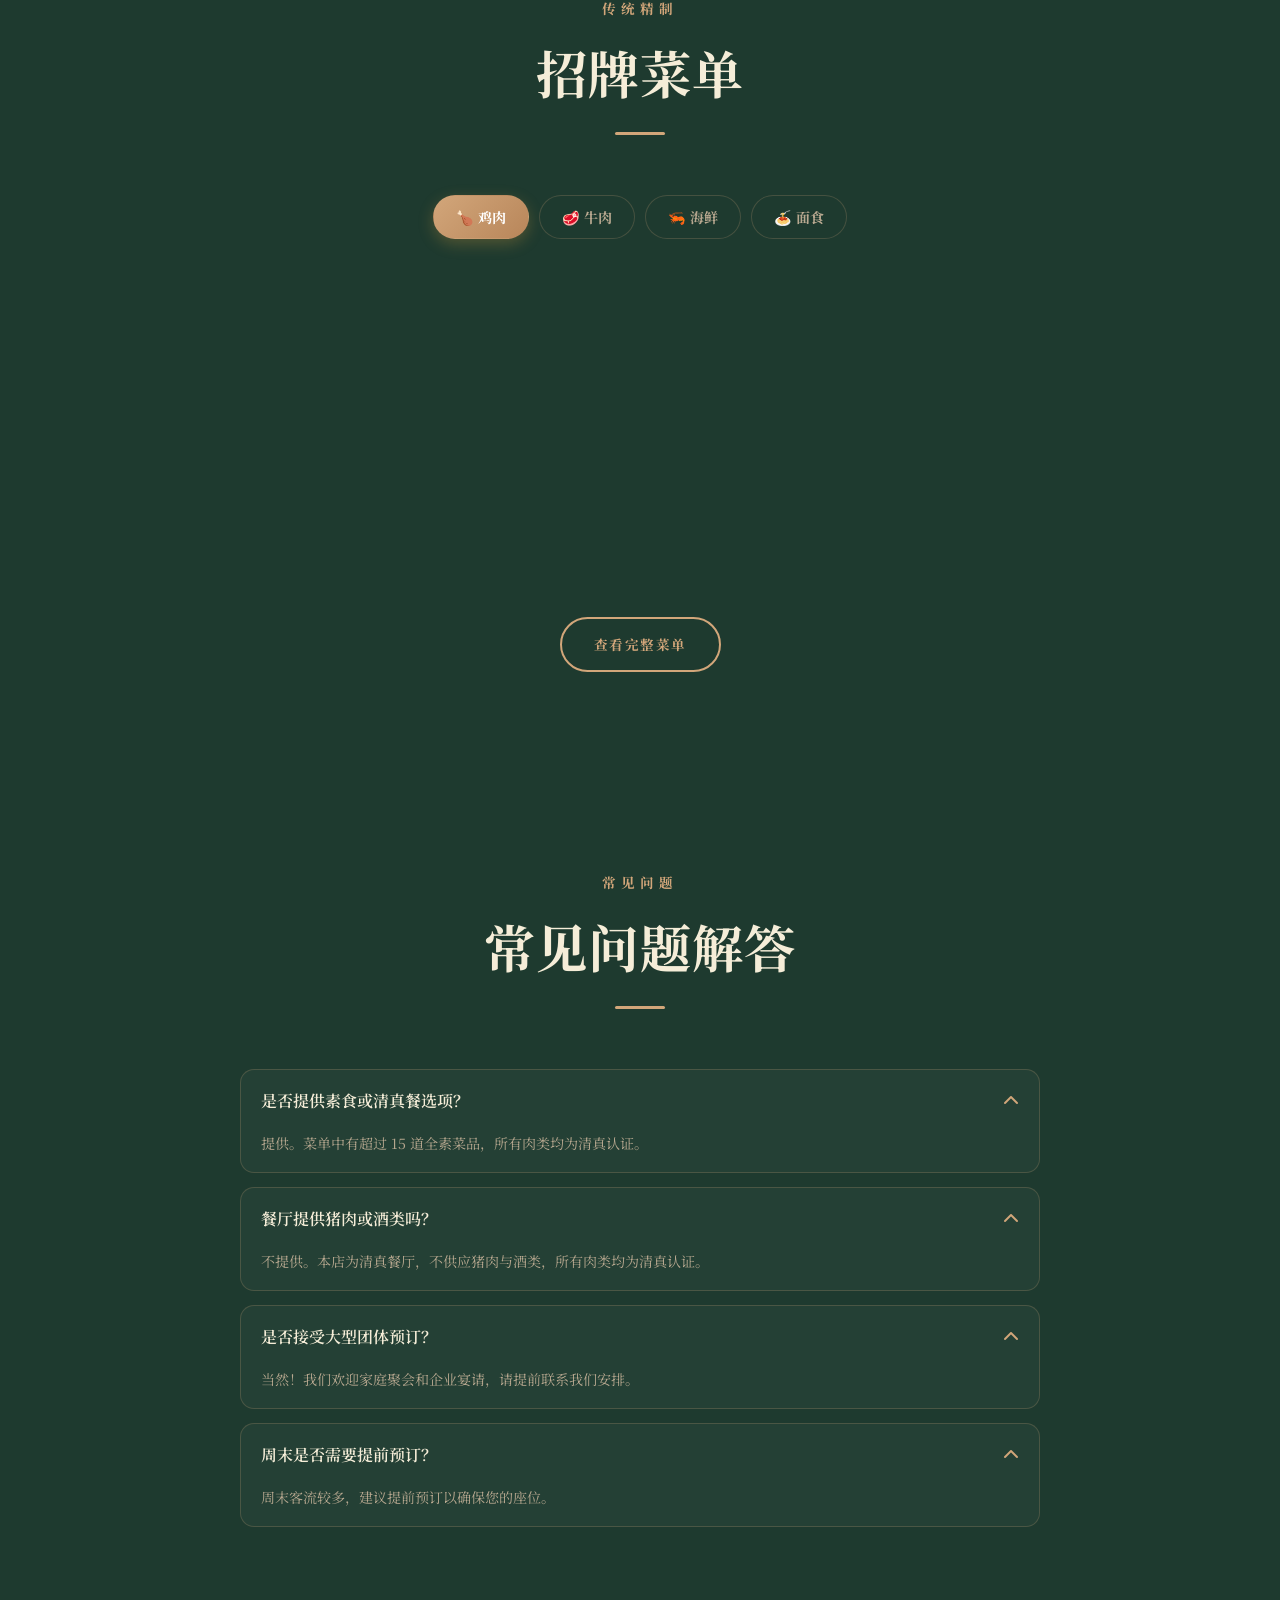
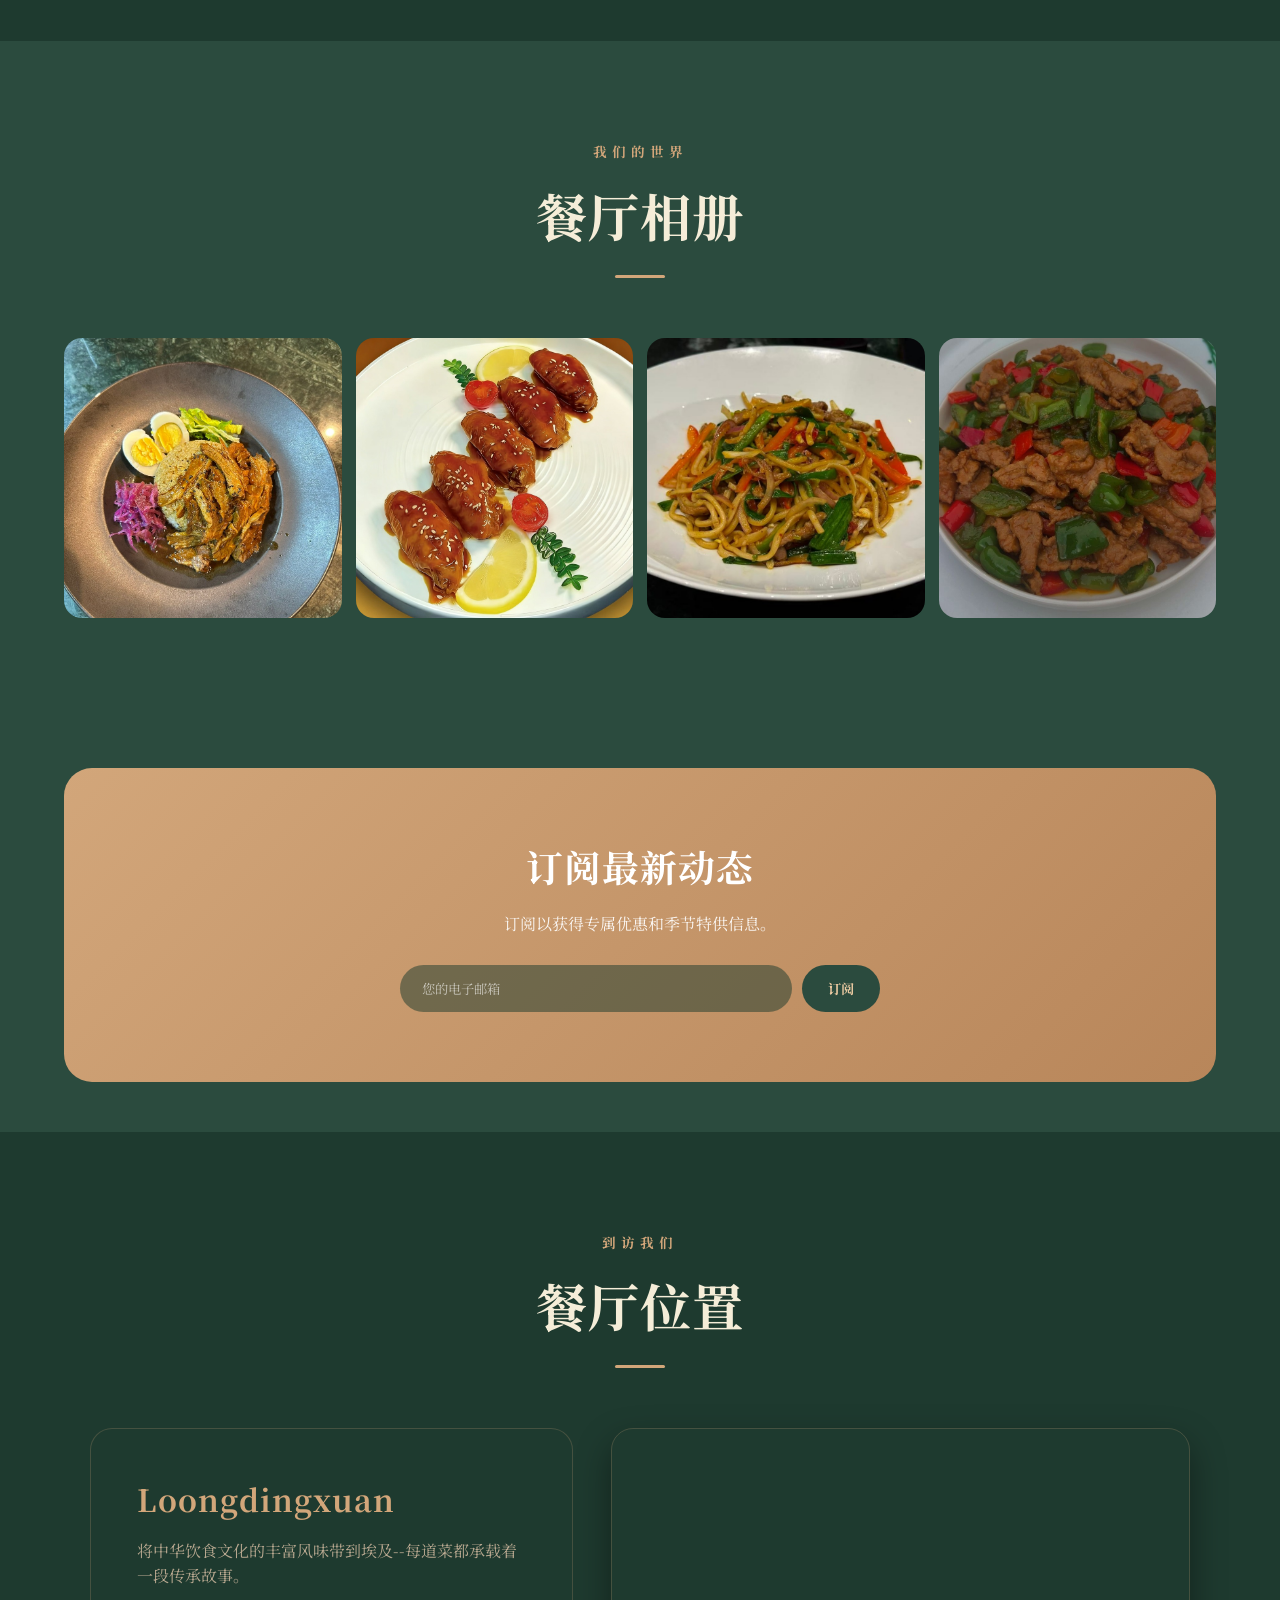
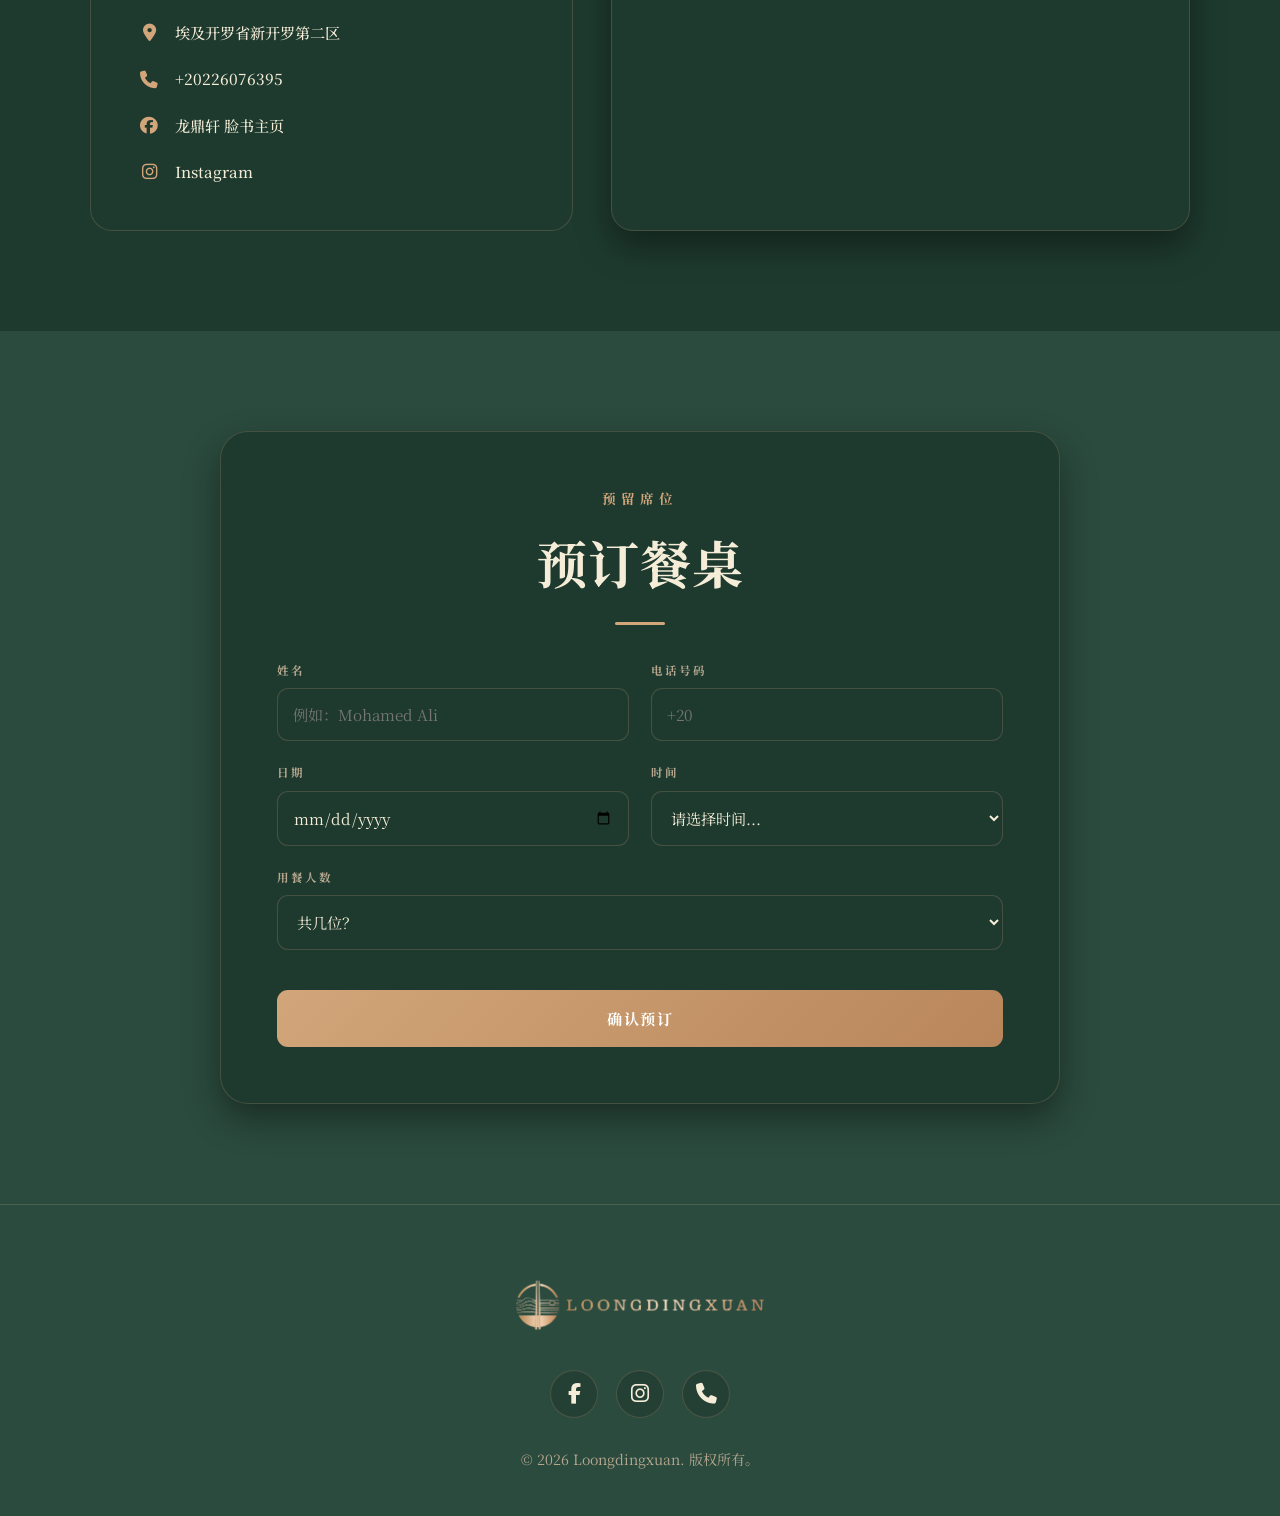
<file: index_zh.html>
<!DOCTYPE html>
<html lang="zh">
<head>
    <meta charset="UTF-8">
    <meta name="viewport" content="width=device-width, initial-scale=1.0, maximum-scale=1.0, user-scalable=no">
    <meta name="description" data-tpl="{brand} - {country}{city}正宗清真中国餐厅。堂食、订座、外送。" content="龙鼎轩 - 埃及新开罗正宗清真中国餐厅。堂食、订座、外送。">
    <title data-tpl="{brand} | 正宗中国餐厅">龙鼎轩 | 正宗中国餐厅</title>
    <link rel="icon" type="image/png" href="images/logo.png">
    <link rel="preconnect" href="https://fonts.googleapis.com">
    <link rel="preconnect" href="https://fonts.gstatic.com" crossorigin>
    <link href="https://fonts.googleapis.com/css2?family=Playfair+Display:wght@500;700&family=Montserrat:wght@400;600;700&family=Noto+Serif+SC:wght@400;700&family=Noto+Kufi+Arabic:wght@400;700&display=swap" rel="stylesheet">
    <link rel="stylesheet" href="https://cdnjs.cloudflare.com/ajax/libs/font-awesome/6.5.2/css/all.min.css">
    <link rel="stylesheet" href="country.css">
    <style>
        :root{--font-main:'Noto Serif SC',serif;--font-serif:'Noto Serif SC',serif;}

        :root {
            --bg-main: #2B4B3E;
            --bg-sec: #1e3a2f;
            --accent: #D2A67A;
            --accent-light: #e8c8a0;
            --cream: #FDEBD2;
            --text-main: #F5EDD8;
            --text-muted: #b8a890;
            --border-thin: rgba(210,166,122,0.22);
            --trans: all 0.4s cubic-bezier(0.25,0.8,0.25,1);
            --shadow: 0 15px 35px rgba(0,0,0,0.4);
            --gradient: linear-gradient(135deg,#D2A67A 0%,#b8865a 100%);
            --gradient-gold: linear-gradient(135deg,#f0d4a0 0%,#D2A67A 50%,#b8865a 100%);
        }
        ::-webkit-scrollbar{width:6px}::-webkit-scrollbar-track{background:var(--bg-sec)}::-webkit-scrollbar-thumb{background:var(--accent);border-radius:10px}
        *{margin:0;padding:0;box-sizing:border-box;-webkit-tap-highlight-color:transparent}
        html{scroll-behavior:smooth}
        body{background:var(--bg-main);color:var(--text-main);font-family:var(--font-main);overflow-x:hidden;line-height:1.6}
        h1,h2,h3,h4{font-family:var(--font-serif);font-weight:700;letter-spacing:1px}
        a{text-decoration:none;transition:var(--trans);color:inherit}
        button{cursor:pointer;border:none;background:none;font-family:inherit;transition:var(--trans)}
        .lang-bar{position:fixed;top:0;left:0;width:100%;z-index:1001;display:flex;justify-content:flex-end;padding:6px 20px;gap:6px;background:rgba(13,11,8,0.88);backdrop-filter:blur(10px);border-bottom:1px solid var(--border-thin)}
        .lang-btn{padding:4px 14px;border-radius:20px;font-size:0.72rem;font-weight:700;letter-spacing:1px;color:var(--text-muted);border:1px solid var(--border-thin);background:transparent;transition:var(--trans)}
        .lang-btn:hover,.lang-btn.active{background:var(--gradient);color:#fff;border-color:transparent}
        .back-to-top{position:fixed;right:25px;bottom:25px;width:45px;height:45px;background:var(--gradient);color:#fff;display:flex;justify-content:center;align-items:center;border-radius:50%;z-index:9997;box-shadow:0 10px 20px rgba(0,0,0,0.3);transition:var(--trans);opacity:0;visibility:hidden;transform:translateY(20px)}
        .back-to-top.visible{opacity:1;visibility:visible;transform:translateY(0)}
        .back-to-top:hover{transform:translateY(-5px) scale(1.1)}
        #preloader{position:fixed;inset:0;background:var(--bg-main);z-index:9999;display:flex;justify-content:center;align-items:center;transition:opacity 0.6s ease,visibility 0.6s ease}
        .loader-dragon { display: flex; flex-direction: column; align-items: center; }
        .loader-logo { width: 120px; height: auto; animation: pulseLogo 1.5s ease-in-out infinite; }
        @keyframes pulseLogo { 0% { transform: scale(0.95); opacity: 0.6; } 50% { transform: scale(1.05); opacity: 1; } 100% { transform: scale(0.95); opacity: 0.6; } }
        nav{position:fixed;top:36px;width:100%;padding:18px 5%;display:flex;justify-content:space-between;align-items:center;z-index:1000;transition:var(--trans)}
        nav.scrolled{background:rgba(13,11,8,0.93);backdrop-filter:blur(15px);padding:10px 5%;border-bottom:1px solid var(--border-thin);box-shadow:0 5px 20px rgba(0,0,0,0.5)}
        .logo-img{height:44px;width:auto;object-fit:contain}
        .nav-links{display:flex;gap:22px;align-items:center}
        .nav-links a{color:var(--text-main);font-size:0.78rem;font-weight:600;text-transform:uppercase;letter-spacing:1.5px;position:relative}
        .nav-links a::after{content:'';position:absolute;bottom:-5px;left:0;width:0;height:2px;background:var(--accent);transition:var(--trans)}
        .nav-links a:hover::after{width:100%}
        .nav-links a:hover{color:var(--accent)}
        .hamburger{display:none;font-size:1.4rem;cursor:pointer;color:var(--text-main);z-index:1001}
        .nav-close{display:none}
        .btn-reserve,.btn-solid,.btn-outline{text-transform:uppercase;letter-spacing:1.5px;font-weight:700;display:inline-block;border-radius:50px;transition:var(--trans);font-size:0.75rem;padding:11px 22px;text-align:center}
        .btn-reserve{border:2px solid var(--accent);color:var(--accent)}
        .btn-reserve:hover{background:var(--accent);color:#fff}
        .btn-solid{background:var(--gradient);color:#fff;border:none;padding:15px 32px;font-size:0.85rem}
        .btn-solid:hover{transform:translateY(-3px);box-shadow:0 10px 20px rgba(201,148,58,0.4)}
        .btn-outline{background:transparent;color:var(--accent);padding:15px 32px;border:2px solid var(--accent);font-size:0.85rem}
        .btn-outline:hover{background:var(--accent);color:#fff;transform:translateY(-3px)}
        .btn-talabat{background:#FF6000;color:#fff !important;border:none;padding:11px 20px;border-radius:50px;display:inline-flex;align-items:center;gap:8px;font-size:0.75rem;font-weight:700;letter-spacing:1.5px;text-transform:uppercase;transition:var(--trans)}
        .btn-talabat:hover{background:#e05500;transform:translateY(-3px);box-shadow:0 10px 20px rgba(255,96,0,0.4)}
        .btn-talabat svg{flex-shrink:0}
        .hero-btns .btn-talabat{padding:15px 28px;font-size:0.85rem}
        .hero{height:100vh;display:flex;align-items:center;justify-content:center;text-align:center;position:relative;background:linear-gradient(rgba(13,11,8,0.4),rgba(13,11,8,0.88)),url('images/bg.jpg') center/cover}
        .hero::after{content:'';position:absolute;bottom:0;left:0;right:0;height:120px;background:linear-gradient(to bottom,transparent,#2B4B3E);pointer-events:none;z-index:0}
        .hero-content{z-index:1;max-width:900px;padding:0 20px}
        .hero-chinese{display:block;font-family:'Noto Serif SC',serif;font-size:clamp(1.6rem,4vw,2.5rem);color:var(--accent);margin-bottom:8px;letter-spacing:12px;opacity:0.85}
        .hero-subtitle{display:block;margin-bottom:15px;font-size:0.85rem;color:var(--accent-light);letter-spacing:7px;text-transform:uppercase;font-weight:700}
        .hero h1{font-size:clamp(2.6rem,8vw,5rem);margin-bottom:20px;line-height:1.05;text-shadow:0 10px 30px rgba(0,0,0,0.6)}
        .hero h1 span{background:var(--gradient-gold);-webkit-background-clip:text;-webkit-text-fill-color:transparent;background-clip:text}
        .hero p{color:#d4c9b0;margin:0 auto 40px;font-size:clamp(0.95rem,2.5vw,1.15rem);max-width:640px;font-weight:400}
        .hero-btns{display:flex;justify-content:center;gap:15px;flex-wrap:wrap}
        .reveal{opacity:0;transform:translateY(40px);transition:all 0.8s cubic-bezier(0.25,0.8,0.25,1)}
        .reveal.active{opacity:1;transform:translateY(0)}
        .section{padding:100px 5%}
        .sec-header{text-align:center;margin-bottom:60px}
        .sec-header span{color:var(--accent);font-size:0.85rem;letter-spacing:5px;text-transform:uppercase;font-weight:700;display:block;margin-bottom:12px}
        .sec-header h2{font-size:clamp(2rem,6vw,3.2rem);position:relative;display:inline-block}
        .divider{width:50px;height:3px;background:var(--accent);margin:18px auto 0;border-radius:10px}
        .hours-grid{display:grid;grid-template-columns:repeat(auto-fit,minmax(200px,1fr));gap:20px;max-width:1000px;margin:0 auto;text-align:center}
        .hour-card{padding:30px;background:var(--bg-sec);border-radius:20px;border:1px solid var(--border-thin);transition:var(--trans)}
        .hour-card:hover{border-color:var(--accent);transform:scale(1.05)}
        .hour-card i{font-size:2rem;color:var(--accent);margin-bottom:15px}
        .hour-card h4{margin-bottom:10px;font-size:1.1rem}
        .hour-card p{color:var(--text-muted);font-size:0.9rem}
        .hour-card strong{color:var(--accent-light);display:block;margin-top:8px;font-size:0.9rem}
        .menu-container{max-width:1200px;margin:0 auto}
        .menu-tabs{display:flex;justify-content:center;flex-wrap:wrap;gap:10px;margin-bottom:50px}
        .menu-tab{color:var(--text-muted);font-size:0.88rem;font-weight:700;text-transform:uppercase;padding:11px 22px;border-radius:50px;background:var(--bg-sec);border:1px solid var(--border-thin)}
        .menu-tab.active{color:#fff;background:var(--gradient);border-color:transparent;box-shadow:0 5px 15px rgba(201,148,58,0.3)}
        .menu-cat{display:none;animation:fadeIn 0.6s ease-out}
        .menu-cat.active{display:grid;grid-template-columns:repeat(auto-fit,minmax(340px,1fr));gap:22px}
        @keyframes fadeIn{from{opacity:0;transform:scale(0.98)}to{opacity:1;transform:scale(1)}}
        .menu-item{display:flex;align-items:center;gap:18px;padding:18px;border-radius:18px;background:var(--bg-sec);border:1px solid transparent;transition:var(--trans)}
        .menu-item:hover{border-color:var(--border-thin);transform:translateY(-6px);box-shadow:var(--shadow)}
        .menu-img-wrapper{width:95px;height:95px;flex-shrink:0;overflow:hidden;border-radius:14px}
        .menu-img{width:100%;height:100%;object-fit:cover;transition:var(--trans)}
        .menu-item:hover .menu-img{transform:scale(1.12)}
        .menu-content{flex-grow:1}
        .menu-head{display:flex;justify-content:space-between;align-items:baseline;margin-bottom:7px;gap:8px}
        .menu-name{font-size:1rem;font-weight:700;color:var(--text-main)}
        .menu-badge{background:var(--accent);color:#fff;font-size:0.58rem;padding:3px 8px;border-radius:50px;margin-left:6px;vertical-align:middle;text-transform:uppercase;white-space:nowrap}
        .menu-price{color:var(--accent);font-size:1rem;font-weight:700;white-space:nowrap}
        .menu-desc{font-size:0.82rem;color:var(--text-muted);line-height:1.5}
        .bg-sec{background:var(--bg-sec)}
        .grid-auto{display:grid;max-width:1200px;margin:0 auto;gap:22px;grid-template-columns:repeat(auto-fit,minmax(290px,1fr))}
        .card{padding:38px;border-radius:22px;border:1px solid var(--border-thin);background:var(--bg-main);transition:var(--trans);position:relative;overflow:hidden}
        .card:hover{transform:translateY(-8px);border-color:var(--accent);box-shadow:var(--shadow)}
        .stars{color:#FFD700;margin-bottom:18px;font-size:0.85rem}
        .card p{font-size:0.95rem;margin-bottom:22px;color:#d4c9b0;font-style:italic;line-height:1.7}
        .card strong{font-family:var(--font-serif);font-size:1.1rem;color:var(--accent);display:block}
        .gallery-grid{display:grid;grid-template-columns:repeat(auto-fill,minmax(270px,1fr));gap:14px;max-width:1200px;margin:0 auto}
        .gallery-item{position:relative;overflow:hidden;border-radius:18px;height:280px;cursor:pointer;display:block;}
        .gallery-item img{width:100%;height:100%;object-fit:cover;transition:transform 0.8s cubic-bezier(0.25,0.8,0.25,1)}
        .gallery-item:hover img{transform:scale(1.14)}
        .gallery-overlay{position:absolute;inset:0;background:rgba(201,148,58,0.8);display:flex;justify-content:center;align-items:center;opacity:0;transition:var(--trans)}
        .gallery-item:hover .gallery-overlay{opacity:1}
        .gallery-overlay i{color:#fff;font-size:2.3rem;transform:translateY(28px);transition:var(--trans)}
        .gallery-item:hover .gallery-overlay i{transform:translateY(0)}
        .faq-container{max-width:800px;margin:0 auto}
        .faq-item{margin-bottom:14px;border-radius:14px;background:var(--bg-sec);border:1px solid var(--border-thin);overflow:hidden}
        .faq-question{padding:18px 20px;cursor:pointer;display:flex;justify-content:space-between;align-items:center;font-weight:600;transition:var(--trans)}
        .faq-question:hover{color:var(--accent)}
        .faq-answer{padding:0 20px;max-height:0;overflow:hidden;transition:all 0.4s ease;color:var(--text-muted);font-size:0.88rem}
        .faq-item.active .faq-answer{padding:0 20px 18px;max-height:200px}
        .faq-item.active .faq-question i{transform:rotate(180deg);color:var(--accent)}
        .newsletter{background:var(--gradient);padding:70px 5%;text-align:center;border-radius:28px;margin:50px 5%;color:#fff}
        .newsletter h2{font-size:2.3rem;margin-bottom:14px}
        .newsletter p{margin-bottom:28px;opacity:0.9}
        .news-form{max-width:480px;margin:0 auto;display:flex;gap:10px}
        .news-form input{flex:1;padding:14px 22px;border-radius:50px;border:none;outline:none;font-family:inherit;background:rgba(13,11,8,0.35);color:#fff}
        .news-form input::placeholder{color:rgba(255,255,255,0.6)}
        .news-form button{background:var(--bg-main);color:var(--accent-light);padding:14px 26px;border-radius:50px;font-weight:700}
        .news-form button:hover{background:#000}
        .loc-container{max-width:1100px;margin:0 auto;display:grid;grid-template-columns:1fr 1.2fr;gap:38px;align-items:stretch}
        .loc-info{padding:46px;background:var(--bg-sec);border-radius:22px;border:1px solid var(--border-thin);display:flex;flex-direction:column;justify-content:center}
        .contact-links{display:flex;flex-direction:column;gap:22px;margin-top:32px}
        .contact-links a{font-size:0.95rem;display:flex;align-items:center;gap:14px;font-weight:500}
        .contact-links a:hover{color:var(--accent);transform:translateX(8px)}
        .contact-links i{color:var(--accent);width:24px;text-align:center;font-size:1.1rem}
        .map-wrapper{width:100%;min-height:380px;border-radius:22px;overflow:hidden;border:1px solid var(--border-thin);box-shadow:var(--shadow)}
        .map-wrapper iframe{width:100%;height:100%;border:0}
        .res-container{max-width:840px;margin:0 auto;background:var(--bg-sec);padding:56px;border-radius:28px;border:1px solid var(--border-thin);box-shadow:var(--shadow)}
        .form-grid{display:grid;grid-template-columns:repeat(2,1fr);gap:22px}
        .input-grp{display:flex;flex-direction:column}
        .input-grp label{font-size:0.72rem;color:var(--text-muted);text-transform:uppercase;font-weight:700;margin-bottom:9px;letter-spacing:2px}
        .input-grp input,.input-grp select{background:var(--bg-main);border:1px solid var(--border-thin);color:var(--text-main);padding:15px;font-family:inherit;font-size:0.95rem;outline:none;border-radius:11px;transition:var(--trans)}
        .input-grp select option{background:var(--bg-main)}
        .input-grp input:focus,.input-grp select:focus{border-color:var(--accent);box-shadow:0 0 0 4px rgba(201,148,58,0.1)}
        .btn-submit{grid-column:1/-1;margin-top:18px;padding:18px;font-size:0.95rem;border-radius:11px}
        footer{padding:70px 5% 36px;text-align:center;background:var(--bg-main);border-top:1px solid var(--border-thin)}
        .footer-logo{height:60px;width:auto;margin-bottom:28px;object-fit:contain}
        .social-links{display:flex;justify-content:center;gap:18px;margin-bottom:30px}
        .social-links a{width:48px;height:48px;border:1px solid var(--border-thin);border-radius:50%;display:flex;justify-content:center;align-items:center;font-size:1.3rem;background:var(--bg-sec)}
        .social-links a:hover{background:var(--gradient);border-color:transparent;color:#fff;transform:translateY(-7px) rotate(360deg);box-shadow:0 10px 20px rgba(201,148,58,0.3)}
        footer p{font-size:0.88rem;color:var(--text-muted);margin-bottom:10px}
        body.rtl{direction:rtl;text-align:right}
        body.rtl .nav-links{flex-direction:row-reverse}
        body.rtl .contact-links a:hover{transform:translateX(-8px)}
        body.rtl .lang-bar{flex-direction:row-reverse;justify-content:flex-start}
        body.rtl .menu-item{flex-direction:row-reverse}
        body.rtl .menu-head{flex-direction:row-reverse}
        body.rtl .faq-question{flex-direction:row-reverse}
        body.rtl .nav-links a::after{left:auto;right:0}
        @media(max-width:992px){.menu-cat{grid-template-columns:1fr}.loc-container{grid-template-columns:1fr}.loc-info{padding:36px;order:2}.map-wrapper{min-height:320px;order:1}}
        @media(max-width:768px){nav{padding:12px 5%}.nav-links{position:fixed;top:0;right:-100%;width:82%;height:100vh;background:var(--bg-sec);flex-direction:column;justify-content:center;transition:0.6s cubic-bezier(0.77,0.2,0.05,1.0);box-shadow:-15px 0 40px rgba(0,0,0,0.7);z-index:1200;overflow-y:auto;overscroll-behavior:contain;padding:80px 0 40px}.nav-links.active{right:0}.nav-links a{font-size:1.4rem;margin:12px 0}.hamburger{display:block}.nav-close{display:flex;align-items:center;gap:8px;position:absolute;top:24px;left:24px;font-size:0.85rem;font-weight:700;color:var(--accent);background:none;border:none;cursor:pointer;letter-spacing:1.5px;text-transform:uppercase;padding:6px}.hero h1{font-size:2.8rem}.hero p{font-size:0.95rem;padding:0 10px}.hero-btns{flex-direction:column;align-items:stretch;padding:0 20px;width:100%}.hero-btns .btn-solid,.hero-btns .btn-outline,.hero-btns .btn-talabat{margin:0;width:100%;justify-content:center}.section{padding:75px 5%}.news-form{flex-direction:column;border-radius:18px}.news-form input,.news-form button{width:100%;border-radius:14px}.res-container{padding:36px 22px;border-radius:18px}.form-grid{grid-template-columns:1fr;gap:18px}.back-to-top{right:18px;bottom:18px;width:40px;height:40px}body.rtl .nav-links{right:auto;left:-100%}body.rtl .nav-links.active{left:0}}


        /* Brand-accurate additional styles */
        ::-webkit-scrollbar-track{background:#1e3a2f !important}
        #preloader{background:#2B4B3E !important}
        .loader-spinner{border-color:rgba(210,166,122,0.2) !important;border-top-color:#D2A67A !important}
        nav.scrolled{background:rgba(27,58,44,0.95) !important}
        .lang-bar{background:rgba(27,58,44,0.92) !important}
        .menu-item{background:#244035 !important}
        .card{background:#244035 !important}
        .hour-card{background:#244035 !important}
        .faq-item{background:#244035 !important}
        .news-form input{background:rgba(27,58,44,0.5) !important}
        .input-grp input,.input-grp select{background:#1e3a2f !important}
        .social-links a{background:#244035 !important}
        /* Ornamental brand divider */
        .brand-ornament{display:flex;align-items:center;justify-content:center;gap:12px;margin:0 auto;opacity:0.7}
        .brand-ornament::before,.brand-ornament::after{content:'';flex:1;max-width:80px;height:1px;background:var(--accent)}
        .brand-ornament-icon{color:var(--accent);font-size:1rem}
        /* Tagline styling */
        .hero-halal{display:inline-flex;align-items:center;gap:8px;margin-bottom:18px;padding:6px 16px;border-radius:50px;border:1px solid var(--border-thin);background:rgba(210,166,122,0.1);color:var(--accent-light);font-size:0.68rem;font-weight:700;letter-spacing:2px;text-transform:uppercase}
        .menu-emoji{width:100%;height:100%;display:flex;align-items:center;justify-content:center;font-size:2.2rem;background:linear-gradient(135deg,var(--bg-main),var(--bg-sec))}
        .menu-code{font-size:0.62rem;font-weight:700;letter-spacing:1.5px;color:var(--accent);opacity:0.75;display:block;margin-bottom:2px}
        .brand-tagline{font-size:0.72rem;letter-spacing:4px;color:var(--accent-light);text-transform:uppercase;opacity:0.85}
        /* Input select option */
        .input-grp select option{background:#2B4B3E}

    </style>
</head>
<body class="">
    <div id="preloader"><div class="loader-dragon"><img src="images/logo.png" alt="Logo" class="loader-logo"></div>
<script>
/* The preloader hides itself, before any other script runs and regardless of
   whether they succeed. Nothing downstream can trap the page on this screen. */
(function () {
    var p = document.getElementById('preloader');
    if (!p) return;
    var gone = false;
    function hide() {
        if (gone) return;
        gone = true;
        p.classList.add('hidden');
        p.style.opacity = '0';
        p.style.visibility = 'hidden';
        setTimeout(function () { if (p.parentNode) p.parentNode.removeChild(p); }, 600);
    }
    setTimeout(hide, 1500);
    window.addEventListener('load', function () { setTimeout(hide, 200); });
    window.addEventListener('error', hide);          // a dead script must not hold the page
})();
</script></div>
    <button class="back-to-top" id="topBtn" onclick="window.scrollTo({top:0,behavior:'smooth'})"><i class="fas fa-arrow-up"></i></button>
    <div class="lang-bar" id="lang-bar"></div>
    <nav id="nav">
        <a href="#home"><img src="[data-uri]" class="logo-img" alt="Loongdingxuan Logo"></a>
        <div class="nav-links" id="links">
            <button class="nav-close" id="navClose"><i class="fas fa-arrow-left"></i> 返回</button>
            <a href="#home">首页</a>
            <a href="#menu">菜单</a>
            <a href="menu_zh.html"><i class="fas fa-bag-shopping" style="margin-right:4px;"></i>在线点餐</a>
            <a href="#gallery">相册</a>
            <a href="#contact">位置</a>
            <a href="#res" class="btn-reserve">预订</a>
            <a href="https://www.talabat.com/egypt/restaurant/799867/loongdingxuan-el-rehab-city-1?aid=7600" target="_blank" class="btn-talabat"><img src="images/t_logo.svg" style="height:20px;width:20px;border-radius:5px;object-fit:contain;" alt="Talabat"> 在Talabat订餐</a>
        </div>
        <div class="hamburger" id="ham"><i class="fas fa-bars"></i></div>
    </nav>
    <main>
        <section class="hero" id="home">
            <div class="hero-content">
                <span class="hero-chinese reveal" id="brand-zh">龙鼎轩</span>
                <span class="hero-subtitle reveal">正宗中国美食</span>
                <span class="hero-halal reveal"><i class="fas fa-certificate"></i> 清真认证</span>
                <h1 class="reveal">品味<br><span>皇朝风味</span></h1>
                <p class="reveal">传承千年饮食文化精髓--从手工制作的点心到慢火炖制的经典佳肴，以真诚的中国式热情款待每一位宾客。</p>
                <div class="hero-btns reveal">
                    <a href="#menu" class="btn-solid">探索菜单</a>
                    <a href="#res" class="btn-outline">预订餐桌</a>
                    <a href="https://www.talabat.com/egypt/restaurant/799867/loongdingxuan-el-rehab-city-1?aid=7600" target="_blank" class="btn-talabat"><img src="images/t_logo.svg" style="height:22px;width:22px;border-radius:5px;object-fit:contain;" alt="Talabat"> 在Talabat订餐</a>
                    <a href="menu_zh.html" class="btn-solid" style="background:var(--gradient);"><i class="fas fa-bag-shopping" style="margin-right:8px;"></i>外卖配送</a>
                </div>
            </div>
        </section>
        <section class="section">
            <div class="sec-header reveal"><span>营业时间</span><h2>开放时间</h2><div class="divider"></div></div>
            <div class="hours-grid" id="hours-grid">
                <div class="hour-card reveal"><i class="fas fa-sun"></i><h4>工作日</h4><p>周一 – 周四</p><strong>中午12:00 – 晚上11:00</strong></div>
                <div class="hour-card reveal"><i class="fas fa-moon"></i><h4>周末</h4><p>周五 – 周日</p><strong>下午1:00 – 凌晨12:00</strong></div>
                <div class="hour-card reveal"><i class="fas fa-motorcycle"></i><h4>外卖配送</h4><p>每天</p><strong>中午12:00 – 晚上11:30</strong></div>
            </div>
        </section>
        <section class="section bg-sec" id="menu">
            <div class="sec-header reveal"><span>传统精制</span><h2>招牌菜单</h2><div class="divider"></div></div>
            <div class="menu-container">
                <div class="menu-tabs reveal" id="menu-tabs"></div>
                <div id="menu-cats"></div>
                <div style="text-align:center;margin-top:40px" class="reveal"><a href="menu_zh.html" class="btn-outline">查看完整菜单</a></div>
            </div>
        </section>
                <section class="section bg-sec">
            <div class="sec-header reveal"><span>常见问题</span><h2>常见问题解答</h2><div class="divider"></div></div>
            <div class="faq-container"><div class="faq-item reveal"><div class="faq-question">是否提供素食或清真餐选项？ <i class="fas fa-chevron-down"></i></div><div class="faq-answer">提供。菜单中有超过 15 道全素菜品，所有肉类均为清真认证。</div></div><div class="faq-item reveal"><div class="faq-question">餐厅提供猪肉或酒类吗？ <i class="fas fa-chevron-down"></i></div><div class="faq-answer">不提供。本店为清真餐厅，不供应猪肉与酒类，所有肉类均为清真认证。</div></div><div class="faq-item reveal"><div class="faq-question">是否接受大型团体预订？ <i class="fas fa-chevron-down"></i></div><div class="faq-answer">当然！我们欢迎家庭聚会和企业宴请，请提前联系我们安排。</div></div><div class="faq-item reveal"><div class="faq-question">周末是否需要提前预订？ <i class="fas fa-chevron-down"></i></div><div class="faq-answer">周末客流较多，建议提前预订以确保您的座位。</div></div></div>
        </section>
        <section class="section" id="gallery">
            <div class="sec-header reveal"><span>我们的世界</span><h2>餐厅相册</h2><div class="divider"></div></div>
            <div class="gallery-grid">
                <a href="https://www.instagram.com/p/DT-OiZ7DuEG/?img_index=1" target="_blank" class="gallery-item reveal"><img src="images/dish1.jpg" alt="Dish 1" loading="lazy"><div class="gallery-overlay"><i class="fab fa-instagram"></i></div></a>
                <a href="https://www.instagram.com/p/DUjFHRnjad4/" target="_blank" class="gallery-item reveal"><img src="images/dish2.jpg" alt="Dish 2" loading="lazy"><div class="gallery-overlay"><i class="fab fa-instagram"></i></div></a>
                <a href="https://www.instagram.com/p/DUToTQpjAtV/" target="_blank" class="gallery-item reveal"><img src="images/dish3.jpg" alt="Dish 3" loading="lazy"><div class="gallery-overlay"><i class="fab fa-instagram"></i></div></a>
                <a href="https://www.instagram.com/p/DUYpCdkjqgm/?img_index=1" target="_blank" class="gallery-item reveal"><img src="images/dish4.jpg" alt="Dish 4" loading="lazy"><div class="gallery-overlay"><i class="fab fa-instagram"></i></div></a>
            </div>
        </section>
        <section class="newsletter reveal">
            <h2>订阅最新动态</h2><p>订阅以获得专属优惠和季节特供信息。</p>
            <form class="news-form" onsubmit="event.preventDefault();alert('感谢订阅！');this.reset();">
                <input type="email" placeholder="您的电子邮箱" required>
                <button type="submit">订阅</button>
            </form>
        </section>
        <section class="section bg-sec" id="contact">
            <div class="sec-header reveal"><span>到访我们</span><h2>餐厅位置</h2><div class="divider"></div></div>
            <div class="loc-container reveal">
                <div class="loc-info">
                    <h3 style="font-size:1.9rem;margin-bottom:14px;color:var(--accent)" id="brand-about">Loongdingxuan</h3>
                    <p style="color:var(--text-muted);font-size:1rem">将中华饮食文化的丰富风味带到埃及--每道菜都承载着一段传承故事。</p>
                    <div class="contact-links" id="contact-links"></div>
                </div>
                <div class="map-wrapper">
                    <iframe id="branch-map" src="" allowfullscreen="" loading="lazy" referrerpolicy="no-referrer-when-downgrade"></iframe>
                </div>
            </div>
        </section>
        <section class="section" id="res">
            <div class="res-container reveal">
                <div class="sec-header" style="margin-bottom:36px"><span>预留席位</span><h2>预订餐桌</h2><div class="divider"></div></div>
                <form class="form-grid" id="reservationForm">
                    <div class="input-grp"><label>姓名</label><input type="text" placeholder="例如：Mohamed Ali" required></div>
                    <div class="input-grp"><label>电话号码</label><input type="tel" placeholder="+20" required></div>
                    <div class="input-grp"><label>日期</label><input type="date" required></div>
                    <div class="input-grp"><label>时间</label>
                        <select required><option value="" disabled selected>请选择时间...</option>
                        <option>1:00 PM</option><option>2:00 PM</option><option>3:00 PM</option><option>4:00 PM</option><option>5:00 PM</option><option>6:00 PM</option><option>7:00 PM</option><option>8:00 PM</option><option>9:00 PM</option><option>10:00 PM</option>
                        </select>
                    </div>
                    <div class="input-grp" style="grid-column:1/-1"><label>用餐人数</label>
                        <select required><option value="" disabled selected>共几位？</option>
                        <option>1</option><option>2</option><option>3</option><option>4</option><option>5</option><option>6+</option>
                        </select>
                    </div>
                    <button type="submit" class="btn-submit btn-solid">确认预订</button>
                </form>
            </div>
        </section>
    </main>
    <footer>
        <img src="[data-uri]" class="footer-logo" alt="Loongdingxuan Logo">
        <div class="social-links" id="social-links"></div>
        <p>&copy; <span id="yr"></span> <span id="brand-footer">Loongdingxuan</span>. 版权所有。</p>
    </footer>
    <script src="countries.js"></script>
    <script src="i18n.js"></script>
    <script src="country.js"></script>
    <script src="menu-data.js"></script>
    <script>
        // Marketing menu, rendered from the shared menu data (menu-data.js).
        var HOME_LANG = 'zh';
        var BRANCH;
        var HOME_CATS = ['chicken','beef','seafood','noodles'];
        function renderHomeMenu(){
            var tabs = document.getElementById('menu-tabs');
            var cats = document.getElementById('menu-cats');
            var menu = menuFor(BRANCH);
            var T = I18N[HOME_LANG].menu;
            if(!tabs || !cats) return;
            // A branch whose menu has not been supplied hides the section
            // rather than showing an empty one.
            if(!menu){ var sec = document.getElementById('menu'); if(sec) sec.style.display='none'; return; }
            HOME_CATS.forEach(function(id, idx){
                var cat = menu.categories.filter(function(c){return c.id===id;})[0];
                if(!cat) return;
                tabs.insertAdjacentHTML('beforeend',
                    '<button class="menu-tab' + (idx===0?' active':'') + '" data-target="cat-' + id + '">' + cat.emoji + ' ' + menuCategoryName(cat, HOME_LANG) + '</button>');
                var items = menuItemsIn(menu, id).slice(0, 6).map(function(item){
                    var note = menuItemNote(item, HOME_LANG);
                    var img = menuItemImage(BRANCH.menuId, item);
                    return '<div class="menu-item reveal">'
                        + '<div class="menu-img-wrapper">' + (img
                              ? '<img src="' + img + '" alt="" class="menu-img" loading="lazy" decoding="async">'
                              : '<div class="menu-emoji">' + item.emoji + '</div>') + '</div>'
                        + '<div class="menu-content"><div class="menu-head">'
                        + '<span class="menu-name"><span class="menu-code">' + item.id + '</span>' + menuItemName(item, HOME_LANG)
                        + (item.spicy ? '<span class="menu-badge">' + T.spicyTag + '</span>' : '')
                        + '</span><span class="menu-price">' + formatMoney(BRANCH, HOME_LANG, item.price) + '</span></div>'
                        + (note ? '<p class="menu-desc">' + note + '</p>' : '')
                        + '</div></div>';
                }).join('');
                cats.insertAdjacentHTML('beforeend',
                    '<div class="menu-cat' + (idx===0?' active':'') + '" id="cat-' + id + '">' + items + '</div>');
            });
        }

        // The restaurant's name belongs to the branch: the Egyptian and Guinean
        // houses trade under different ones, and these pages are shared.
        function paintBrand(){
            var zh = brandName(BRANCH, 'zh');
            // The markup carries a real title and description so a visitor
            // (or a crawler) that never runs this script still sees a sensible
            // one; data-tpl is the same sentence with the branch left open.
            var t = document.querySelector('title');
            if (t && t.dataset.tpl) document.title = withBrand(t.dataset.tpl, BRANCH, HOME_LANG);
            var meta = document.querySelector('meta[name="description"]');
            if (meta && meta.dataset.tpl) meta.setAttribute('content', withBrand(meta.dataset.tpl, BRANCH, HOME_LANG));
            var set = function(id, v){ var el = document.getElementById(id); if (el) el.textContent = v; };
            set('brand-zh', zh);
            // Running text has always carried the Latin name, whatever the
            // edition; only the title, meta and hero logotype localize it.
            set('brand-about', brandName(BRANCH, 'latin'));
            set('brand-footer', brandName(BRANCH, 'latin'));
        }

        // Hours belong to the branch too. Only a branch that supplied them
        // paints over the markup, so a branch that did not keeps what it had.
        function paintHours(){
            var grid = document.getElementById('hours-grid');
            if (!grid || !BRANCH.hours) return;
            var H = I18N[HOME_LANG].home;
            var card = function(icon, label, span){
                return '<div class="hour-card reveal"><i class="fas fa-' + icon + '"></i><h4>' + label
                     + '</h4><p>' + H.everyDay + '</p><strong>' + formatHours(span) + '</strong></div>';
            };
            grid.innerHTML = card('utensils', H.dining, BRANCH.hours.dining)
                           + card('motorcycle', H.delivery, BRANCH.hours.delivery);
        }

        // Branch-specific chrome: languages offered, contact details, map and
        // social links all belong to the country, not to the page.
        function paintBranch(){
            var bar = document.getElementById('lang-bar');
            if (bar) {
                bar.innerHTML = BRANCH.languages.map(function(l){
                    return '<button class="lang-btn' + (l===HOME_LANG?' active':'') + '" onclick="setLang(\'' + l + '\');location.href=\'' + pageFor('index', l) + '\'">' + I18N[l].langName + '</button>';
                }).join('');
                mountCountrySwitcher(bar, BRANCH, HOME_LANG);
            }
            var map = document.getElementById('branch-map');
            if (map) map.src = BRANCH.map;
            var contact = document.getElementById('contact-links');
            if (contact) {
                var rows = [];
                rows.push('<a href="' + BRANCH.mapLink + '" target="_blank" rel="noopener"><i class="fas fa-location-dot"></i> ' + (BRANCH.address[HOME_LANG] || BRANCH.address.en) + '</a>');
                rows.push('<a href="tel:' + BRANCH.phones.order.replace(/[^0-9+]/g,'') + '"><i class="fas fa-phone"></i> ' + BRANCH.phones.order + '</a>');
                if (BRANCH.phones.reservation && BRANCH.phones.reservation !== BRANCH.phones.order)
                    rows.push('<a href="tel:' + BRANCH.phones.reservation.replace(/[^0-9+]/g,'') + '"><i class="fas fa-calendar-check"></i> ' + BRANCH.phones.reservation + '</a>');
                if (BRANCH.social.facebook) rows.push('<a href="' + BRANCH.social.facebook + '" target="_blank" rel="noopener"><i class="fab fa-facebook"></i> ' + brandName(BRANCH, HOME_LANG) + ' 脸书主页</a>');
                if (BRANCH.social.instagram) rows.push('<a href="' + BRANCH.social.instagram + '" target="_blank" rel="noopener"><i class="fab fa-instagram"></i> Instagram</a>');
                contact.innerHTML = rows.join('');
            }
            var social = document.getElementById('social-links');
            if (social) {
                var s2 = [];
                if (BRANCH.social.facebook) s2.push('<a href="' + BRANCH.social.facebook + '" target="_blank" rel="noopener"><i class="fab fa-facebook-f"></i></a>');
                if (BRANCH.social.instagram) s2.push('<a href="' + BRANCH.social.instagram + '" target="_blank" rel="noopener"><i class="fab fa-instagram"></i></a>');
                s2.push('<a href="tel:' + BRANCH.phones.order.replace(/[^0-9+]/g,'') + '"><i class="fas fa-phone"></i></a>');
                social.innerHTML = s2.join('');
            }
            // Menu and ordering links follow the visitor's language.
            document.querySelectorAll('a[href^="menu"]').forEach(function(a){ a.setAttribute('href', pageFor('menu', HOME_LANG)); });
            // A branch with no online menu links to the catalogue, which shows its phones.
            var talabat = document.querySelector('.btn-talabat');
            if (talabat && !BRANCH.social.talabat) talabat.style.display = 'none';
        }

        try { resolveSite(function(branch, lang){
            BRANCH = branch;
            HOME_LANG = lang;
            paintBranch();
            paintBrand();
            paintHours();
            renderHomeMenu();
        });

        window.RESERVATION_MSG = "感谢您的预订！我们将尽快与您确认。";

        var sel = function(s){ return document.querySelector(s); };
        var selAll = function(s){ return document.querySelectorAll(s); };
        // Preloader: hide after max 1.5s, no waiting for external resources
        var preloader = sel('#preloader');
        var hideLoader = function(){
            if(!preloader) return;
            preloader.style.opacity = '0';
            preloader.style.visibility = 'hidden';
            setTimeout(function(){ if(preloader && preloader.parentNode) preloader.parentNode.removeChild(preloader); }, 600);
        };
        setTimeout(hideLoader, 1500);
        document.addEventListener('DOMContentLoaded', function(){ setTimeout(hideLoader, 200); });

        sel('#yr').textContent = new Date().getFullYear();

        document.querySelectorAll('.menu-img').forEach(function(img){
            img.onerror = function(){
                this.style.display = 'none';
                this.parentElement.style.background = 'var(--bg-main)';
                this.parentElement.style.display = 'flex';
                this.parentElement.style.alignItems = 'center';
                this.parentElement.style.justifyContent = 'center';
                this.parentElement.innerHTML = '<i class="fas fa-utensils" style="color:var(--accent);font-size:1.8rem;opacity:0.5"></i>';
            };
        });

        window.addEventListener('scroll', function(){
            sel('#nav').classList.toggle('scrolled', window.scrollY > 50);
            sel('#topBtn').classList.toggle('visible', window.scrollY > 800);
        });

        var ham = sel('#ham'), links = sel('#links');
        function openNav(){links.classList.add('active');ham.querySelector('i').className='fas fa-times';document.body.style.overflow='hidden';document.querySelectorAll('.gradual-blur-page').forEach(function(el){el.style.display='none';});}
        function closeNav(){links.classList.remove('active');ham.querySelector('i').className='fas fa-bars';document.body.style.overflow='';document.querySelectorAll('.gradual-blur-page').forEach(function(el){el.style.display='';});}
        ham.onclick = function(){ links.classList.contains('active') ? closeNav() : openNav(); };
        sel('#navClose').onclick = closeNav;
        selAll('.nav-links a').forEach(function(a){
            a.onclick = function(){
                closeNav();
            };
        });

        var revObs = new IntersectionObserver(function(entries, obs){
            entries.forEach(function(e){ if(e.isIntersecting){ e.target.classList.add('active'); obs.unobserve(e.target); } });
        }, {threshold:0.1, rootMargin:'0px 0px -50px 0px'});
        selAll('.reveal').forEach(function(el){ revObs.observe(el); });

        selAll('.menu-tab').forEach(function(btn){
            btn.addEventListener('click', function(e){
                var t = e.target.getAttribute('data-target');
                selAll('.menu-tab').forEach(function(b){ b.classList.remove('active'); });
                e.target.classList.add('active');
                selAll('.menu-cat').forEach(function(c){ c.classList.remove('active'); if(c.id===t) c.classList.add('active'); });
            });
        });

        selAll('.faq-question').forEach(function(q){
            q.addEventListener('click', function(){ q.parentElement.classList.toggle('active'); });
        }); } catch (e) { console.error("site init failed:", e); }

        sel('#reservationForm').onsubmit = function(e){
            e.preventDefault();
            var btn = e.target.querySelector('button'), orig = btn.textContent;
            btn.textContent = '...'; btn.disabled = true;
            setTimeout(function(){
                alert(window.RESERVATION_MSG || 'Thank you! We will contact you shortly to confirm.');
                e.target.reset(); btn.textContent = orig; btn.disabled = false;
            }, 1500);
        };

    </script>
<script src="animations.js"></script>
</body>
</html>
</file>
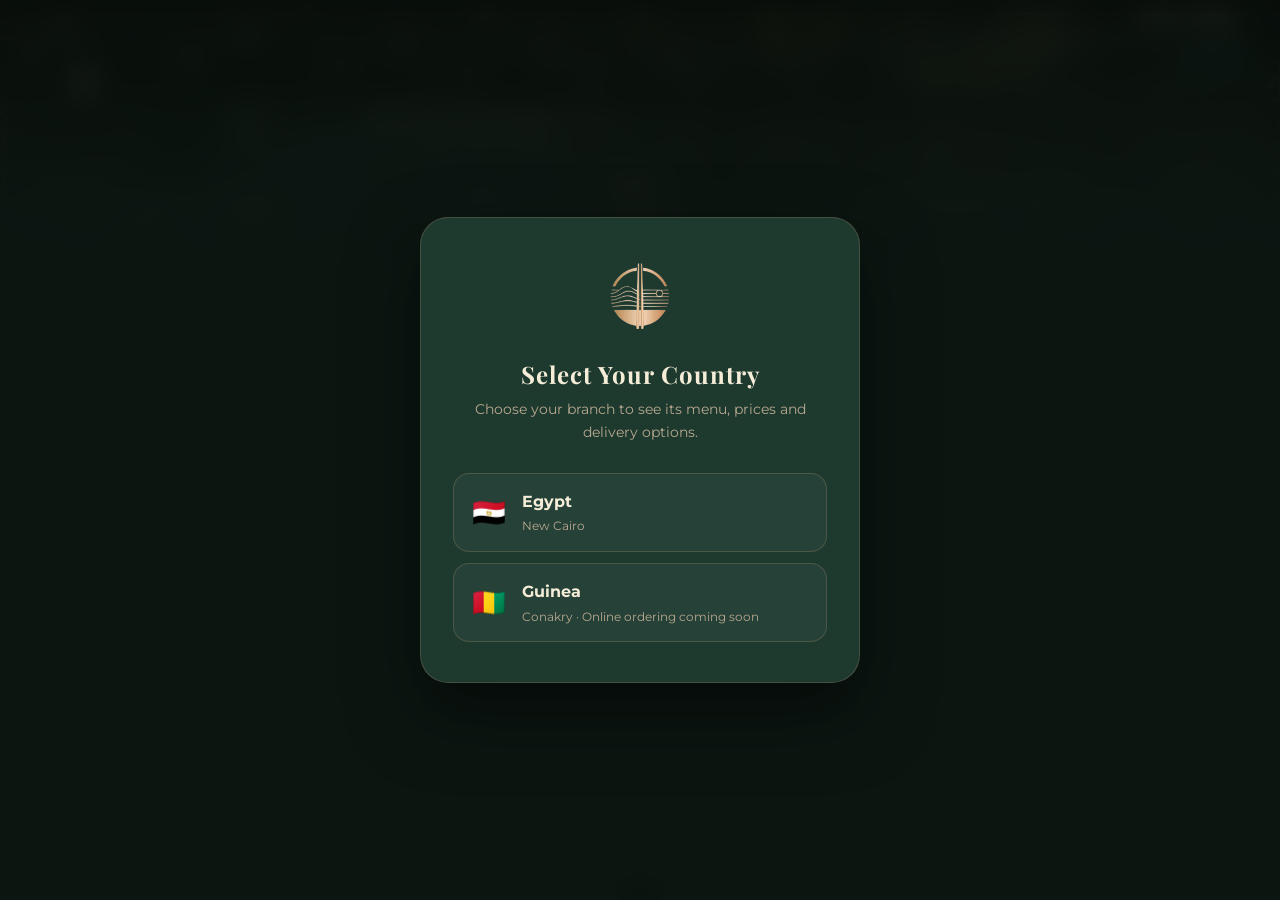
<file: menu.html>
<!DOCTYPE html>
<html lang="en">
<head>
    <meta charset="UTF-8">
    <meta name="viewport" content="width=device-width, initial-scale=1.0, maximum-scale=1.0, user-scalable=no">
    <meta name="description" content="The full halal Chinese menu. Order for delivery.">
    <title>Menu — Loongdingxuan</title>
    <link rel="icon" type="image/png" href="images/logo.png">
    <link rel="preconnect" href="https://fonts.googleapis.com">
    <link rel="preconnect" href="https://fonts.gstatic.com" crossorigin>
    <link href="https://fonts.googleapis.com/css2?family=Playfair+Display:wght@500;700&family=Montserrat:wght@400;600;700&display=swap" rel="stylesheet">
    <link rel="stylesheet" href="https://cdnjs.cloudflare.com/ajax/libs/font-awesome/6.5.2/css/all.min.css">
    <link rel="stylesheet" href="menu.css">
    <link rel="stylesheet" href="country.css">
    <style>
        /* Type for this edition only; menu.css reads these two variables. */
        :root { --font-body: 'Montserrat', sans-serif; --font-display: 'Playfair Display', serif; }
    </style>
</head>
<body>
<div id="preloader"><div class="loader-dragon"><img src="images/logo.png" alt="" class="loader-logo"></div>
<script>
/* The preloader hides itself, before any other script runs and regardless of
   whether they succeed. Nothing downstream can trap the page on this screen. */
(function () {
    var p = document.getElementById('preloader');
    if (!p) return;
    var gone = false;
    function hide() {
        if (gone) return;
        gone = true;
        p.classList.add('hidden');
        p.style.opacity = '0';
        p.style.visibility = 'hidden';
        setTimeout(function () { if (p.parentNode) p.parentNode.removeChild(p); }, 600);
    }
    setTimeout(hide, 1500);
    window.addEventListener('load', function () { setTimeout(hide, 200); });
    window.addEventListener('error', hide);          // a dead script must not hold the page
})();
</script></div>
<button class="back-to-top" id="topBtn" onclick="window.scrollTo({top:0,behavior:'smooth'})"><i class="fas fa-arrow-up"></i></button>

<div class="lang-bar" id="lang-bar"></div>

<nav id="nav">
    <a href="#" class="nav-logo" id="nav-logo-link"><img src="images/logo.png" alt=""></a>
    <div class="nav-links" id="navLinks">
        <a href="#" id="nav-home"></a>
        <a href="#" id="nav-dinein"></a>
        <a href="menu.html" id="nav-order" style="color:var(--accent)"></a>
        <a href="track.html" id="nav-track"></a>
    </div>
    <div class="hamburger" id="hamburger" onclick="toggleNav()"><i class="fas fa-bars"></i></div>
</nav>

<section class="menu-hero">
    <span id="hero-eyebrow"></span>
    <h1><span id="hero-title-a"></span><em id="hero-title-b"></em></h1>
    <p id="hero-lead"></p>
    <div class="halal-badge"><i class="fas fa-certificate"></i> <span id="halal-text"></span></div>
    <div class="divider"></div>
</section>

<div class="menu-section">
    <div class="menu-tabs" id="menu-tabs"></div>
    <div id="menu-cats"></div>
</div>

<div class="cart-float" id="cart-float">
    <div class="cart-float-inner">
        <div class="cart-info">
            <div class="cart-item-count" id="cf-count"></div>
            <div class="cart-total-preview" id="cf-total"></div>
        </div>
        <button class="checkout-btn" onclick="proceedToCheckout()">
            <i class="fas fa-bag-shopping"></i> <span id="checkout-label"></span> <div class="cart-badge" id="cf-badge">0</div>
        </button>
    </div>
</div>

<div class="toast" id="toast"></div>

<script src="countries.js"></script>
<script src="i18n.js"></script>
<script src="country.js"></script>
<script src="menu-data.js"></script>
<script src="menu-page.js"></script>
<script src="animations.js"></script>
</body>
</html>
</file>
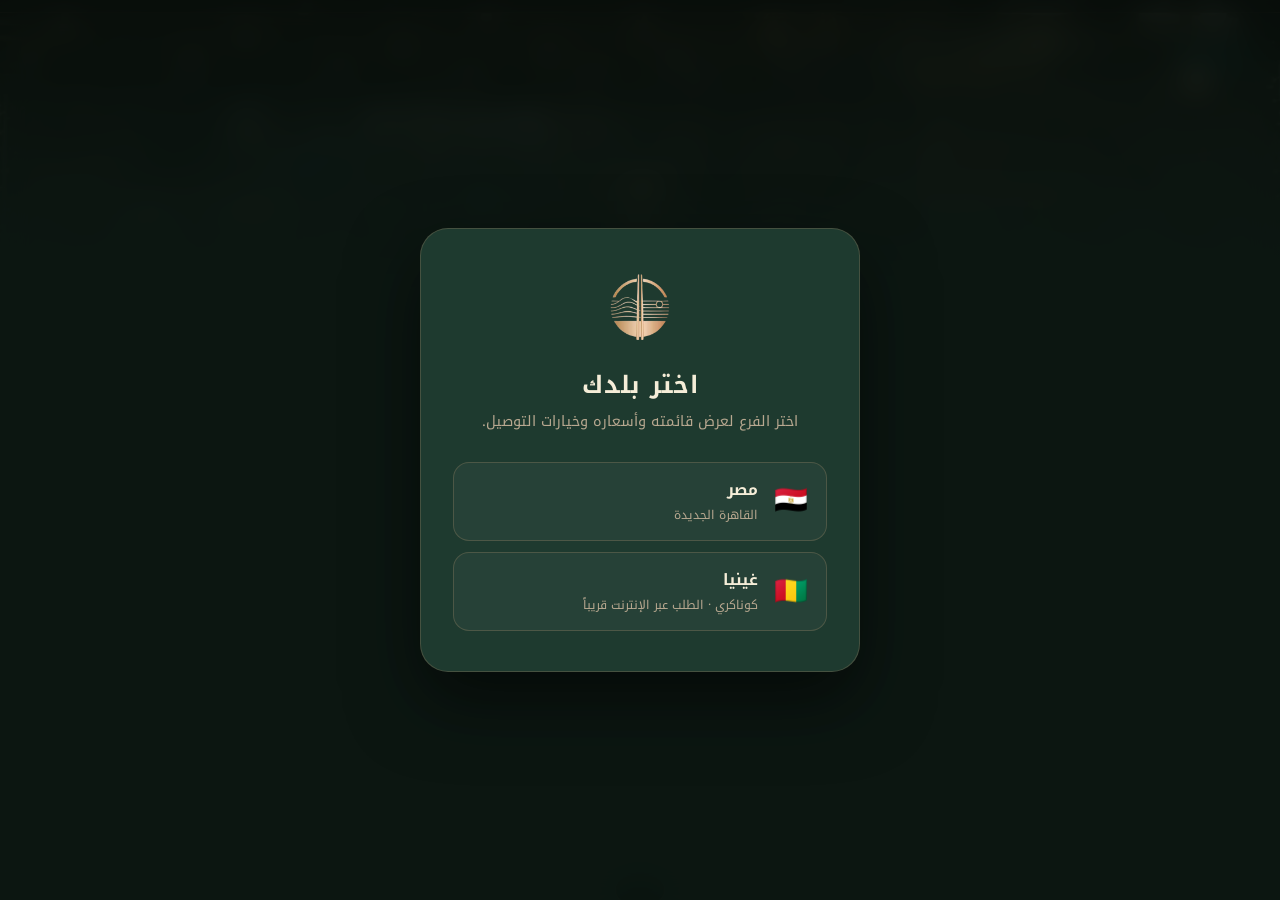
<file: menu_ar.html>
<!DOCTYPE html>
<html lang="ar" dir="rtl">
<head>
    <meta charset="UTF-8">
    <meta name="viewport" content="width=device-width, initial-scale=1.0, maximum-scale=1.0, user-scalable=no">
    <meta name="description" content="قائمة الطعام الصيني الحلال كاملة. اطلب التوصيل.">
    <title>القائمة — لونغدينغشوان</title>
    <link rel="icon" type="image/png" href="images/logo.png">
    <link rel="preconnect" href="https://fonts.googleapis.com">
    <link rel="preconnect" href="https://fonts.gstatic.com" crossorigin>
    <link href="https://fonts.googleapis.com/css2?family=Noto+Kufi+Arabic:wght@400;700&display=swap" rel="stylesheet">
    <link rel="stylesheet" href="https://cdnjs.cloudflare.com/ajax/libs/font-awesome/6.5.2/css/all.min.css">
    <link rel="stylesheet" href="menu.css">
    <link rel="stylesheet" href="country.css">
    <style>
        /* Type for this edition only; menu.css reads these two variables. */
        :root { --font-body: 'Noto Kufi Arabic', sans-serif; --font-display: 'Noto Kufi Arabic', sans-serif; }
    </style>
</head>
<body>
<div id="preloader"><div class="loader-dragon"><img src="images/logo.png" alt="" class="loader-logo"></div>
<script>
/* The preloader hides itself, before any other script runs and regardless of
   whether they succeed. Nothing downstream can trap the page on this screen. */
(function () {
    var p = document.getElementById('preloader');
    if (!p) return;
    var gone = false;
    function hide() {
        if (gone) return;
        gone = true;
        p.classList.add('hidden');
        p.style.opacity = '0';
        p.style.visibility = 'hidden';
        setTimeout(function () { if (p.parentNode) p.parentNode.removeChild(p); }, 600);
    }
    setTimeout(hide, 1500);
    window.addEventListener('load', function () { setTimeout(hide, 200); });
    window.addEventListener('error', hide);          // a dead script must not hold the page
})();
</script></div>
<button class="back-to-top" id="topBtn" onclick="window.scrollTo({top:0,behavior:'smooth'})"><i class="fas fa-arrow-up"></i></button>

<div class="lang-bar" id="lang-bar"></div>

<nav id="nav">
    <a href="#" class="nav-logo" id="nav-logo-link"><img src="images/logo.png" alt=""></a>
    <div class="nav-links" id="navLinks">
        <a href="#" id="nav-home"></a>
        <a href="#" id="nav-dinein"></a>
        <a href="menu_ar.html" id="nav-order" style="color:var(--accent)"></a>
        <a href="track.html" id="nav-track"></a>
    </div>
    <div class="hamburger" id="hamburger" onclick="toggleNav()"><i class="fas fa-bars"></i></div>
</nav>

<section class="menu-hero">
    <span id="hero-eyebrow"></span>
    <h1><span id="hero-title-a"></span><em id="hero-title-b"></em></h1>
    <p id="hero-lead"></p>
    <div class="halal-badge"><i class="fas fa-certificate"></i> <span id="halal-text"></span></div>
    <div class="divider"></div>
</section>

<div class="menu-section">
    <div class="menu-tabs" id="menu-tabs"></div>
    <div id="menu-cats"></div>
</div>

<div class="cart-float" id="cart-float">
    <div class="cart-float-inner">
        <div class="cart-info">
            <div class="cart-item-count" id="cf-count"></div>
            <div class="cart-total-preview" id="cf-total"></div>
        </div>
        <button class="checkout-btn" onclick="proceedToCheckout()">
            <i class="fas fa-bag-shopping"></i> <span id="checkout-label"></span> <div class="cart-badge" id="cf-badge">0</div>
        </button>
    </div>
</div>

<div class="toast" id="toast"></div>

<script src="countries.js"></script>
<script src="i18n.js"></script>
<script src="country.js"></script>
<script src="menu-data.js"></script>
<script src="menu-page.js"></script>
<script src="animations.js"></script>
</body>
</html>
</file>
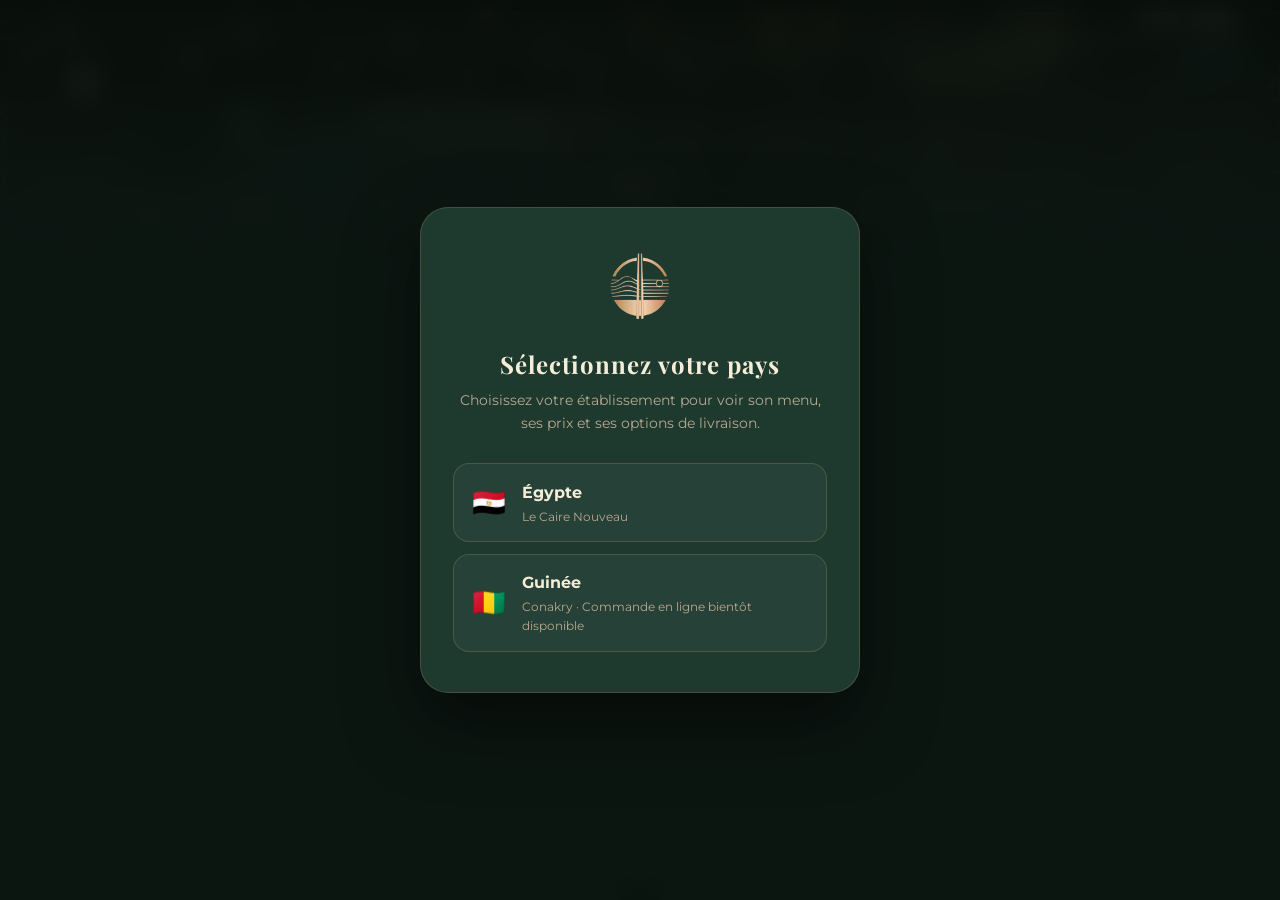
<file: menu_fr.html>
<!DOCTYPE html>
<html lang="fr">
<head>
    <meta charset="UTF-8">
    <meta name="viewport" content="width=device-width, initial-scale=1.0, maximum-scale=1.0, user-scalable=no">
    <meta name="description" content="Le menu chinois halal complet. Commandez en livraison.">
    <title>Menu — Kipé</title>
    <link rel="icon" type="image/png" href="images/logo.png">
    <link rel="preconnect" href="https://fonts.googleapis.com">
    <link rel="preconnect" href="https://fonts.gstatic.com" crossorigin>
    <link href="https://fonts.googleapis.com/css2?family=Playfair+Display:wght@500;700&family=Montserrat:wght@400;600;700&display=swap" rel="stylesheet">
    <link rel="stylesheet" href="https://cdnjs.cloudflare.com/ajax/libs/font-awesome/6.5.2/css/all.min.css">
    <link rel="stylesheet" href="menu.css">
    <link rel="stylesheet" href="country.css">
    <style>
        /* Type for this edition only; menu.css reads these two variables. */
        :root { --font-body: 'Montserrat', sans-serif; --font-display: 'Playfair Display', serif; }
    </style>
</head>
<body>
<div id="preloader"><div class="loader-dragon"><img src="images/logo.png" alt="" class="loader-logo"></div>
<script>
/* The preloader hides itself, before any other script runs and regardless of
   whether they succeed. Nothing downstream can trap the page on this screen. */
(function () {
    var p = document.getElementById('preloader');
    if (!p) return;
    var gone = false;
    function hide() {
        if (gone) return;
        gone = true;
        p.classList.add('hidden');
        p.style.opacity = '0';
        p.style.visibility = 'hidden';
        setTimeout(function () { if (p.parentNode) p.parentNode.removeChild(p); }, 600);
    }
    setTimeout(hide, 1500);
    window.addEventListener('load', function () { setTimeout(hide, 200); });
    window.addEventListener('error', hide);          // a dead script must not hold the page
})();
</script></div>
<button class="back-to-top" id="topBtn" onclick="window.scrollTo({top:0,behavior:'smooth'})"><i class="fas fa-arrow-up"></i></button>

<div class="lang-bar" id="lang-bar"></div>

<nav id="nav">
    <a href="#" class="nav-logo" id="nav-logo-link"><img src="images/logo.png" alt=""></a>
    <div class="nav-links" id="navLinks">
        <a href="#" id="nav-home"></a>
        <a href="#" id="nav-dinein"></a>
        <a href="menu_fr.html" id="nav-order" style="color:var(--accent)"></a>
        <a href="track.html" id="nav-track"></a>
    </div>
    <div class="hamburger" id="hamburger" onclick="toggleNav()"><i class="fas fa-bars"></i></div>
</nav>

<section class="menu-hero">
    <span id="hero-eyebrow"></span>
    <h1><span id="hero-title-a"></span><em id="hero-title-b"></em></h1>
    <p id="hero-lead"></p>
    <div class="halal-badge"><i class="fas fa-certificate"></i> <span id="halal-text"></span></div>
    <div class="divider"></div>
</section>

<div class="menu-section">
    <div class="menu-tabs" id="menu-tabs"></div>
    <div id="menu-cats"></div>
</div>

<div class="cart-float" id="cart-float">
    <div class="cart-float-inner">
        <div class="cart-info">
            <div class="cart-item-count" id="cf-count"></div>
            <div class="cart-total-preview" id="cf-total"></div>
        </div>
        <button class="checkout-btn" onclick="proceedToCheckout()">
            <i class="fas fa-bag-shopping"></i> <span id="checkout-label"></span> <div class="cart-badge" id="cf-badge">0</div>
        </button>
    </div>
</div>

<div class="toast" id="toast"></div>

<script src="countries.js"></script>
<script src="i18n.js"></script>
<script src="country.js"></script>
<script src="menu-data.js"></script>
<script src="menu-page.js"></script>
<script src="animations.js"></script>
</body>
</html>
</file>
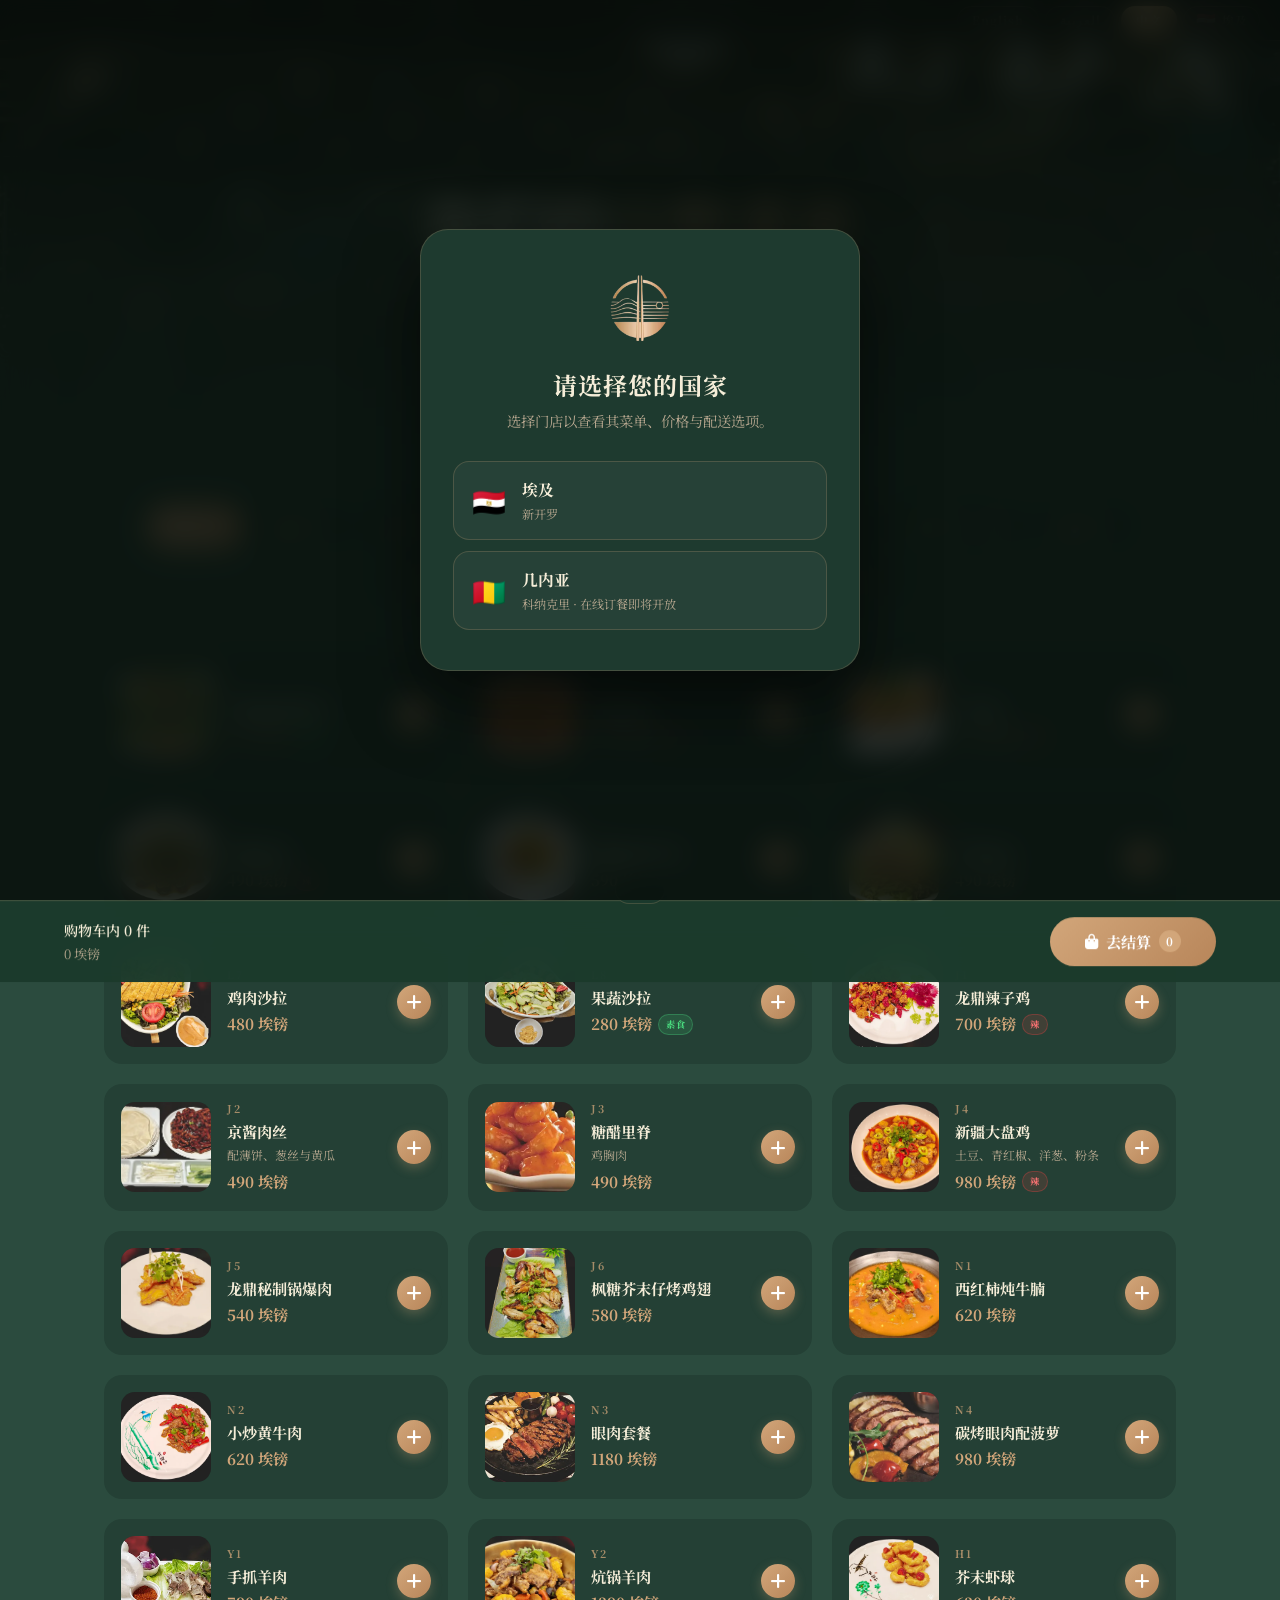
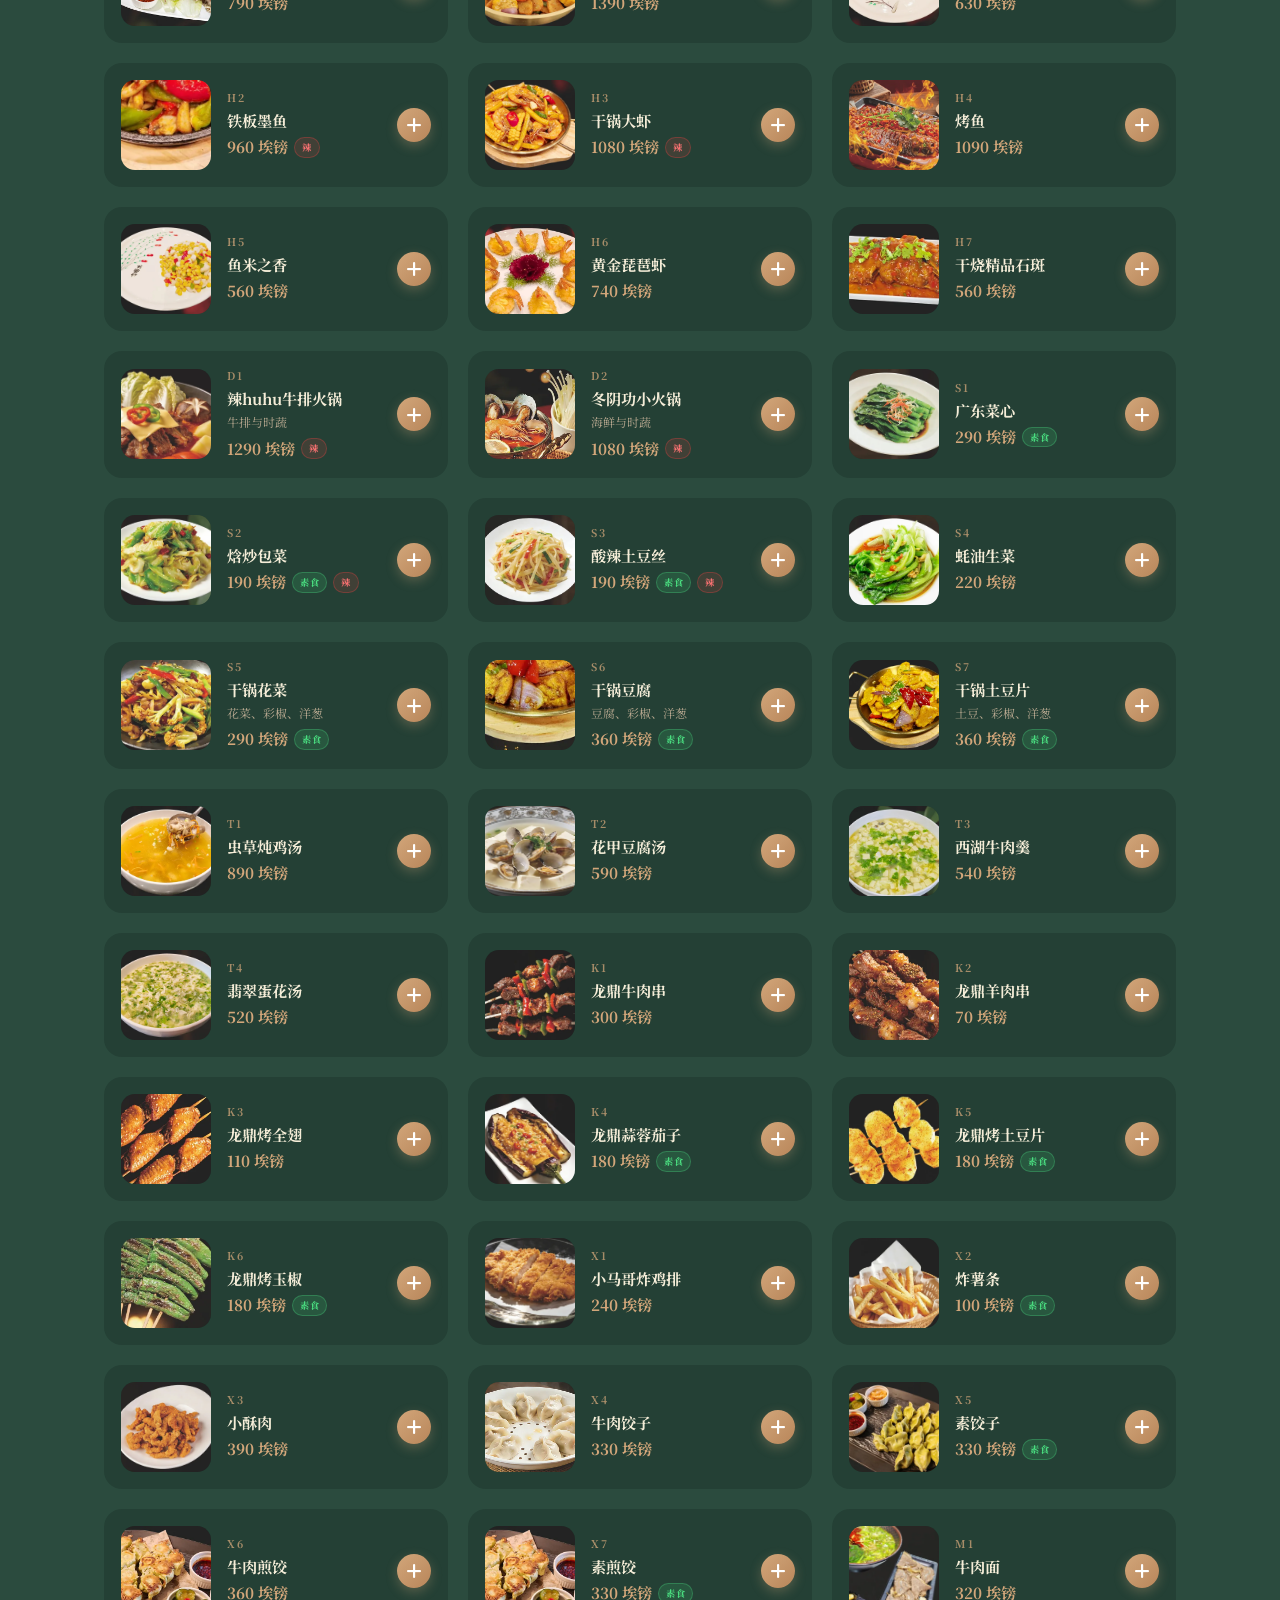
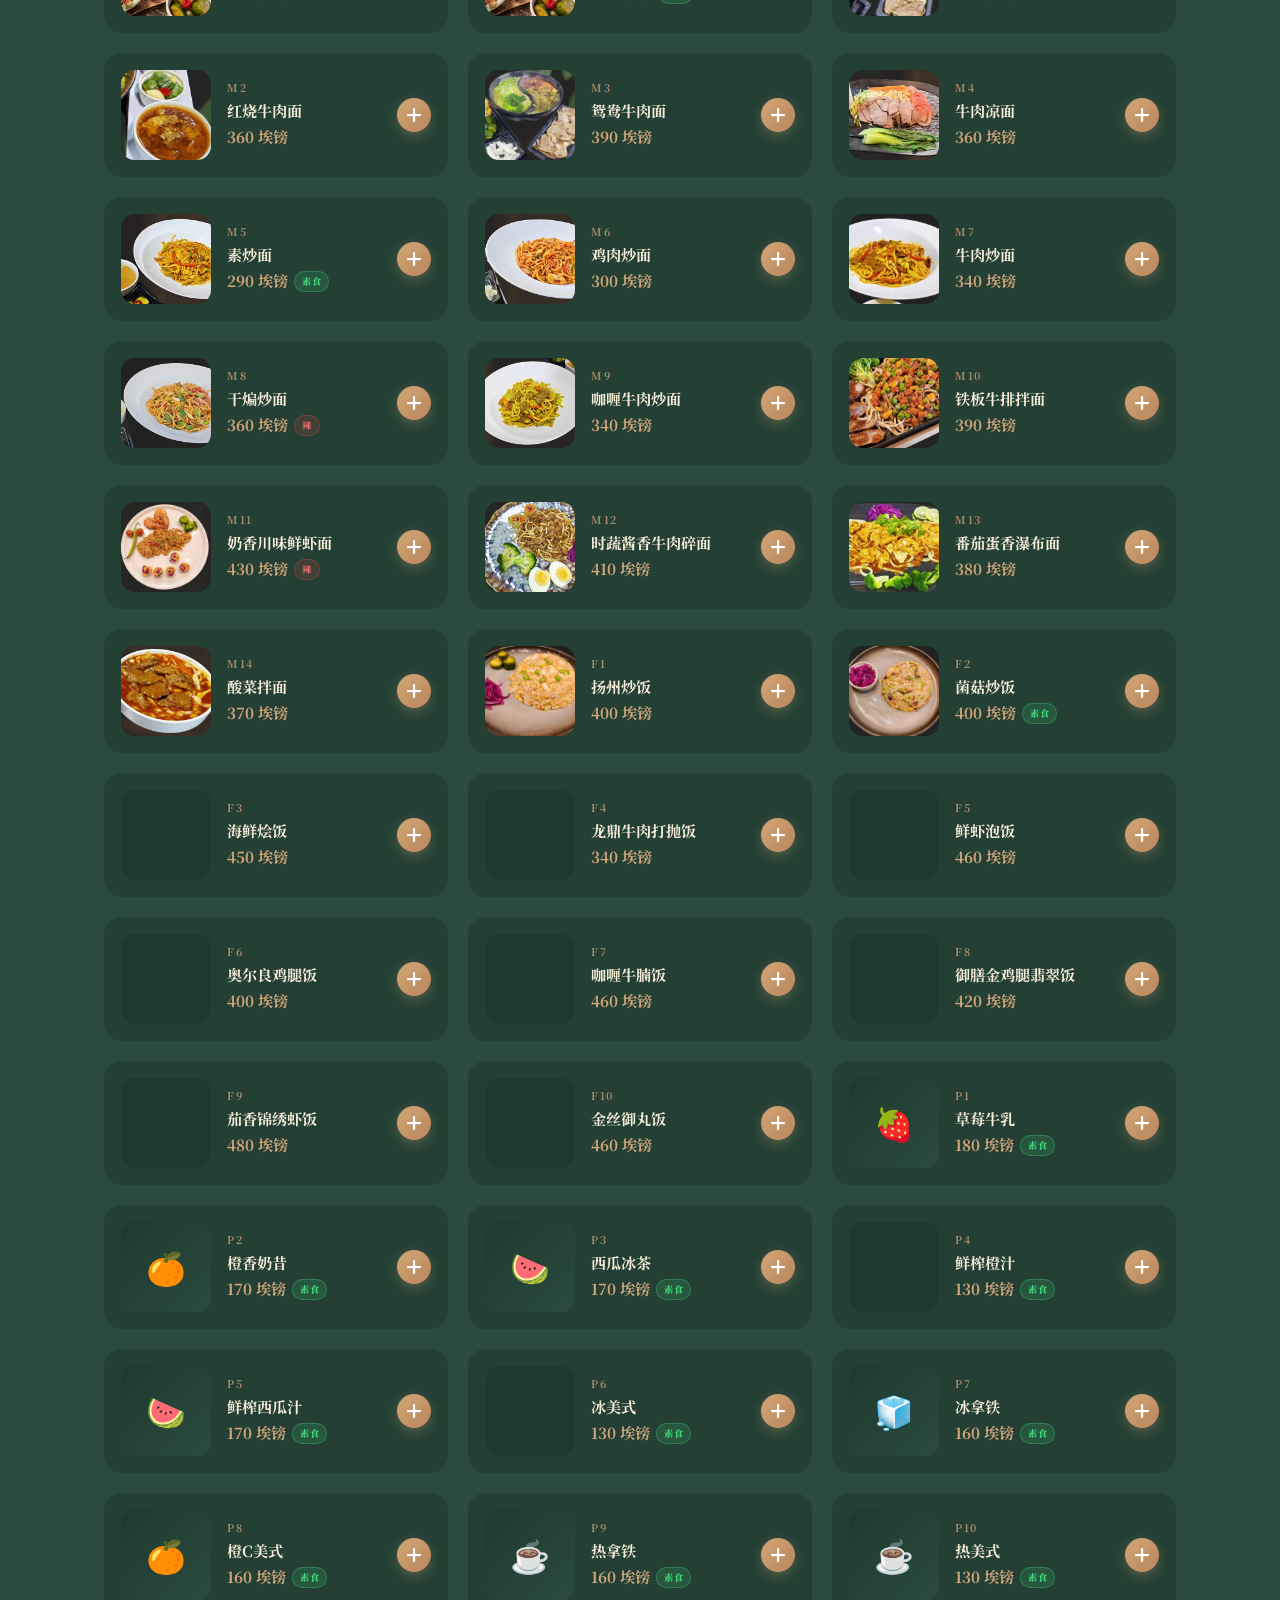
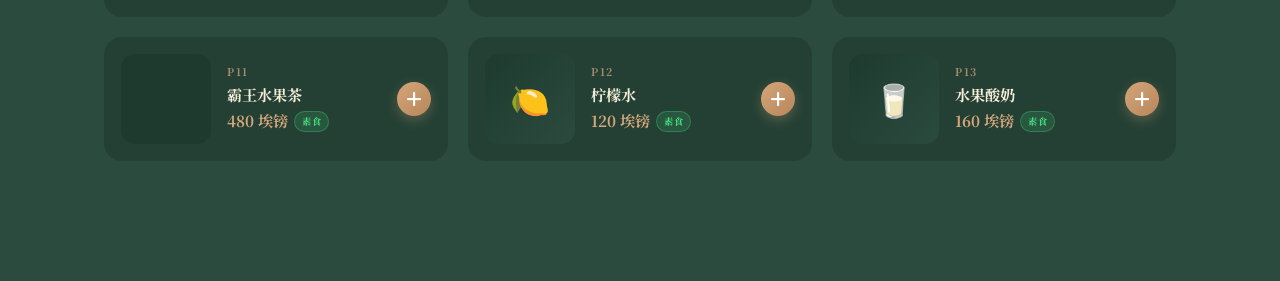
<file: menu_zh.html>
<!DOCTYPE html>
<html lang="zh">
<head>
    <meta charset="UTF-8">
    <meta name="viewport" content="width=device-width, initial-scale=1.0, maximum-scale=1.0, user-scalable=no">
    <meta name="description" content="全清真中餐菜单。可订外送。">
    <title>菜单 — 龙鼎轩</title>
    <link rel="icon" type="image/png" href="images/logo.png">
    <link rel="preconnect" href="https://fonts.googleapis.com">
    <link rel="preconnect" href="https://fonts.gstatic.com" crossorigin>
    <link href="https://fonts.googleapis.com/css2?family=Noto+Serif+SC:wght@400;700&display=swap" rel="stylesheet">
    <link rel="stylesheet" href="https://cdnjs.cloudflare.com/ajax/libs/font-awesome/6.5.2/css/all.min.css">
    <link rel="stylesheet" href="menu.css">
    <link rel="stylesheet" href="country.css">
    <style>
        /* Type for this edition only; menu.css reads these two variables. */
        :root { --font-body: 'Noto Serif SC', serif; --font-display: 'Noto Serif SC', serif; }
    </style>
</head>
<body>
<div id="preloader"><div class="loader-dragon"><img src="images/logo.png" alt="" class="loader-logo"></div>
<script>
/* The preloader hides itself, before any other script runs and regardless of
   whether they succeed. Nothing downstream can trap the page on this screen. */
(function () {
    var p = document.getElementById('preloader');
    if (!p) return;
    var gone = false;
    function hide() {
        if (gone) return;
        gone = true;
        p.classList.add('hidden');
        p.style.opacity = '0';
        p.style.visibility = 'hidden';
        setTimeout(function () { if (p.parentNode) p.parentNode.removeChild(p); }, 600);
    }
    setTimeout(hide, 1500);
    window.addEventListener('load', function () { setTimeout(hide, 200); });
    window.addEventListener('error', hide);          // a dead script must not hold the page
})();
</script></div>
<button class="back-to-top" id="topBtn" onclick="window.scrollTo({top:0,behavior:'smooth'})"><i class="fas fa-arrow-up"></i></button>

<div class="lang-bar" id="lang-bar"></div>

<nav id="nav">
    <a href="#" class="nav-logo" id="nav-logo-link"><img src="images/logo.png" alt=""></a>
    <div class="nav-links" id="navLinks">
        <a href="#" id="nav-home"></a>
        <a href="#" id="nav-dinein"></a>
        <a href="menu_zh.html" id="nav-order" style="color:var(--accent)"></a>
        <a href="track.html" id="nav-track"></a>
    </div>
    <div class="hamburger" id="hamburger" onclick="toggleNav()"><i class="fas fa-bars"></i></div>
</nav>

<section class="menu-hero">
    <span id="hero-eyebrow"></span>
    <h1><span id="hero-title-a"></span><em id="hero-title-b"></em></h1>
    <p id="hero-lead"></p>
    <div class="halal-badge"><i class="fas fa-certificate"></i> <span id="halal-text"></span></div>
    <div class="divider"></div>
</section>

<div class="menu-section">
    <div class="menu-tabs" id="menu-tabs"></div>
    <div id="menu-cats"></div>
</div>

<div class="cart-float" id="cart-float">
    <div class="cart-float-inner">
        <div class="cart-info">
            <div class="cart-item-count" id="cf-count"></div>
            <div class="cart-total-preview" id="cf-total"></div>
        </div>
        <button class="checkout-btn" onclick="proceedToCheckout()">
            <i class="fas fa-bag-shopping"></i> <span id="checkout-label"></span> <div class="cart-badge" id="cf-badge">0</div>
        </button>
    </div>
</div>

<div class="toast" id="toast"></div>

<script src="countries.js"></script>
<script src="i18n.js"></script>
<script src="country.js"></script>
<script src="menu-data.js"></script>
<script src="menu-page.js"></script>
<script src="animations.js"></script>
</body>
</html>
</file>
<file: country.css>
/* ╔══════════════════════════════════════════════════════════════════╗
   ║   Loongdingxuan — country picker and header switcher              ║
   ║   Loaded by every page. Inherits each page's own colour tokens,   ║
   ║   with fallbacks so it also works on the dark operations pages.   ║
   ╚══════════════════════════════════════════════════════════════════╝ */

.ldx-picker {
    position: fixed;
    inset: 0;
    z-index: 100000;
    display: flex;
    align-items: center;
    justify-content: center;
    padding: 1.5rem;
    background: rgba(8, 14, 11, 0.86);
    backdrop-filter: blur(14px);
    -webkit-backdrop-filter: blur(14px);
    animation: ldxFade 0.35s ease-out;
}
@keyframes ldxFade { from { opacity: 0; } to { opacity: 1; } }

.ldx-picker-card {
    width: 100%;
    max-width: 440px;
    padding: 2.5rem 2rem;
    text-align: center;
    border-radius: 28px;
    background: var(--bg-sec, var(--bg-surface, #1e3a2f));
    border: 1px solid var(--border, var(--border-thin, rgba(210, 166, 122, 0.22)));
    box-shadow: 0 30px 70px rgba(0, 0, 0, 0.55);
    animation: ldxRise 0.45s cubic-bezier(0.22, 1, 0.36, 1);
}
@keyframes ldxRise { from { opacity: 0; transform: translateY(22px) scale(0.97); } to { opacity: 1; transform: none; } }

.ldx-picker-logo { width: 74px; height: auto; margin-bottom: 1.2rem; object-fit: contain; }

.ldx-picker-card h2 {
    margin: 0 0 0.6rem;
    font-size: 1.5rem;
    line-height: 1.25;
    color: var(--text-main, #F5EDD8);
}
.ldx-picker-card p {
    margin: 0 0 1.8rem;
    font-size: 0.9rem;
    line-height: 1.6;
    color: var(--text-muted, #b8a890);
}

.ldx-picker-list { display: flex; flex-direction: column; gap: 0.7rem; }

.ldx-country {
    display: flex;
    align-items: center;
    gap: 1rem;
    width: 100%;
    padding: 0.95rem 1.1rem;
    border-radius: 16px;
    cursor: pointer;
    text-align: start;
    font: inherit;
    color: var(--text-main, #F5EDD8);
    background: rgba(255, 255, 255, 0.04);
    border: 1px solid var(--border, rgba(210, 166, 122, 0.22));
    transition: transform 0.25s ease, border-color 0.25s ease, background 0.25s ease;
}
.ldx-country:hover,
.ldx-country:focus-visible {
    transform: translateY(-2px);
    border-color: var(--accent, #D2A67A);
    background: rgba(210, 166, 122, 0.1);
    outline: none;
}

.ldx-flag { font-size: 1.7rem; line-height: 1; flex-shrink: 0; }
.ldx-country-text { display: flex; flex-direction: column; gap: 2px; min-width: 0; }
.ldx-country-name { font-size: 0.98rem; font-weight: 700; }
.ldx-country-sub { font-size: 0.76rem; color: var(--text-muted, #b8a890); }

/* Header chip */
.ldx-switcher {
    display: inline-flex;
    align-items: center;
    gap: 6px;
    padding: 4px 12px;
    border-radius: 20px;
    cursor: pointer;
    font: inherit;
    font-size: 0.72rem;
    font-weight: 700;
    letter-spacing: 0.5px;
    color: var(--text-muted, #b8a890);
    background: transparent;
    border: 1px solid var(--border, var(--border-thin, rgba(210, 166, 122, 0.22)));
    transition: all 0.3s ease;
}
.ldx-switcher:hover {
    color: #fff;
    border-color: transparent;
    background: var(--gradient, linear-gradient(135deg, #D2A67A 0%, #b8865a 100%));
}
.ldx-switcher .ldx-flag { font-size: 1rem; }
@media (max-width: 560px) {
    .ldx-switcher-name { display: none; }
    .ldx-switcher { padding: 4px 9px; }
}

/* Branch with no online menu yet */
.ldx-offline {
    max-width: 560px;
    margin: 3rem auto;
    padding: 2.5rem 2rem;
    text-align: center;
    border-radius: 24px;
    background: var(--bg-card, var(--bg-sec, #244035));
    border: 1px solid var(--border, rgba(210, 166, 122, 0.22));
}
.ldx-offline h3 { margin: 0 0 0.7rem; font-size: 1.3rem; color: var(--text-main, #F5EDD8); }
.ldx-offline p { margin: 0 0 1.6rem; font-size: 0.9rem; line-height: 1.7; color: var(--text-muted, #b8a890); }
.ldx-offline-phones { display: flex; flex-direction: column; gap: 0.6rem; align-items: center; }
.ldx-offline-phones a {
    display: inline-flex;
    align-items: center;
    gap: 0.6rem;
    padding: 0.8rem 1.6rem;
    border-radius: 50px;
    font-weight: 700;
    font-size: 0.9rem;
    color: #fff;
    text-decoration: none;
    background: var(--gradient, linear-gradient(135deg, #D2A67A 0%, #b8865a 100%));
    transition: transform 0.25s ease, box-shadow 0.25s ease;
}
.ldx-offline-phones a:hover { transform: translateY(-2px); box-shadow: 0 10px 22px rgba(210, 166, 122, 0.35); }
</file>
<file: menu.css>
/* ╔══════════════════════════════════════════════════════════════════╗
   ║   Loongdingxuan — catalogue styles                                ║
   ║   Shared by menu.html, menu_ar.html and menu_zh.html.             ║
   ║   Language-specific type is set per page via --font-body /        ║
   ║   --font-display; direction is handled by body.rtl below.         ║
   ╚══════════════════════════════════════════════════════════════════╝ */

:root {
    --bg-main: #2B4B3E;
    --bg-sec: #1e3a2f;
    --bg-card: #244035;
    --accent: #D2A67A;
    --accent-light: #e8c8a0;
    --cream: #FDEBD2;
    --text-main: #F5EDD8;
    --text-muted: #b8a890;
    --border: rgba(210,166,122,0.22);
    --trans: all 0.4s cubic-bezier(0.25,0.8,0.25,1);
    --shadow: 0 15px 35px rgba(0,0,0,0.4);
    --gradient: linear-gradient(135deg, #D2A67A 0%, #b8865a 100%);
    --gradient-gold: linear-gradient(135deg, #f0d4a0 0%, #D2A67A 50%, #b8865a 100%);
    --green: #4ADE80;
}

::-webkit-scrollbar { width: 6px; }
::-webkit-scrollbar-track { background: var(--bg-sec); }
::-webkit-scrollbar-thumb { background: var(--accent); border-radius: 10px; }

* { margin: 0; padding: 0; box-sizing: border-box; -webkit-tap-highlight-color: transparent; }
html { scroll-behavior: smooth; }
body { background: var(--bg-main); color: var(--text-main); font-family: var(--font-body); overflow-x: hidden; line-height: 1.6; }
h1, h2, h3, h4 { font-family: var(--font-display); font-weight: 700; letter-spacing: 1px; }
a { text-decoration: none; transition: var(--trans); color: inherit; }
button { cursor: pointer; border: none; background: none; font-family: inherit; transition: var(--trans); }

/* PRELOADER */
#preloader { position: fixed; inset: 0; background: var(--bg-main); z-index: 9999; display: flex; justify-content: center; align-items: center; transition: opacity 0.6s ease, visibility 0.6s ease; }
#preloader.hidden { opacity: 0; visibility: hidden; }
.loader-dragon { display: flex; flex-direction: column; align-items: center; }
.loader-logo { width: 120px; height: auto; animation: pulseLogo 1.5s ease-in-out infinite; }
@keyframes pulseLogo { 0% { transform: scale(0.95); opacity: 0.6; } 50% { transform: scale(1.05); opacity: 1; } 100% { transform: scale(0.95); opacity: 0.6; } }

/* LANG BAR */
.lang-bar { position: fixed; top: 0; left: 0; width: 100%; z-index: 1001; display: flex; justify-content: flex-end; padding: 6px 20px; gap: 6px; background: rgba(13,11,8,0.88); backdrop-filter: blur(10px); border-bottom: 1px solid var(--border); }
.lang-btn { padding: 4px 14px; border-radius: 20px; font-size: 0.72rem; font-weight: 700; letter-spacing: 1px; color: var(--text-muted); border: 1px solid var(--border); background: transparent; transition: var(--trans); }
.lang-btn:hover, .lang-btn.active { background: var(--gradient); color: #fff; border-color: transparent; }

/* NAV */
nav { position: fixed; top: 36px; width: 100%; padding: 18px 5%; display: flex; justify-content: space-between; align-items: center; z-index: 1000; transition: var(--trans); }
nav.scrolled { background: rgba(27,58,44,0.95); backdrop-filter: blur(15px); padding: 10px 5%; border-bottom: 1px solid var(--border); box-shadow: 0 5px 20px rgba(0,0,0,0.5); }
.nav-logo { display: flex; align-items: center; gap: 10px; }
.nav-logo img { height: 40px; width: auto; object-fit: contain; }
.nav-links { display: flex; gap: 22px; align-items: center; }
.nav-links a { color: var(--text-main); font-size: 0.78rem; font-weight: 600; text-transform: uppercase; letter-spacing: 1.5px; position: relative; }
.nav-links a::after { content: ''; position: absolute; bottom: -5px; left: 0; width: 0; height: 2px; background: var(--accent); transition: var(--trans); }
.nav-links a:hover::after { width: 100%; }
.nav-links a:hover { color: var(--accent); }
.hamburger { display: none; font-size: 1.4rem; cursor: pointer; color: var(--text-main); z-index: 1001; }

/* HERO STRIP */
.menu-hero { padding: 140px 5% 60px; text-align: center; background: linear-gradient(rgba(13,11,8,0.55), rgba(43,75,62,1)), url('images/bg.jpg') center/cover no-repeat; position: relative; }
.menu-hero > span { display: block; color: var(--accent); font-size: 0.85rem; letter-spacing: 5px; text-transform: uppercase; font-weight: 700; margin-bottom: 12px; }
.menu-hero h1 { font-size: clamp(2.2rem, 6vw, 3.8rem); margin-bottom: 14px; }
.menu-hero h1 em { font-style: normal; background: var(--gradient-gold); -webkit-background-clip: text; -webkit-text-fill-color: transparent; background-clip: text; }
.menu-hero p { color: var(--text-muted); font-size: 1rem; max-width: 560px; margin: 0 auto; }
.divider { width: 50px; height: 3px; background: var(--accent); margin: 18px auto 0; border-radius: 10px; }

/* MAIN CONTENT */
.menu-section { padding: 60px 5% 120px; max-width: 1200px; margin: 0 auto; }

/* CATEGORY TABS */
.menu-tabs { display: flex; justify-content: center; flex-wrap: wrap; gap: 10px; margin-bottom: 50px; }
.menu-tab { color: var(--text-muted); font-size: 0.88rem; font-weight: 700; text-transform: uppercase; padding: 11px 22px; border-radius: 50px; background: var(--bg-sec); border: 1px solid var(--border); transition: var(--trans); }
.menu-tab.active, .menu-tab:hover { color: #fff; background: var(--gradient); border-color: transparent; box-shadow: 0 5px 15px rgba(210,166,122,0.3); }

/* MENU GRID */
.menu-cat { display: none; animation: fadeIn 0.5s ease-out; }
.menu-cat.active { display: grid; grid-template-columns: repeat(auto-fill, minmax(340px, 1fr)); gap: 20px; }
@keyframes fadeIn { from { opacity: 0; transform: scale(0.98); } to { opacity: 1; transform: scale(1); } }

/* MENU CARD */
.menu-card { display: flex; align-items: center; gap: 16px; padding: 16px; border-radius: 18px; background: var(--bg-card); border: 1px solid transparent; transition: var(--trans); }
.menu-card:hover { border-color: var(--border); transform: translateY(-4px); box-shadow: var(--shadow); }
.menu-card.in-cart { border-color: var(--accent); background: rgba(210,166,122,0.06); }
.menu-img-wrap { width: 90px; height: 90px; flex-shrink: 0; overflow: hidden; border-radius: 14px; background: var(--bg-sec); }
.menu-img-wrap img { width: 100%; height: 100%; object-fit: cover; transition: transform 0.5s ease; }
.menu-card:hover .menu-img-wrap img { transform: scale(1.1); }
.menu-img-placeholder { width: 100%; height: 100%; display: flex; align-items: center; justify-content: center; font-size: 2rem; background: linear-gradient(135deg, var(--bg-sec), var(--bg-main)); }
.card-info { flex: 1; min-width: 0; }
.card-code { font-size: 0.66rem; font-weight: 700; letter-spacing: 1.5px; color: var(--accent); opacity: 0.75; margin-bottom: 2px; }
.card-name { font-size: 0.95rem; font-weight: 700; color: var(--text-main); margin-bottom: 2px; }
.card-native { font-size: 0.8rem; color: var(--text-muted); margin-bottom: 4px; }
.card-desc { font-size: 0.75rem; color: var(--text-muted); line-height: 1.45; margin-bottom: 6px; }
.card-price { font-size: 0.95rem; font-weight: 700; color: var(--accent); display: flex; align-items: center; gap: 6px; flex-wrap: wrap; }
.tag { font-size: 0.58rem; font-weight: 700; letter-spacing: 0.5px; text-transform: uppercase; padding: 2px 7px; border-radius: 50px; }
.tag.veg { background: rgba(74,222,128,0.14); color: var(--green); border: 1px solid rgba(74,222,128,0.3); }
.tag.spicy { background: rgba(239,68,68,0.14); color: #f87171; border: 1px solid rgba(239,68,68,0.3); }
.halal-badge { display: inline-flex; align-items: center; gap: 8px; margin-top: 18px; padding: 7px 18px; border-radius: 50px; border: 1px solid var(--border); background: rgba(210,166,122,0.08); color: var(--accent-light); font-size: 0.72rem; font-weight: 700; letter-spacing: 2px; text-transform: uppercase; }
.card-actions { flex-shrink: 0; display: flex; flex-direction: column; align-items: center; gap: 8px; }
.add-btn { width: 34px; height: 34px; border-radius: 50%; background: var(--gradient); color: #fff; font-size: 1.1rem; display: flex; align-items: center; justify-content: center; transition: var(--trans); box-shadow: 0 4px 12px rgba(210,166,122,0.3); }
.add-btn:hover { transform: scale(1.15); box-shadow: 0 6px 18px rgba(210,166,122,0.5); }
.qty-ctrl { display: flex; align-items: center; gap: 6px; }
.qty-btn { width: 28px; height: 28px; border-radius: 50%; background: rgba(210,166,122,0.14); border: 1px solid rgba(210,166,122,0.3); color: var(--accent); font-size: 0.9rem; display: flex; align-items: center; justify-content: center; transition: var(--trans); }
.qty-btn:hover { background: rgba(210,166,122,0.28); }
.qty-count { font-size: 0.9rem; font-weight: 700; min-width: 20px; text-align: center; color: var(--text-main); }

/* CART FLOATING BAR */
.cart-float { position: fixed; bottom: 0; left: 0; right: 0; z-index: 500; padding: 1rem 5%; background: rgba(27,58,44,0.97); backdrop-filter: blur(20px); border-top: 1px solid var(--border); transform: translateY(100%); transition: transform 0.4s cubic-bezier(0.22,1,0.36,1); }
.cart-float.visible { transform: translateY(0); }
.cart-float-inner { max-width: 1200px; margin: 0 auto; display: flex; align-items: center; justify-content: space-between; gap: 1rem; flex-wrap: wrap; }
.cart-info { display: flex; flex-direction: column; gap: 2px; }
.cart-item-count { font-size: 0.88rem; font-weight: 600; }
.cart-item-count span { color: var(--accent); }
.cart-total-preview { font-size: 0.82rem; color: var(--text-muted); }
.checkout-btn { background: var(--gradient); color: #fff; border: none; border-radius: 50px; padding: 0.85rem 2.2rem; font-family: var(--font-body); font-size: 0.95rem; font-weight: 700; cursor: pointer; transition: var(--trans); white-space: nowrap; display: flex; align-items: center; gap: 0.5rem; }
.checkout-btn:hover { transform: translateY(-2px); box-shadow: 0 8px 22px rgba(210,166,122,0.4); }
.cart-badge { background: var(--accent); color: #fff; width: 22px; height: 22px; border-radius: 50%; font-size: 0.72rem; font-weight: 700; display: inline-flex; align-items: center; justify-content: center; }

/* TOAST */
.toast { position: fixed; bottom: 6rem; left: 50%; transform: translateX(-50%) translateY(100px); background: rgba(27,58,44,0.98); backdrop-filter: blur(15px); border: 1px solid var(--border); border-radius: 50px; padding: 0.8rem 1.5rem; font-size: 0.88rem; font-weight: 500; z-index: 10000; transition: transform 0.4s cubic-bezier(0.22,1,0.36,1); white-space: nowrap; pointer-events: none; }
.toast.show { transform: translateX(-50%) translateY(0); }
.toast.success { border-color: rgba(210,166,122,0.4); color: var(--accent); }

/* BACK TO TOP */
.back-to-top { position: fixed; right: 25px; bottom: 80px; width: 45px; height: 45px; background: var(--gradient); color: #fff; display: flex; justify-content: center; align-items: center; border-radius: 50%; z-index: 400; box-shadow: 0 10px 20px rgba(0,0,0,0.3); transition: var(--trans); opacity: 0; visibility: hidden; transform: translateY(20px); }
.back-to-top.visible { opacity: 1; visibility: visible; transform: translateY(0); }
.back-to-top:hover { transform: translateY(-5px) scale(1.1); }

/* RESPONSIVE */
@media (max-width: 992px) {
    .menu-cat.active { grid-template-columns: repeat(auto-fill, minmax(280px, 1fr)); }
}
@media (max-width: 768px) {
    nav { padding: 12px 5%; }
    .nav-links { position: fixed; top: 0; right: -100%; width: 82%; height: 100vh; background: var(--bg-sec); flex-direction: column; justify-content: center; transition: 0.6s cubic-bezier(0.77,0.2,0.05,1.0); box-shadow: -15px 0 40px rgba(0,0,0,0.7); z-index: 1000; }
    .nav-links.active { right: 0; }
    .nav-links a { font-size: 1.3rem; margin: 12px 0; }
    .hamburger { display: block; }
    .menu-hero { padding: 120px 5% 40px; }
    .menu-cat.active { grid-template-columns: 1fr; }
    .back-to-top { bottom: 90px; right: 18px; }
}
@media (max-width: 480px) {
    .menu-card { flex-direction: column; align-items: flex-start; }
    .menu-img-wrap { width: 100%; height: 160px; }
    .card-actions { flex-direction: row; width: 100%; justify-content: flex-end; }
}

/* ─── RIGHT-TO-LEFT (Arabic) ───────────────────────────────────────────
   Direction-aware rules only. Everything above is shared by all three
   language editions of the catalogue.                                   */
body.rtl { direction: rtl; text-align: right; }
body.rtl .lang-bar { flex-direction: row-reverse; justify-content: flex-start; }
body.rtl .menu-card { flex-direction: row-reverse; }
body.rtl .nav-links a::after { left: auto; right: 0; }
body.rtl .card-price { flex-direction: row-reverse; }
body.rtl .cart-float-inner { flex-direction: row-reverse; }
body.rtl .cart-info { text-align: right; }
body.rtl .back-to-top { right: auto; left: 25px; }
@media (max-width: 768px) {
    body.rtl .nav-links { right: auto; left: -100%; box-shadow: 15px 0 40px rgba(0,0,0,0.7); }
    body.rtl .nav-links.active { left: 0; }
    body.rtl .back-to-top { left: 18px; right: auto; }
}
@media (max-width: 480px) {
    body.rtl .menu-card { flex-direction: column; align-items: flex-end; }
    body.rtl .card-actions { justify-content: flex-start; }
}
</file>
